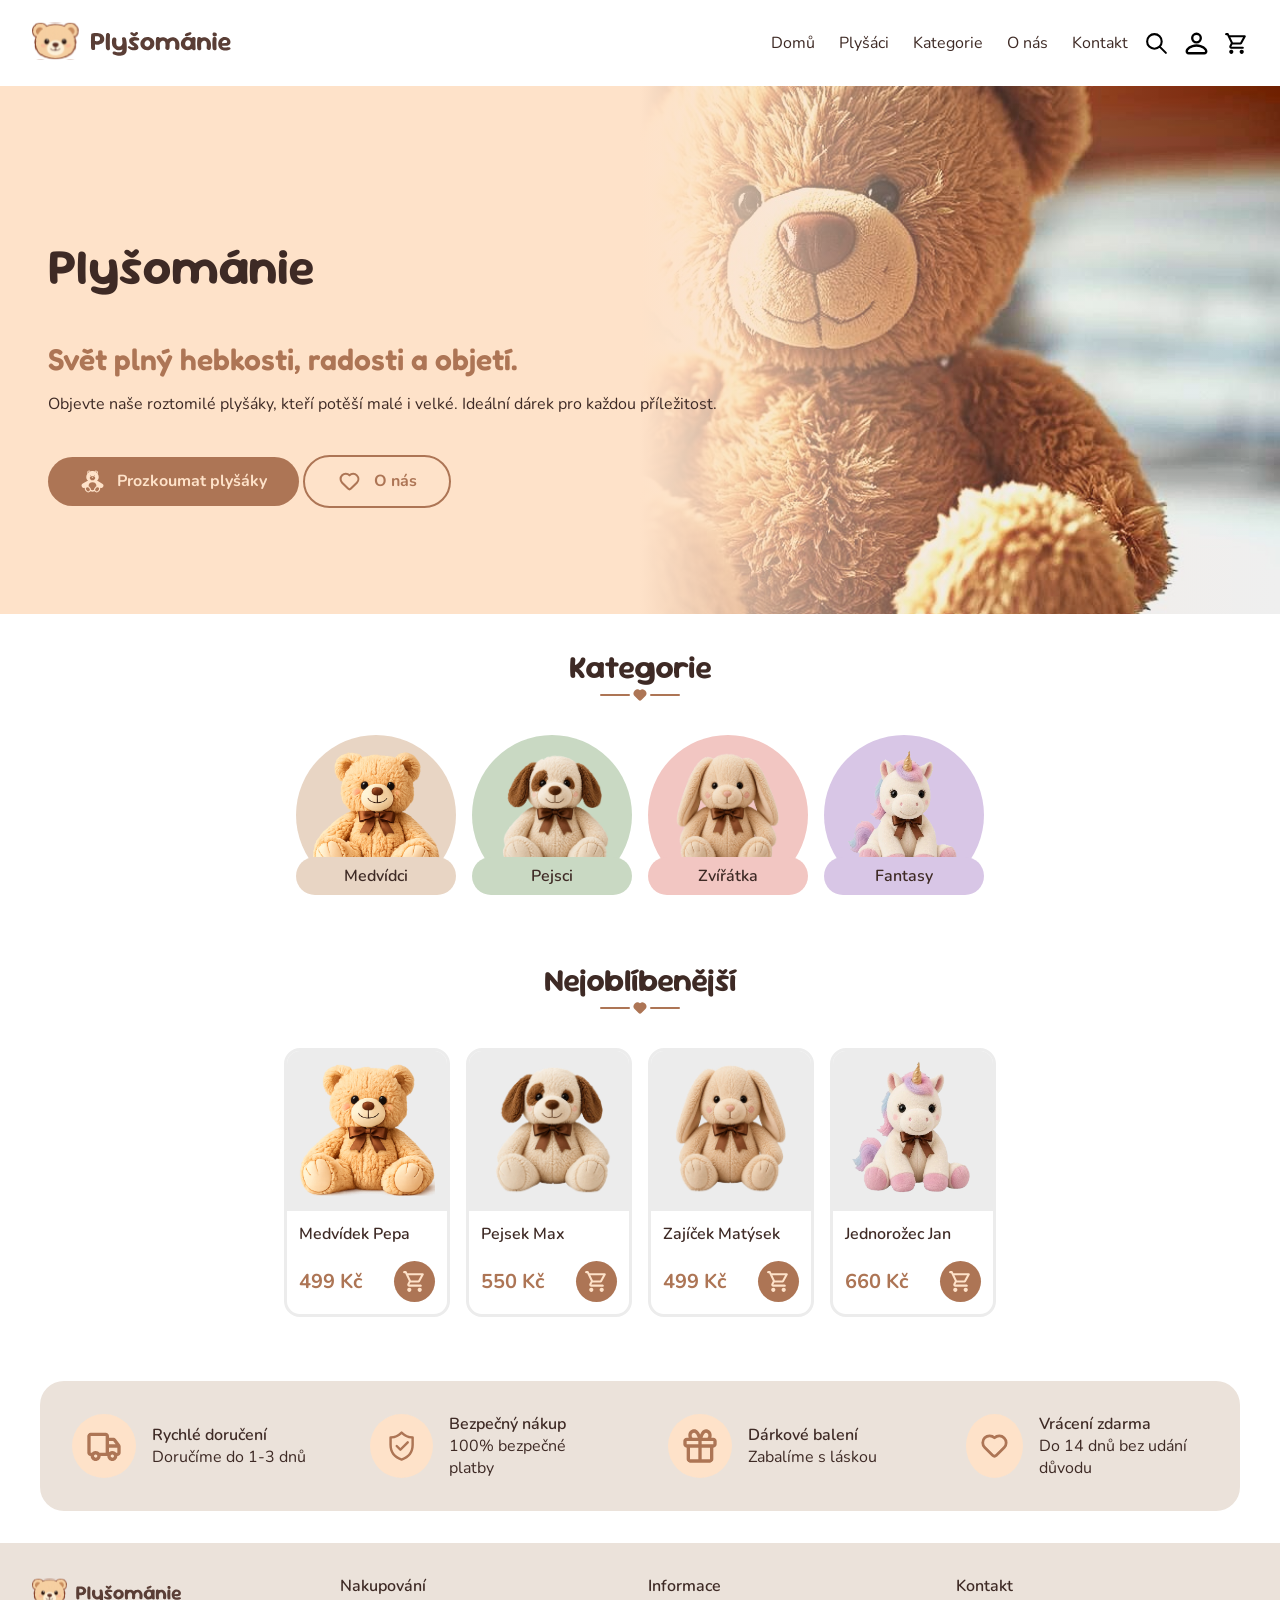
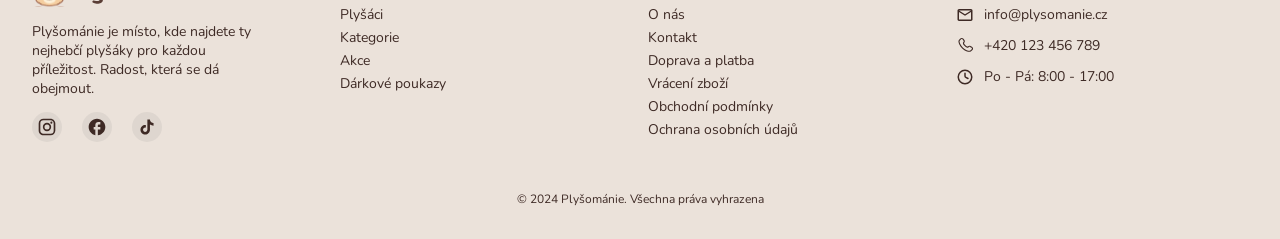
<file: index.html>
<!DOCTYPE html>
<html lang="cs">

<head>
    <meta charset="UTF-8">
    <meta name="viewport" content="width=device-width, initial-scale=1.0">
    <link rel="stylesheet" href="./CSS/main.css">
    <link rel="icon" type="image/png" href="./Pictures/Logo/favicon (1)/favicon-96x96.png" sizes="96x96" />
    <link rel="icon" type="image/svg+xml" href="./Pictures/Logo/favicon (1)/favicon.svg" />
    <link rel="shortcut icon" href="./Pictures/Logo/favicon (1)/favicon.ico" />
    <link rel="apple-touch-icon" sizes="180x180" href="./Pictures/Logo/favicon (1)/apple-touch-icon.png" />
    <link rel="manifest" href="./Pictures/Logo/favicon (1)/site.webmanifest" />
    <title>Plyšománie - domovská stránka</title>
</head>

<body>
    <!-- Header -->
    <header class="header">
        <div class="header__container">
            <a href="./index.html" class="logo">
                <img src="./Pictures/Logo/Logo_a_název.svg" class="logo__image" alt="Logo">
            </a>
            <div class="header__right">
                <div class="hamburger-zone">
                    <button class="hamburger-btn">
                        <div class="hamburger">
                            <span></span>
                            <span></span>
                            <span></span>
                        </div>
                    </button>

                    <nav class="nav">
                        <ul class="nav__list">
                            <li><a href="./index.html" class="nav__link">Domů</a></li>
                            <li><a href="./HTML/Plyšáci.html" class="nav__link">Plyšáci</a></li>
                            <li><a href="./HTML/Kategorie.html" class="nav__link">Kategorie</a></li>
                            <li><a href="./HTML/O nás.html" class="nav__link">O nás</a></li>
                            <li><a href="./HTML/Kontakt.html" class="nav__link">Kontakt</a></li>
                        </ul>
                        <div class="icons">
                            <a href="#hledat" class="search-icon">
                                <svg xmlns="http://www.w3.org/2000/svg" width="25" height="25" viewBox="0 0 24 24">
                                    <path d="M0 0h24v24H0z" fill="none" />
                                    <path fill="none" stroke="#000" stroke-linecap="round" stroke-linejoin="round"
                                        stroke-width="2" d="M3 10a7 7 0 1 0 14 0a7 7 0 1 0-14 0m18 11l-6-6" />
                                </svg>
                            </a>
                            <a href="#profil" class="profile-icon">
                                <svg xmlns="http://www.w3.org/2000/svg" width="25" height="25" viewBox="0 0 16 16">
                                    <path d="M0 0h16v16H0z" fill="none" />
                                    <path fill="#000"
                                        d="M8 8.5c3.85 0 7 2.5 7 4.5a2 2 0 0 1-2 2H3a2 2 0 0 1-2-2c0-2 3.15-4.5 7-4.5M8 10c-1.61 0-3.064.526-4.092 1.234C2.798 12.001 2.5 12.733 2.5 13a.5.5 0 0 0 .5.5h10a.5.5 0 0 0 .5-.5c0-.267-.297-1-1.408-1.766C11.064 10.526 9.609 10 8 10m0-9a3.5 3.5 0 1 1 0 7a3.5 3.5 0 0 1 0-7m0 1.5a2 2 0 1 0 0 4a2 2 0 0 0 0-4" />
                                </svg>
                            </a>
                            <a href="#košík" class="cart-icon">
                                <svg xmlns="http://www.w3.org/2000/svg" width="25" height="25" viewBox="0 0 24 24">
                                    <path d="M0 0h24v24H0z" fill="none" />
                                    <path fill="#000"
                                        d="M5.588 21.413Q5 20.825 5 20t.588-1.412T7 18t1.413.588T9 20t-.587 1.413T7 22t-1.412-.587m10 0Q15 20.825 15 20t.588-1.412T17 18t1.413.588T19 20t-.587 1.413T17 22t-1.412-.587M6.15 6l2.4 5h7l2.75-5zM5.2 4h14.75q.575 0 .875.513t.025 1.037l-3.55 6.4q-.275.5-.737.775T15.55 13H8.1L7 15h11q.425 0 .713.288T19 16t-.288.713T18 17H7q-1.125 0-1.7-.987t-.05-1.963L6.6 11.6L3 4H2q-.425 0-.712-.288T1 3t.288-.712T2 2h1.625q.275 0 .525.15t.375.425zm3.35 7h7z" />
                                </svg>
                            </a>
                        </div>
                    </nav>
                </div>
            </div>
    </header>
    <!--a-->
    <!-- Hero -->
    <section class="hero">
        <div>
            <h1 class="hero__title">Plyšománie</h1>
            <span class="hero__subtitle">Svět plný hebkosti, radosti a objetí.</span>
            <p class="hero__description">Objevte naše roztomilé plyšáky, kteří potěší malé i velké. Ideální dárek pro
                každou příležitost.</p>
        </div>
        <div>
            <a href="./HTML/Plyšáci.html" class="hero__button">

                <svg xmlns="http://www.w3.org/2000/svg" width="25" height="25" viewBox="0 0 32 32">
                    <path d="M0 0h32v32H0z" fill="none" />
                    <g fill="#fee2c9">
                        <path
                            d="M15.5 10a.5.5 0 0 0-.458.299c-.053.121.01.254.104.347l.5.5a.5.5 0 0 0 .708 0l.5-.5c.093-.093.157-.226.104-.347A.5.5 0 0 0 16.5 10z" />
                        <path
                            d="M9 4.57c0 .535.168 1.031.454 1.438C8.567 7.174 8 8.584 8 10.152c0 2.216.901 3.698 2.357 4.625l-6.759 3.902A3 3 0 0 0 6.4 23.98a3.5 3.5 0 0 0 .423 3.438l.895 1.203a3.5 3.5 0 0 0 5.62-.004A8 8 0 0 0 16 29.07c.937 0 1.836-.16 2.671-.457a3.5 3.5 0 0 0 5.622.008l.896-1.203a3.5 3.5 0 0 0 .42-3.445a3 3 0 0 0 2.906-5.244l-6.683-4.078C23.176 13.72 24 12.271 24 10.152c0-1.568-.567-2.978-1.454-4.144a2.5 2.5 0 0 0-4.032-2.956c-.846-.313-1.707-.482-2.514-.482s-1.668.169-2.514.482A2.5 2.5 0 0 0 9 4.57m2.5-1.5c.396 0 .756.154 1.024.404a9.2 9.2 0 0 0-2.38 1.738A1.5 1.5 0 0 1 11.5 3.07M21 22.112a3.5 3.5 0 0 0-1.426 1.126l-.896 1.203a3.5 3.5 0 0 0-.69 2.219c-.61.264-1.282.41-1.988.41c-.702 0-1.37-.144-1.976-.405a3.5 3.5 0 0 0-.69-2.224l-.896-1.203A3.5 3.5 0 0 0 11 22.107v-.037a5 5 0 0 1 10 0zM22 4.57c0 .23-.052.448-.144.642a9.2 9.2 0 0 0-2.38-1.738A1.5 1.5 0 0 1 22 4.57M13.5 9a.5.5 0 1 1 0-1a.5.5 0 0 1 0 1m2.5 5.5c-1.933 0-3.5-1.62-3.5-3S14.067 9 16 9s3.5 1.12 3.5 2.5s-1.567 3-3.5 3m3-6a.5.5 0 1 1-1 0a.5.5 0 0 1 1 0m-7.736 15.65l.896 1.204a2 2 0 1 1-3.209 2.389l-.896-1.204a2 2 0 1 1 3.209-2.388m9.484 0a2 2 0 0 1 3.208 2.39l-.895 1.203a2 2 0 1 1-3.209-2.389z" />
                    </g>
                </svg>


                <span class="hero__button--primary">
                    Prozkoumat plyšáky
                </span></a>
            <a href="./HTML/O nás.html" class="hero__button hero__button--secondary">
                <svg xmlns="http://www.w3.org/2000/svg" width="25" height="25" viewBox="0 0 24 24">
                    <path d="M0 0h24v24H0z" fill="none" />
                    <path fill="none" stroke="#ad7555" stroke-linecap="round" stroke-linejoin="round" stroke-width="2"
                        d="M19.071 13.142L13.414 18.8a2 2 0 0 1-2.828 0l-5.657-5.657A5 5 0 1 1 12 6.072a5 5 0 0 1 7.071 7.07" />
                </svg>

                <span class="button__text--secondary">
                    O nás
                </span>
            </a>
        </div>
    </section>

    <div class="section__container">
        <!-- Kategorie -->
        <section class="section">
            <div class="section__header">
                <h2 class="section__title">Kategorie</h2>
                <div class="underline-container">
                    <span class="underline"></span><svg xmlns="http://www.w3.org/2000/svg" width="16" height="16"
                        viewBox="0 0 24 24">
                        <path d="M0 0h24v24H0z" fill="none" />
                        <path fill="#ad7555" fill-rule="evenodd"
                            d="M4.222 5.364A6 6 0 0 1 12 4.758a6.002 6.002 0 0 1 7.778 9.091l-5.657 5.657a3 3 0 0 1-4.242 0L4.222 13.85a6 6 0 0 1 0-8.485"
                            clip-rule="evenodd" />
                    </svg>
                    <span class="underline"></span>
                </div>
            </div>
            <div class="categories">
                <div class="categories_item">
                    <a href="./HTML/Plyšáci.html#Medvídci" class="categories__item--bears">
                        <div class="categories__circle--bears"></div>
                        <img class="categories__image" src="./Pictures/Animals/Medved.webp" alt="Medvídci">
                        <span class="categories__title--bears">Medvídci</span>
                    </a>
                </div>
                <div class="categories_item">
                    <a href="./HTML/Plyšáci.html#Pejsci" class="categories__item--dogs">
                        <div class="categories__circle--dogs"></div>
                        <img class="categories__image" src="./Pictures/Animals/Pes.webp" alt="Pejsci">
                        <span class="categories__title--dogs">Pejsci</span>
                    </a>
                </div>
                <div class="categories_item">
                    <a href="./HTML/Plyšáci.html#Zvířátka" class="categories__item--animals">
                        <div class="categories__circle--animals"></div>
                        <img class="categories__image" src="./Pictures/Animals/Zajic.webp" alt="Zvířátka">
                        <span class="categories__title--animals">Zvířátka</span>
                    </a>
                </div>
                <div class="categories_item">
                    <a href="./HTML/Plyšáci.html#Fantasy" class="categories__item--fantasy">
                        <div class="categories__circle--fantasy"></div>
                        <img class="categories__image" src="./Pictures/Animals/Jednorozec.webp" alt="Fantasy">
                        <span class="categories__title--fantasy">Fantasy</span>
                    </a>
                </div>
            </div>
            <a href="./HTML/Kategorie.html" class="categories__button">
                <span class="button__text--tertiary">
                    Zobrazit další kategorie
                </span>
                <span>
                    <svg xmlns="http://www.w3.org/2000/svg" width="25" height="25" viewBox="0 0 24 24">
                        <path d="M0 0h24v24H0z" fill="none" />
                        <path fill="none" stroke="#ad7555" stroke-linecap="round" stroke-linejoin="round"
                            stroke-width="2" d="M5 12h14m-6 6l6-6m-6-6l6 6" />
                    </svg>
                </span>
            </a>
        </section>

        <!-- Nejoblíbenější -->
        <section class="section">
            <div class="section__header">
                <h2 class="section__title">Nejoblíbenější</h2>
                <div class="underline-container">
                    <span class="underline"></span><svg xmlns="http://www.w3.org/2000/svg" width="16" height="16"
                        viewBox="0 0 24 24">
                        <path d="M0 0h24v24H0z" fill="none" />
                        <path fill="#ad7555" fill-rule="evenodd"
                            d="M4.222 5.364A6 6 0 0 1 12 4.758a6.002 6.002 0 0 1 7.778 9.091l-5.657 5.657a3 3 0 0 1-4.242 0L4.222 13.85a6 6 0 0 1 0-8.485"
                            clip-rule="evenodd" />
                    </svg>
                    <span class="underline"></span>
                </div>
            </div>
            <div class="cards">
                <div class="cards__item">
                    <a class="cards__picture" href="./HTML/Produkt.html">
                        <img src="./Pictures/Animals/Medved.webp" alt="Medvídek" class="cards__image">
                    </a>
                    <div class="cards__info">
                        <a class="cards__name" href="./HTML/Produkt.html">Medvídek Pepa</a>
                        <div class="cards__footer">
                            <span class="cards__price">499 Kč</span>
                            <button role="button" href="#košík" class="cards__footer__button">
                                <svg xmlns="http://www.w3.org/2000/svg" width="25" height="25" viewBox="0 0 24 24">
                                    <path d="M0 0h24v24H0z" fill="none" />
                                    <path fill="#fee2c9"
                                        d="M5.588 21.413Q5 20.825 5 20t.588-1.412T7 18t1.413.588T9 20t-.587 1.413T7 22t-1.412-.587m10 0Q15 20.825 15 20t.588-1.412T17 18t1.413.588T19 20t-.587 1.413T17 22t-1.412-.587M6.15 6l2.4 5h7l2.75-5zM5.2 4h14.75q.575 0 .875.513t.025 1.037l-3.55 6.4q-.275.5-.737.775T15.55 13H8.1L7 15h11q.425 0 .713.288T19 16t-.288.713T18 17H7q-1.125 0-1.7-.987t-.05-1.963L6.6 11.6L3 4H2q-.425 0-.712-.288T1 3t.288-.712T2 2h1.625q.275 0 .525.15t.375.425zm3.35 7h7z" />
                                </svg>
                            </button>
                        </div>
                    </div>
                </div>
                <div class="cards__item">
                    <a class="cards__picture" href="./HTML/Produkt.html">
                        <img src="./Pictures/Animals/Pes.webp" alt="Pejsek" class="cards__image">
                    </a>
                    <div class="cards__info">
                        <a class="cards__name" href="./HTML/Produkt.html">Pejsek Max</a>
                        <div class="cards__footer">
                            <span class="cards__price">550 Kč</span>
                            <button role="button" href="#košík" class="cards__footer__button">
                                <svg xmlns="http://www.w3.org/2000/svg" width="25" height="25" viewBox="0 0 24 24">
                                    <path d="M0 0h24v24H0z" fill="none" />
                                    <path fill="#fee2c9"
                                        d="M5.588 21.413Q5 20.825 5 20t.588-1.412T7 18t1.413.588T9 20t-.587 1.413T7 22t-1.412-.587m10 0Q15 20.825 15 20t.588-1.412T17 18t1.413.588T19 20t-.587 1.413T17 22t-1.412-.587M6.15 6l2.4 5h7l2.75-5zM5.2 4h14.75q.575 0 .875.513t.025 1.037l-3.55 6.4q-.275.5-.737.775T15.55 13H8.1L7 15h11q.425 0 .713.288T19 16t-.288.713T18 17H7q-1.125 0-1.7-.987t-.05-1.963L6.6 11.6L3 4H2q-.425 0-.712-.288T1 3t.288-.712T2 2h1.625q.275 0 .525.15t.375.425zm3.35 7h7z" />
                                </svg>
                            </button>
                        </div>

                    </div>
                </div>
                <div class="cards__item">
                    <a class="cards__picture" href="./HTML/Produkt.html">
                        <img src="./Pictures/Animals/Zajic.webp" alt="Zajíček" class="cards__image">
                    </a>
                    <div class="cards__info">
                        <a class="cards__name" href="./HTML/Produkt.html">Zajíček Matýsek</a>
                        <div class="cards__footer">
                            <span class="cards__price">499 Kč</span>
                            <button role="button" href="#košík" class="cards__footer__button">
                                <svg xmlns="http://www.w3.org/2000/svg" width="25" height="25" viewBox="0 0 24 24">
                                    <path d="M0 0h24v24H0z" fill="none" />
                                    <path fill="#fee2c9"
                                        d="M5.588 21.413Q5 20.825 5 20t.588-1.412T7 18t1.413.588T9 20t-.587 1.413T7 22t-1.412-.587m10 0Q15 20.825 15 20t.588-1.412T17 18t1.413.588T19 20t-.587 1.413T17 22t-1.412-.587M6.15 6l2.4 5h7l2.75-5zM5.2 4h14.75q.575 0 .875.513t.025 1.037l-3.55 6.4q-.275.5-.737.775T15.55 13H8.1L7 15h11q.425 0 .713.288T19 16t-.288.713T18 17H7q-1.125 0-1.7-.987t-.05-1.963L6.6 11.6L3 4H2q-.425 0-.712-.288T1 3t.288-.712T2 2h1.625q.275 0 .525.15t.375.425zm3.35 7h7z" />
                                </svg>
                            </button>
                        </div>

                    </div>
                </div>
                <div class="cards__item">
                    <a class="cards__picture" href="./HTML/Produkt.html">
                        <img src="./Pictures/Animals/Jednorozec.webp" alt="Jednorozec" class="cards__image">
                    </a>
                    <div class="cards__info">
                        <a class="cards__name" href="./HTML/Produkt.html">Jednorožec Jan</a>
                        <div class="cards__footer">
                            <span class="cards__price">660 Kč</span>
                            <button role="button" href="#košík" class="cards__footer__button">
                                <svg xmlns="http://www.w3.org/2000/svg" width="25" height="25" viewBox="0 0 24 24">
                                    <path d="M0 0h24v24H0z" fill="none" />
                                    <path fill="#fee2c9"
                                        d="M5.588 21.413Q5 20.825 5 20t.588-1.412T7 18t1.413.588T9 20t-.587 1.413T7 22t-1.412-.587m10 0Q15 20.825 15 20t.588-1.412T17 18t1.413.588T19 20t-.587 1.413T17 22t-1.412-.587M6.15 6l2.4 5h7l2.75-5zM5.2 4h14.75q.575 0 .875.513t.025 1.037l-3.55 6.4q-.275.5-.737.775T15.55 13H8.1L7 15h11q.425 0 .713.288T19 16t-.288.713T18 17H7q-1.125 0-1.7-.987t-.05-1.963L6.6 11.6L3 4H2q-.425 0-.712-.288T1 3t.288-.712T2 2h1.625q.275 0 .525.15t.375.425zm3.35 7h7z" />
                                </svg>
                            </button>
                        </div>
                    </div>
                </div>
            </div>
            <a href="./HTML/Plyšáci.html" class="cards__button">
                <span class="button__text--tertiary">
                    Zobrazit všechny plyšáky
                </span>
                <span>
                    <svg xmlns="http://www.w3.org/2000/svg" width="25" height="25" viewBox="0 0 24 24">
                        <path d="M0 0h24v24H0z" fill="none" />
                        <path fill="none" stroke="#ad7555" stroke-linecap="round" stroke-linejoin="round"
                            stroke-width="2" d="M5 12h14m-6 6l6-6m-6-6l6 6" />
                    </svg>
                </span>
            </a>
        </section>


        <section class="benefits">
            <ul class="benefits__list">
                <li class="benefit">
                    <svg xmlns="http://www.w3.org/2000/svg" width="40" height="40" viewBox="0 0 24 24"
                        class="benefit__icon">
                        <path d="M0 0h24v24H0z" fill="none" />
                        <path fill="#ad7555"
                            d="M19.1 7.8c-.38-.5-.97-.8-1.6-.8H15V6c0-1.1-.9-2-2-2H4c-1.1 0-2 .9-2 2v10c0 1.1.9 2 2 2c0 1.65 1.35 3 3 3s3-1.35 3-3h4c0 1.65 1.35 3 3 3s3-1.35 3-3c1.1 0 2-.9 2-2v-3.67c0-.43-.14-.86-.4-1.2zM17.5 9l1.5 2h-4V9zM7 19a1.003 1.003 0 0 1-.87-1.5c.37-.63 1.36-.63 1.73 0c.09.15.13.32.13.49c0 .55-.45 1-1 1Zm2.23-3s-.05-.05-.08-.07c-.06-.06-.12-.11-.17-.16c-.12-.11-.25-.21-.38-.29a3 3 0 0 0-.67-.32c-.07-.02-.14-.05-.21-.07Q7.375 15 7 15c-.375 0-.49.04-.72.09c-.07.02-.14.05-.21.07c-.16.05-.31.11-.45.19c-.07.04-.15.08-.22.13c-.13.09-.26.18-.38.29c-.06.05-.12.1-.18.16c-.02.03-.05.04-.08.07h-.77V6h9v10H9.22ZM17 19a1.003 1.003 0 0 1-.87-1.5c.37-.63 1.36-.63 1.73 0c.09.15.13.32.13.49c0 .55-.45 1-1 1Zm3-3h-.77s-.05-.05-.08-.07c-.06-.06-.12-.11-.17-.16c-.12-.11-.25-.21-.38-.29a3 3 0 0 0-.67-.32c-.07-.02-.14-.05-.21-.07Q17.375 15 17 15c-.375 0-.47.04-.7.09c-.06.01-.12.03-.18.05c-.18.06-.36.13-.52.22l-.12.06c-.17.1-.33.21-.48.35v-2.76h5v3Z" />
                    </svg>
                    <div class="benefit__text">
                        <span class="benefit__title">Rychlé doručení</span>
                        <p class="benefit__description">Doručíme do 1-3 dnů</p>
                    </div>
                </li>
                <li class="benefit">
                    <svg xmlns="http://www.w3.org/2000/svg" width="40" height="40" viewBox="0 0 16 16"
                        class="benefit__icon">
                        <path d="M0 0h16v16H0z" fill="none" />
                        <path fill="#ad7555"
                            d="M10.854 6.854a.5.5 0 0 0-.708-.708L7.5 8.793L6.354 7.646a.5.5 0 1 0-.708.708l1.5 1.5a.5.5 0 0 0 .708 0zm-2.5-4.707a.5.5 0 0 0-.707 0C6.404 3.388 5.03 4 3.5 4a.5.5 0 0 0-.5.5v3.001c0 3.219 1.641 5.407 4.842 6.473a.5.5 0 0 0 .316 0C11.358 12.908 13 10.72 13 7.501V4.5a.5.5 0 0 0-.5-.5c-1.531 0-2.905-.61-4.145-1.853M4 4.98c1.48-.112 2.814-.726 4-1.792c1.185 1.066 2.52 1.68 4 1.792V7.5c0 1.434-.363 2.565-1.021 3.444c-.638.852-1.609 1.543-2.979 2.027c-1.37-.483-2.341-1.175-2.979-2.027C4.363 10.065 4 8.935 4 7.501z" />
                    </svg>
                    <div class="benefit__text">
                        <span class="benefit__title">Bezpečný nákup</span>
                        <p class="benefit__description">100% bezpečné platby</p>
                    </div>
                </li>
                <li class="benefit">
                    <svg xmlns="http://www.w3.org/2000/svg" width="40" height="40" viewBox="0 0 24 24"
                        class="benefit__icon">
                        <path d="M0 0h24v24H0z" fill="none" />
                        <path fill="#ad7555"
                            d="M20 7h-1.21c.13-.41.21-.9.21-1.5C19 3.57 17.43 2 15.5 2c-1.62 0-2.7 1.48-3.4 3.09C11.41 3.58 10.27 2 8.5 2C6.57 2 5 3.57 5 5.5c0 .6.08 1.09.21 1.5H4c-1.1 0-2 .9-2 2v2c0 1.1.9 2 2 2v7c0 1.1.9 2 2 2h12c1.1 0 2-.9 2-2v-7c1.1 0 2-.9 2-2V9c0-1.1-.9-2-2-2m-4.5-3c.83 0 1.5.67 1.5 1.5C17 7 16.37 7 16 7h-2.48c.51-1.58 1.25-3 1.98-3M7 5.5C7 4.67 7.67 4 8.5 4c.89 0 1.71 1.53 2.2 3H8c-.37 0-1 0-1-1.5M4 9h7v2H4zm2 11v-7h5v7zm12 0h-5v-7h5zm-5-9V9.08s.01-.06.02-.08H20v2z" />
                    </svg>
                    <div class="benefit__text">
                        <span class="benefit__title">Dárkové balení</span>
                        <p class="benefit__description">Zabalíme s láskou</p>
                    </div>
                </li>
                <li class="benefit">
                    <svg xmlns="http://www.w3.org/2000/svg" width="40" height="40" viewBox="0 0 24 24"
                        class="benefit__icon">
                        <path d="M0 0h24v24H0z" fill="none" />
                        <path fill="none" stroke="#ad7555" stroke-linecap="round" stroke-linejoin="round"
                            stroke-width="2"
                            d="M19.071 13.142L13.414 18.8a2 2 0 0 1-2.828 0l-5.657-5.657A5 5 0 1 1 12 6.072a5 5 0 0 1 7.071 7.07" />
                    </svg>
                    <div class="benefit__text">
                        <span class="benefit__title">Vrácení zdarma</span>
                        <p class="benefit__description">Do 14 dnů bez udání důvodu</p>
                    </div>
                </li>
            </ul>
        </section>

    </div>

    <!-- Footer -->
    <footer class="footer">
        <div class="footer__container">
            <div class="footer__brand">
                <a href="../index.html" class="footer__logo">
                    <img src="./Pictures/Logo/Logo_a_název.svg" class="footer__logo-img" alt="Logo">
                </a>
                <p class="footer__text">
                    Plyšománie je místo, kde najdete ty nejhebčí plyšáky pro každou příležitost. Radost, která se dá
                    obejmout.
                </p>
                <!-- Sociální média -->
                <div class="footer__social">
                    <a href="#instagram" class="footer__social-icon">
                        <svg xmlns="http://www.w3.org/2000/svg" width="20" height="20" viewBox="0 0 24 24">
                            <path d="M0 0h24v24H0z" fill="none" />
                            <path fill="#3e2a25"
                                d="M7.8 2h8.4C19.4 2 22 4.6 22 7.8v8.4a5.8 5.8 0 0 1-5.8 5.8H7.8C4.6 22 2 19.4 2 16.2V7.8A5.8 5.8 0 0 1 7.8 2m-.2 2A3.6 3.6 0 0 0 4 7.6v8.8C4 18.39 5.61 20 7.6 20h8.8a3.6 3.6 0 0 0 3.6-3.6V7.6C20 5.61 18.39 4 16.4 4zm9.65 1.5a1.25 1.25 0 0 1 1.25 1.25A1.25 1.25 0 0 1 17.25 8A1.25 1.25 0 0 1 16 6.75a1.25 1.25 0 0 1 1.25-1.25M12 7a5 5 0 0 1 5 5a5 5 0 0 1-5 5a5 5 0 0 1-5-5a5 5 0 0 1 5-5m0 2a3 3 0 0 0-3 3a3 3 0 0 0 3 3a3 3 0 0 0 3-3a3 3 0 0 0-3-3" />
                        </svg>

                    </a>
                    <a href="#facebook" class="footer__social-icon">
                        <svg xmlns="http://www.w3.org/2000/svg" width="20" height="20" viewBox="0 0 24 24">
                            <path d="M0 0h24v24H0z" fill="none" />
                            <path fill="#3e2a25"
                                d="M22 12c0-5.52-4.48-10-10-10S2 6.48 2 12c0 4.84 3.44 8.87 8 9.8V15H8v-3h2V9.5C10 7.57 11.57 6 13.5 6H16v3h-2c-.55 0-1 .45-1 1v2h3v3h-3v6.95c5.05-.5 9-4.76 9-9.95" />
                        </svg>
                    </a>
                    <a href="#tiktok" class="footer__social-icon">
                        <svg xmlns="http://www.w3.org/2000/svg" width="20" height="20" viewBox="0 0 24 24">
                            <path d="M0 0h24v24H0z" fill="none" />
                            <path fill="#3e2a25"
                                d="M16.6 5.82s.51.5 0 0A4.28 4.28 0 0 1 15.54 3h-3.09v12.4a2.59 2.59 0 0 1-2.59 2.5c-1.42 0-2.6-1.16-2.6-2.6c0-1.72 1.66-3.01 3.37-2.48V9.66c-3.45-.46-6.47 2.22-6.47 5.64c0 3.33 2.76 5.7 5.69 5.7c3.14 0 5.69-2.55 5.69-5.7V9.01a7.35 7.35 0 0 0 4.3 1.38V7.3s-1.88.09-3.24-1.48" />
                        </svg>
                    </a>
                </div>
            </div>

            <!-- Nakupování -->
            <div class="footer__column">
                <span class="footer__title">Nakupování</span>
                <ul class="footer__list">
                    <li><a href="./HTML/Plyšáci.html" class="footer__link">Plyšáci</a></li>
                    <li><a href="./HTML/Kategorie.html" class="footer__link">Kategorie</a></li>
                    <li><a href="#akce" class="footer__link">Akce</a></li>
                    <li><a href="#dárkové_poukazy" class="footer__link">Dárkové poukazy</a></li>
                </ul>
            </div>

            <!-- Informace -->
            <div class="footer__column">
                <span class="footer__title">Informace</span>
                <ul class="footer__list">
                    <li><a href="./HTML/O nás.html" class="footer__link">O nás</a></li>
                    <li><a href="./HTML/Kontakt.html" class="footer__link">Kontakt</a></li>
                    <li><a href="#doprava_a_platba" class="footer__link">Doprava a platba</a></li>
                    <li><a href="#vrácení_zboží" class="footer__link">Vrácení zboží</a></li>
                    <li><a href="#obchodní_podmínky" class="footer__link">Obchodní podmínky</a></li>
                    <li><a href="#ochrana_osobních_údajů" class="footer__link">Ochrana osobních údajů</a></li>
                </ul>
            </div>

            <!-- Kontakt -->
            <div class="footer__column">
                <span class="footer__title">Kontakt</span>
                <a href="mailto:info@plysomanie.cz" class="footer__link">
                    <svg xmlns="http://www.w3.org/2000/svg" width="18" height="18" viewBox="0 0 24 24">
                        <path d="M0 0h24v24H0z" fill="none" />
                        <path fill="#3e2a25"
                            d="M4 20q-.825 0-1.412-.587T2 18V6q0-.825.588-1.412T4 4h16q.825 0 1.413.588T22 6v12q0 .825-.587 1.413T20 20zm8-7L4 8v10h16V8zm0-2l8-5H4zM4 8V6v12z" />
                    </svg>

                    <span>info@plysomanie.cz</span>
                </a>
                <a href="tel:+420123456789" class="footer__link">
                    <svg xmlns="http://www.w3.org/2000/svg" width="18" height="18" viewBox="0 0 24 24">
                        <path d="M0 0h24v24H0z" fill="none" />
                        <path fill="#3e2a25"
                            d="m16.1 13.359l-.528-.532zm.456-.453l.529.532zm2.417-.317l-.358.66zm1.91 1.039l-.358.659zm.539 3.255l.529.532zm-1.42 1.412l-.53-.531zm-1.326.67l.07.747zm-9.86-4.238l.528-.532zM4.002 5.746l-.749.042zm6.474 1.451l.53.532zm.157-2.654l.6-.449zM9.374 2.86l-.601.45zM6.26 2.575l.53.532zm-1.57 1.56l-.528-.531zm7.372 7.362l.529-.532zm4.567 2.394l.455-.453l-1.058-1.064l-.455.453zm1.985-.643l1.91 1.039l.716-1.318l-1.91-1.038zm2.278 3.103l-1.42 1.413l1.057 1.063l1.42-1.412zm-2.286 1.867c-1.45.136-5.201.015-9.263-4.023l-1.057 1.063c4.432 4.407 8.65 4.623 10.459 4.454zm-9.263-4.023c-3.871-3.85-4.512-7.087-4.592-8.492l-1.498.085c.1 1.768.895 5.356 5.033 9.47zm1.376-6.18l.286-.286L9.95 6.666l-.287.285zm.515-3.921L9.974 2.41l-1.201.899l1.26 1.684zM5.733 2.043l-1.57 1.56l1.058 1.064l1.57-1.56zm4.458 5.44c-.53-.532-.53-.532-.53-.53h-.002l-.003.004a1 1 0 0 0-.127.157c-.054.08-.113.185-.163.318a2.1 2.1 0 0 0-.088 1.071c.134.865.73 2.008 2.256 3.526l1.058-1.064c-1.429-1.42-1.769-2.284-1.832-2.692c-.03-.194.001-.29.01-.312q.009-.02 0-.006a.3.3 0 0 1-.03.039l-.01.01l-.01.009zm1.343 4.546c1.527 1.518 2.676 2.11 3.542 2.242c.443.068.8.014 1.071-.087a1.5 1.5 0 0 0 .42-.236l.05-.045l.007-.006l.003-.003l.001-.002s.002-.001-.527-.533c-.53-.532-.528-.533-.528-.533l.002-.002l.002-.002l.006-.005l.01-.01l.038-.03q.014-.009-.007.002c-.025.009-.123.04-.32.01c-.414-.064-1.284-.404-2.712-1.824zm-1.56-9.62C8.954 1.049 6.95.834 5.733 2.044L6.79 3.107c.532-.529 1.476-.475 1.983.202zM4.752 5.704c-.02-.346.139-.708.469-1.036L4.163 3.604c-.537.534-.96 1.29-.909 2.184zm14.72 12.06c-.274.274-.57.428-.865.455l.139 1.494c.735-.069 1.336-.44 1.784-.885zM11.006 7.73c.985-.979 1.058-2.527.229-3.635l-1.201.899c.403.539.343 1.246-.085 1.673zm9.52 6.558c.817.444.944 1.49.367 2.064l1.058 1.064c1.34-1.333.927-3.557-.71-4.446zm-3.441-.849c.384-.382 1.002-.476 1.53-.19l.716-1.317c-1.084-.59-2.428-.427-3.304.443z" />
                    </svg>
                    <span>+420 123 456 789</span>
                </a>
                <div class="footer__address">
                    <svg xmlns="http://www.w3.org/2000/svg" width="18" height="18" viewBox="0 0 24 24">
                        <path d="M0 0h24v24H0z" fill="none" />
                        <g fill="none" stroke="#3e2a25" stroke-linecap="round" stroke-linejoin="round" stroke-width="2">
                            <circle cx="12" cy="12" r="9" />
                            <path d="M12 7v3.764a2 2 0 0 0 1.106 1.789L16 14" />
                        </g>
                    </svg>
                    <span>Po - Pá: 8:00 - 17:00</span>
                </div>
            </div>
        </div>
        <div class="footer__copyright">
            © 2024 Plyšománie. Všechna práva vyhrazena
        </div>
        <script src="./JS/hamburger.js"></script>
    </footer>
</body>

</html>
</file>
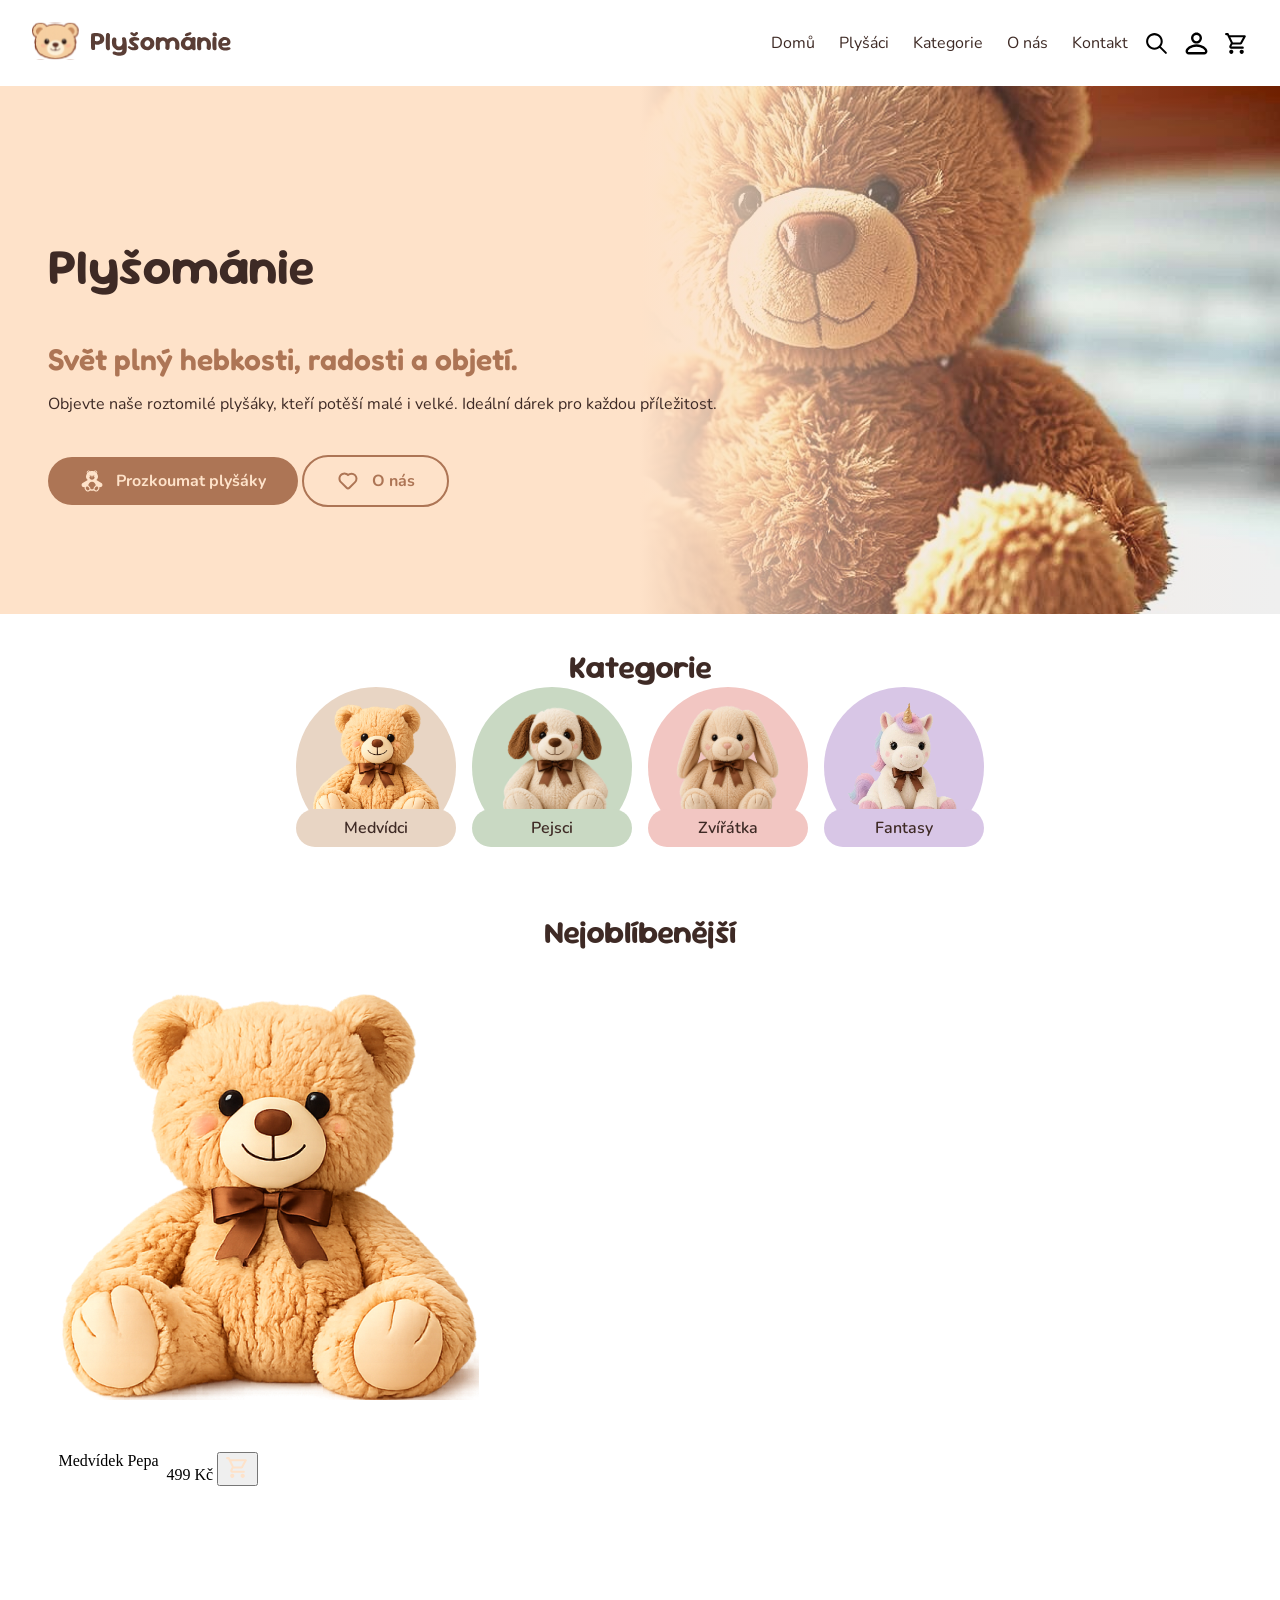
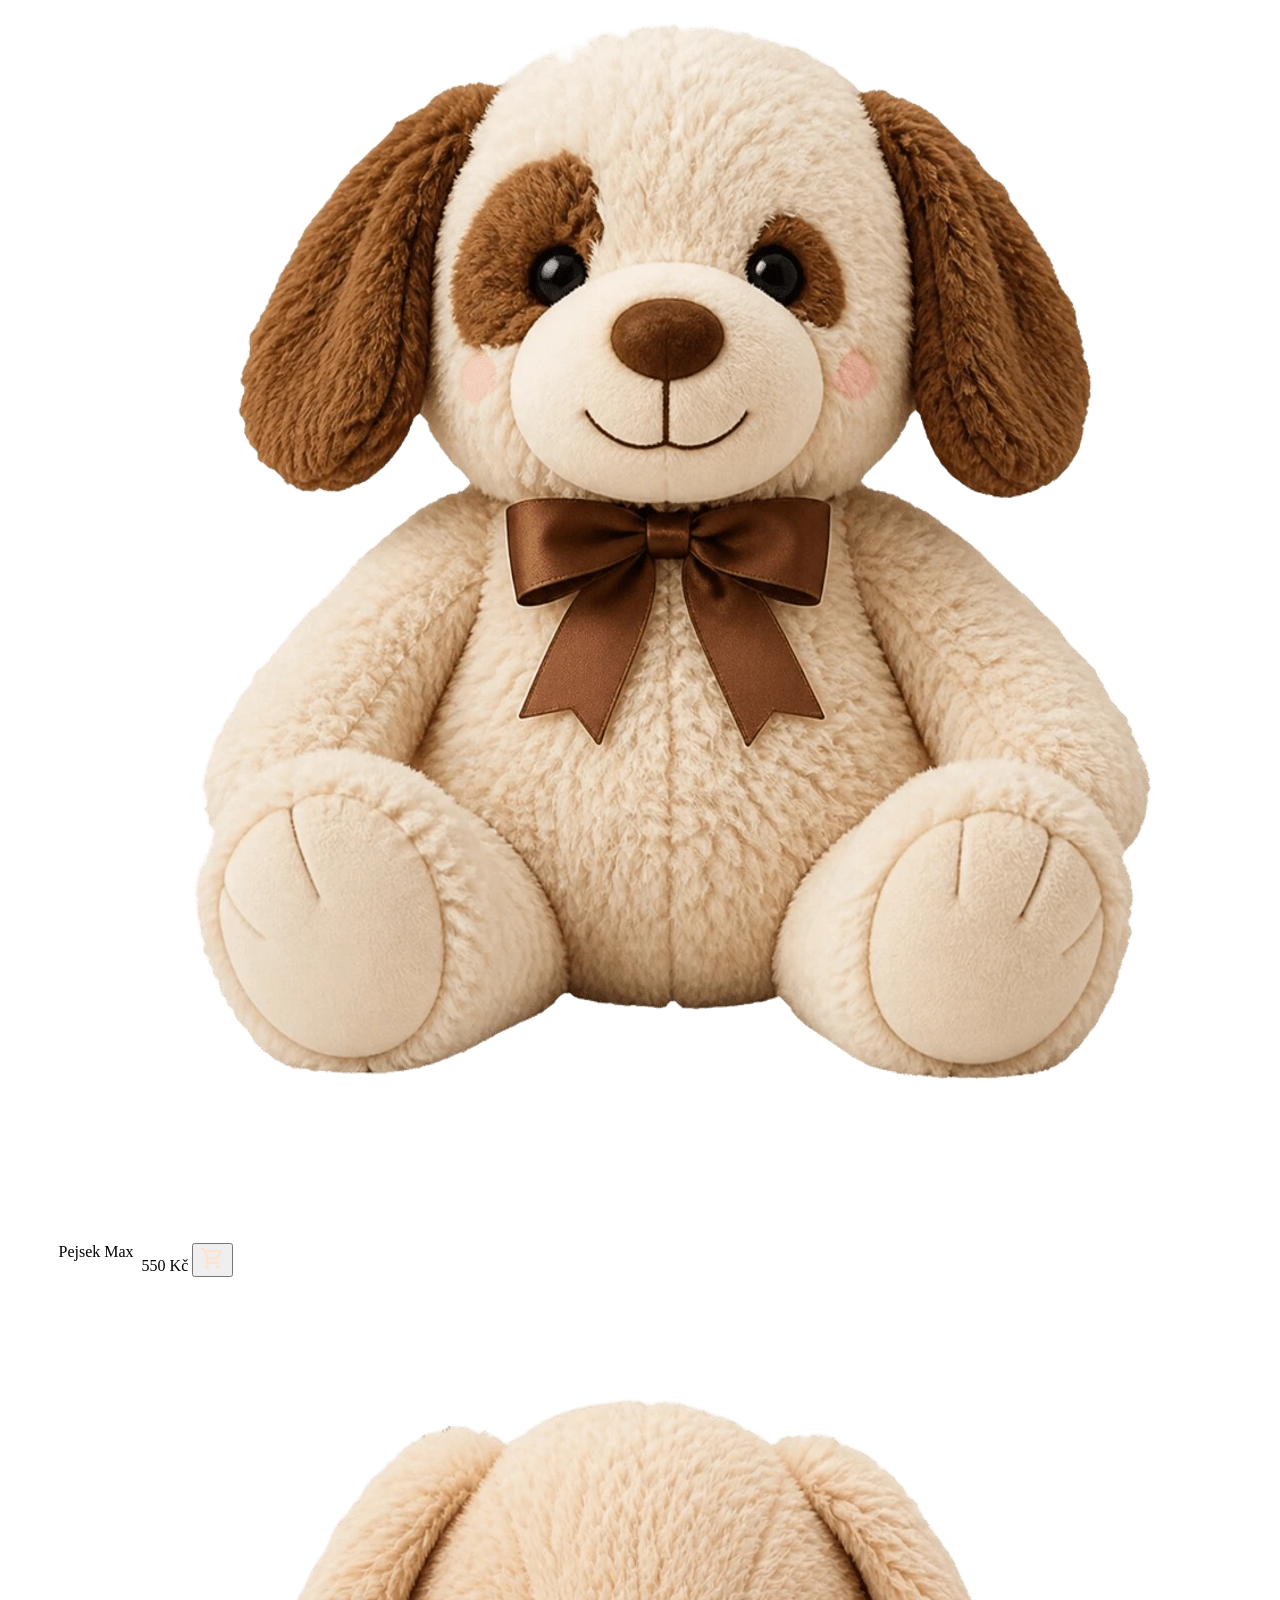
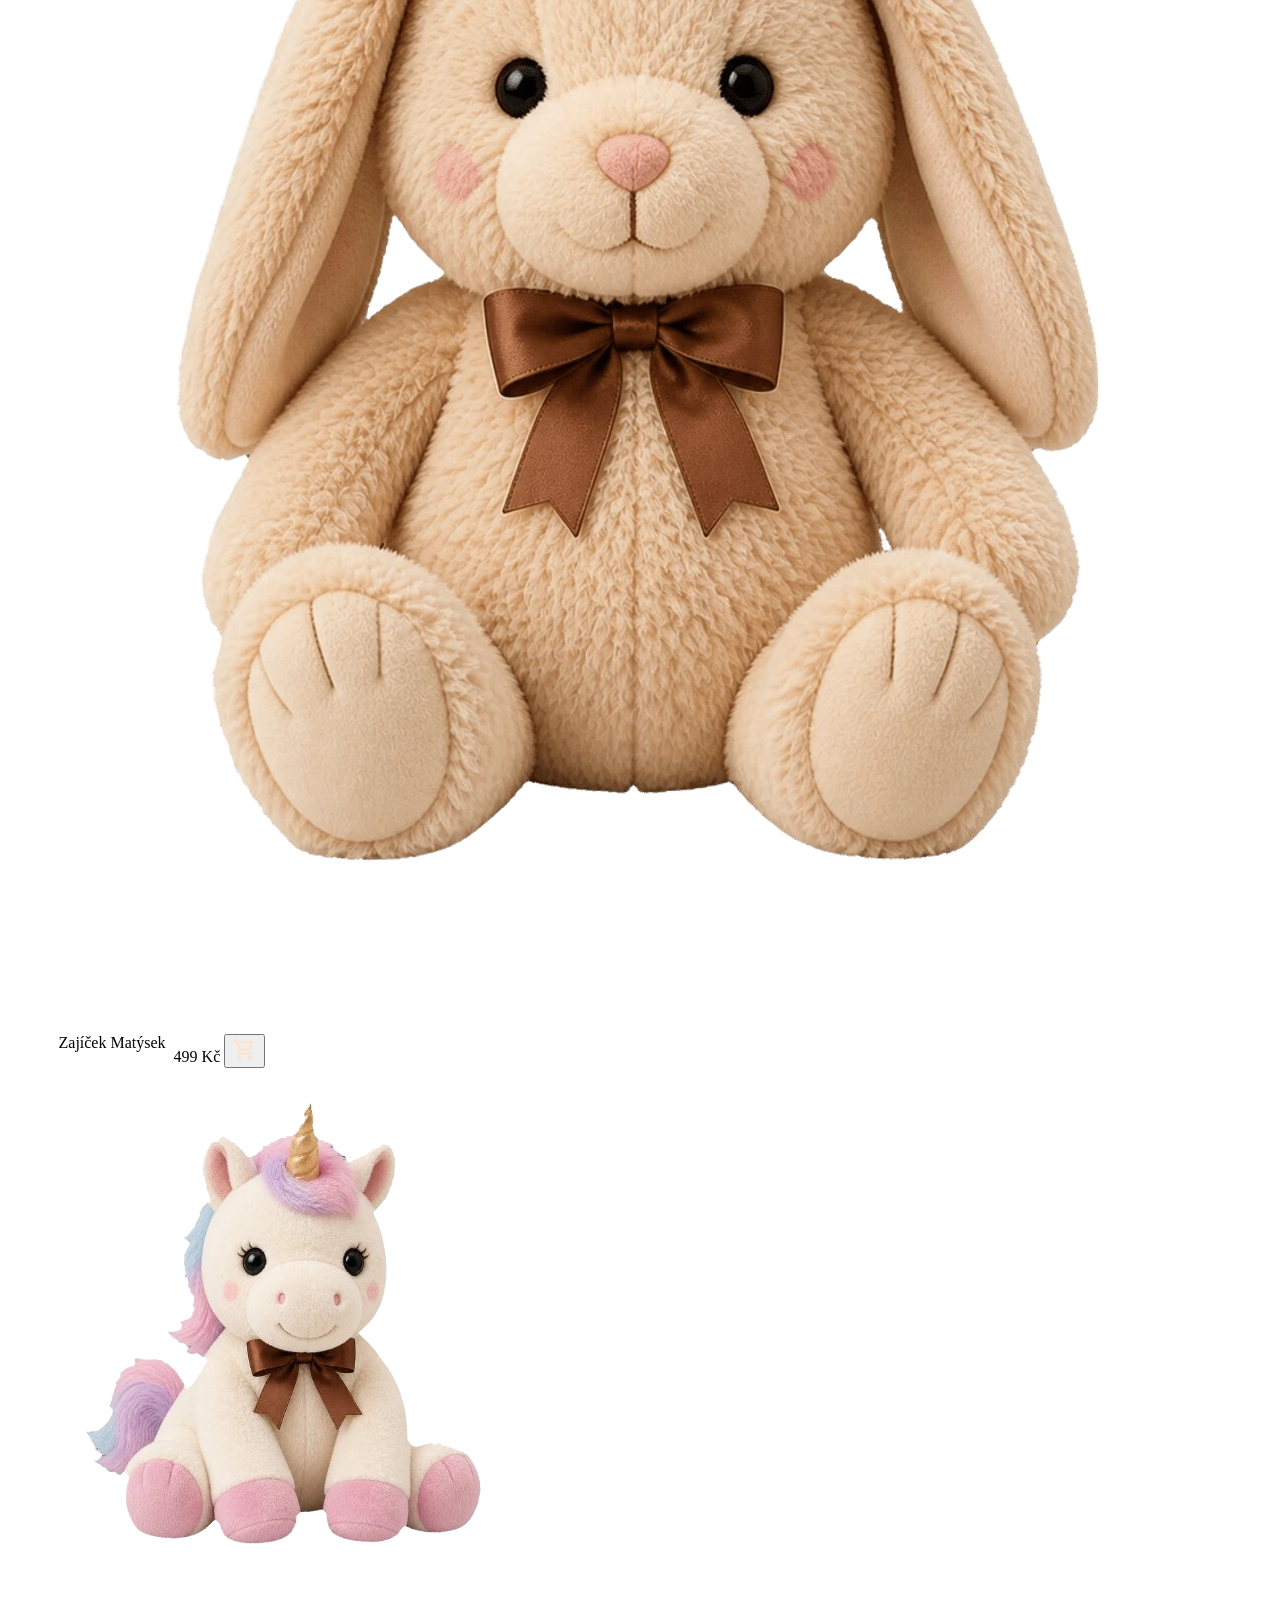
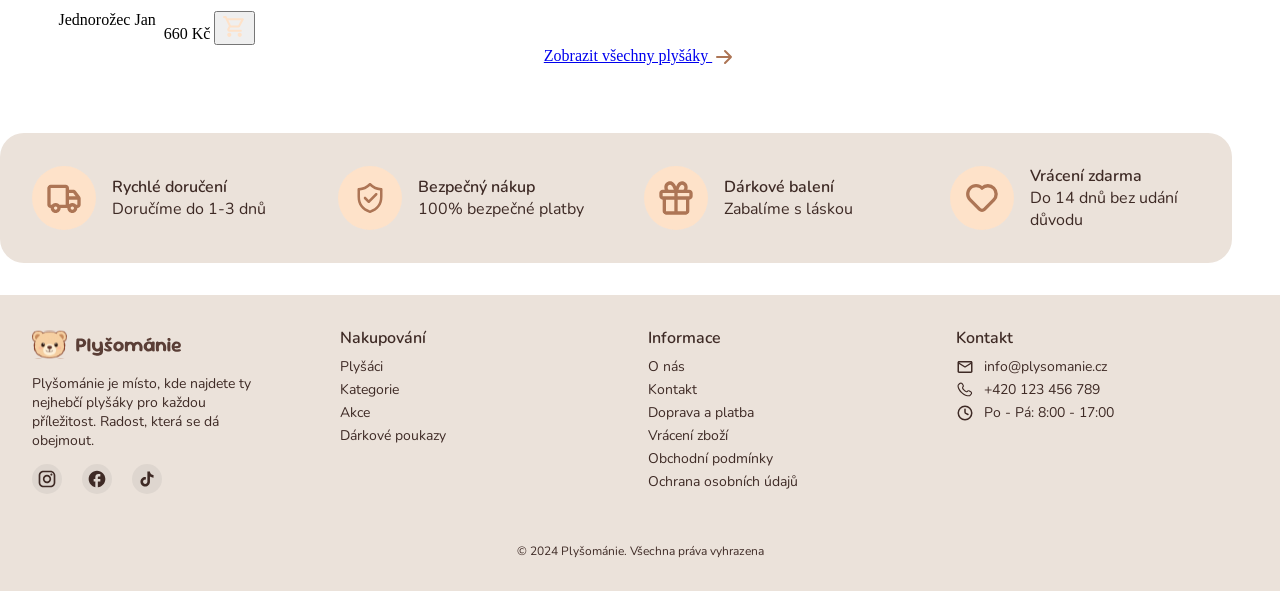
<file: Domů.html>
<!DOCTYPE html>
<html lang="cs">

<head>
    <meta charset="UTF-8">
    <meta name="viewport" content="width=device-width, initial-scale=1.0">
    <link rel="stylesheet" href="../CSS/main.css">
    <title>Plyšománie - domovská stránka</title>
</head>

<body>
    <!-- Header -->
    <header class="header">
        <div class="header__container">
            <a href="./Domů.html" class="logo">
                <img src="../Pictures/Logo/Logo_a_název.svg" class="logo__image" alt="Logo">
            </a>
            <div class="header__right">
                <div class="hamburger-zone">
                    <button class="hamburger-btn">
                        <div class="hamburger">
                            <span></span>
                            <span></span>
                            <span></span>
                        </div>
                    </button>

                    <nav class="nav">
                        <ul class="nav__list">
                            <li><a href="./Domů.html" class="nav__link">Domů</a></li>
                            <li><a href="./HTML/Plyšáci.html" class="nav__link">Plyšáci</a></li>
                            <li><a href="./HTML/Kategorie.html" class="nav__link">Kategorie</a></li>
                            <li><a href="./HTML/O nás.html" class="nav__link">O nás</a></li>
                            <li><a href="./HTML/Kontakt.html" class="nav__link">Kontakt</a></li>
                        </ul>
                        <div class="icons">
                            <a href="#hledat" class="search-icon">
                                <img src="../Pictures/Nav icons/tabler_zoom.svg" alt="Hledat">
                            </a>
                            <a href="#profil" class="profile-icon">
                                <img src="../Pictures/Nav icons/gravity-ui_person.svg" alt="Profil">
                            </a>
                            <a href="#košík" class="cart-icon">
                                <img src="../Pictures/Nav icons/mmaterial-symbols_shopping-cart-outline-rounded.svg"
                                    alt="Košík">
                            </a>
                        </div>
                    </nav>
                </div>
            </div>
    </header>

    <!-- Hero -->
    <section class="hero">
        <div>
            <h1 class="hero__title">Plyšománie</h1>
            <span class="hero__subtitle">Svět plný hebkosti, radosti a objetí.</span>
            <p class="hero__description">Objevte naše roztomilé plyšáky, kteří potěší malé i velké. Ideální dárek pro
                každou příležitost.</p>
        </div>
        <div>
            <a href="./HTML/Plyšáci.html" class="hero__button">
            <span class="hero__button--icon">
                <img src="../Pictures/Button icons/fluent-emoji-high-contrast_teddy-bear.svg" class="button-icon" alt="Plyšáci">
            </span>
            <span class="hero__button--primary">
                Prozkoumat plyšáky
            </span></a>
            <a href="./HTML/O nás.html" class="hero__button hero__button--secondary">
                <span>
                    <img src="../Pictures/Button icons/hiconamoon_heart.svg" class="button-icon" alt="O nás">
                </span>
                <span class="button__text--secondary">
                    O nás
                </span>
            </a>
        </div>
    </section>

    <!-- Kategorie -->
    <section class="section">
        <h2 class="section__title">Kategorie</h2>
        <div class="categories">
            <div class="categories_item">
                <a href="#medvídci" class="categories__item--bears">
                    <div class="categories__circle--bears"></div>
                    <img class="categories__image" src="../Pictures/Animals/Medved.webp" alt="Medvídci">
                    <span class="categories__title--bears">Medvídci</span>
                </a>
            </div>
            <div class="categories_item">
                <a href="#pejsci" class="categories__item--dogs">
                    <div class="categories__circle--dogs"></div>
                    <img class="categories__image" src="../Pictures/Animals/Pes.webp" alt="Pejsci">
                    <span class="categories__title--dogs">Pejsci</span>
                </a>
            </div>
            <div class="categories_item">
                <a href="#zvířátka" class="categories__item--animals">
                    <div class="categories__circle--animals"></div>
                    <img class="categories__image" src="../Pictures/Animals/Zajic.webp" alt="Zvířátka">
                    <span class="categories__title--animals">Zvířátka</span>
                </a>
            </div>
            <div class="categories_item">
                <a href="#fantasy" class="categories__item--fantasy">
                    <div class="categories__circle--fantasy"></div>
                    <img class="categories__image" src="../Pictures/Animals/Jednorozec.webp" alt="Fantasy">
                    <span class="categories__title--fantasy">Fantasy</span>
                </a>
            </div>
        </div>
        <a href="./HTML/Kategorie.html" class="categories__button">
            
            <span>
                Zobrazit další kategorie
            </span>
            <span>
                <img src="../Pictures/Button icons/tabler_arrow-right.svg" class="button-icon" alt="O nás">
            </span>
        </a>
    </section>

    <!-- Nejoblíbenější -->
    <section class="section">
        <h2 class="section__title">Nejoblíbenější</h2>
        <div class="products">
            <div class="products__item">
                <div class="product__picture">
                    <img src="../Pictures/Animals/Medved.webp" alt="Medvídek" class="product__image">
                </div>
                <div class="product__info">
                    <span class="product__name">Medvídek Pepa</span>
                    <div class="product__footer">
                        <span class="product__price">499 Kč</span>
                        <button role="button" href="#košík" class="product__button">
                            <img src="../Pictures/Card/pmaterial-symbols_shopping-cart-outline-rounded.svg"
                                class="product__shop-icon" alt="Do košíku">
                        </button>
                    </div>

                </div>
            </div>
            <div class="products__item">
                <div class="product__picture">
                    <img src="../Pictures/Animals/Pes.webp" alt="Pejsek" class="product__image">
                </div>
                <div class="product__info">
                    <span class="product__name">Pejsek Max</span>
                    <div class="product__footer">
                        <span class="product__price">550 Kč</span>
                        <button role="button" href="#košík" class="product__button">
                            <img src="../Pictures/Card/pmaterial-symbols_shopping-cart-outline-rounded.svg"
                                class="product__shop-icon" alt="Do košíku">
                        </button>
                    </div>

                </div>
            </div>
            <div class="products__item">
                <div class="product__picture">
                    <img src="../Pictures/Animals/Zajic.webp" alt="Zajíček" class="product__image">
                </div>
                <div class="product__info">
                    <span class="product__name">Zajíček Matýsek</span>
                    <div class="product__footer">
                        <span class="product__price">499 Kč</span>
                        <button role="button" href="#košík" class="product__button">
                            <img src="../Pictures/Card/pmaterial-symbols_shopping-cart-outline-rounded.svg"
                                class="product__shop-icon" alt="Do košíku">
                        </button>
                    </div>

                </div>
            </div>
            <div class="products__item">
                <div class="product__picture">
                    <img src="../Pictures/Animals/Jednorozec.webp" alt="Jednorozec" class="product__image">
                </div>
                <div class="product__info">
                    <span class="product__name">Jednorožec Jan</span>
                    <div class="product__footer">
                        <span class="product__price">660 Kč</span>
                        <button role="button" href="#košík" class="product__button">
                            <img src="../Pictures/Card/pmaterial-symbols_shopping-cart-outline-rounded.svg"
                                class="product__shop-icon" alt="Do košíku">
                        </button>
                    </div>

                </div>
            </div>
        </div>
        <a href="./HTML/Plyšáci.html" class="products__button">
            
            <span>
               Zobrazit všechny plyšáky 
            </span>
            <span>
                <img src="../Pictures/Button icons/tabler_arrow-right.svg" class="button-icon" alt="O nás">
            </span>
        </a>
    </section>


    <section class="benefits">
        <ul class="benefits__list">
            <li class="benefit">
                <img src="../Pictures/Benefit icons/boxicons_truck.svg" alt="Rychlé doručení" class="benefit__icon">
                <div class="benefit__text">
                    <span class="benefit__title">Rychlé doručení</span>
                    <p class="benefit__description">Doručíme do 1-3 dnů</p>
                </div>
            </li>
            <li class="benefit">
                <img src="../Pictures/Benefit icons/fluent_shield-task-16-regular.svg" alt="Bezpečný nákup"
                    class="benefit__icon">
                <div class="benefit__text">
                    <span class="benefit__title">Bezpečný nákup</span>
                    <p class="benefit__description">100% bezpečné platby</p>
                </div>
            </li>
            <li class="benefit">
                <img src="../Pictures/Benefit icons/boxicons_gift.svg" alt="Dárkové balení" class="benefit__icon">
                <div class="benefit__text">
                    <span class="benefit__title">Dárkové balení</span>
                    <p class="benefit__description">Zabalíme s láskou</p>
                </div>
            </li>
            <li class="benefit">
                <img src="../Pictures/Benefit icons/iiconamoon_heart.svg" alt="Vrácení zdarma" class="benefit__icon">
                <div class="benefit__text">
                    <span class="benefit__title">Vrácení zdarma</span>
                    <p class="benefit__description">Do 14 dnů bez udání důvodu</p>
                </div>
            </li>
        </ul>
    </section>

    <!-- Footer -->
    <footer class="footer">
        <div class="footer__container">
            <div class="footer__brand">
                <a href="./Domů.html" class="footer__logo">
                    <img src="../Pictures/Logo/Logo_a_název.svg" class="footer__logo-img" alt="Logo">
                </a>
                <p class="footer__text">
                    Plyšománie je místo, kde najdete ty nejhebčí plyšáky pro každou příležitost. Radost, která se dá
                    obejmout.
                </p>
                <!-- Sociální média -->
                <div class="footer__social">
                    <a href="#instagram" class="footer__social-icon">
                        <img src="../Pictures/Footer icons/Social media icons/mdi_instagram.svg" alt="Instagram">
                    </a>
                    <a href="#facebook" class="footer__social-icon">
                        <img src="../Pictures/Footer icons/Social media icons/ic_baseline-facebook.svg" alt="Facebook">
                    </a>
                    <a href="#tiktok" class="footer__social-icon">
                        <img src="../Pictures/Footer icons/Social media icons/ic_baseline-tiktok.svg" alt="Tiktok">
                    </a>
                </div>
            </div>

            <!-- Nakupování -->
            <div class="footer__column">
                <span class="footer__title">Nakupování</span>
                <ul class="footer__list">
                    <li><a href="./HTML/Plyšáci.html" class="footer__link">Plyšáci</a></li>
                    <li><a href="./HTML/Kategorie.html" class="footer__link">Kategorie</a></li>
                    <li><a href="#akce" class="footer__link">Akce</a></li>
                    <li><a href="#dárkové_poukazy" class="footer__link">Dárkové poukazy</a></li>
                </ul>
            </div>

            <!-- Informace -->
            <div class="footer__column">
                <span class="footer__title">Informace</span>
                <ul class="footer__list">
                    <li><a href="./HTML/O nás.html" class="footer__link">O nás</a></li>
                    <li><a href="./HTML/Kontakt.html" class="footer__link">Kontakt</a></li>
                    <li><a href="#doprava_a_platba" class="footer__link">Doprava a platba</a></li>
                    <li><a href="#vrácení_zboží" class="footer__link">Vrácení zboží</a></li>
                    <li><a href="#obchodní_podmínky" class="footer__link">Obchodní podmínky</a></li>
                    <li><a href="#ochrana_osobních_údajů" class="footer__link">Ochrana osobních údajů</a></li>
                </ul>
            </div>

            <!-- Kontakt -->
            <div class="footer__column">
                <span class="footer__title">Kontakt</span>
                <div class="footer__contacts">
                    <a href="mailto:info@plysomanie.cz" class="footer__link">
                        <img src="../Pictures/Footer icons/Contact icons/material-symbols_mail-outline-rounded.svg"
                            alt="Email">
                        <span>info@plysomanie.cz</span>
                    </a>
                    <a href="tel:+420123456789" class="footer__link">
                        <img src="../Pictures/Footer icons/Contact icons/solar_phone-linear.svg" alt="Telefon">
                        <span>+420 123 456 789</span>
                    </a>
                    <div class="footer__address">
                        <img src="../Pictures/Footer icons/Contact icons/majesticons_clock-line.svg"
                            alt="Otevírací doba">
                        <span>Po - Pá: 8:00 - 17:00</span>
                    </div>
                </div>

            </div>
        </div>
        <div class="footer__copyright">
            © 2024 Plyšománie. Všechna práva vyhrazena
        </div>
        <script src="../JS/hamburger.js"></script>
    </footer>
</body>

</html>
</file>
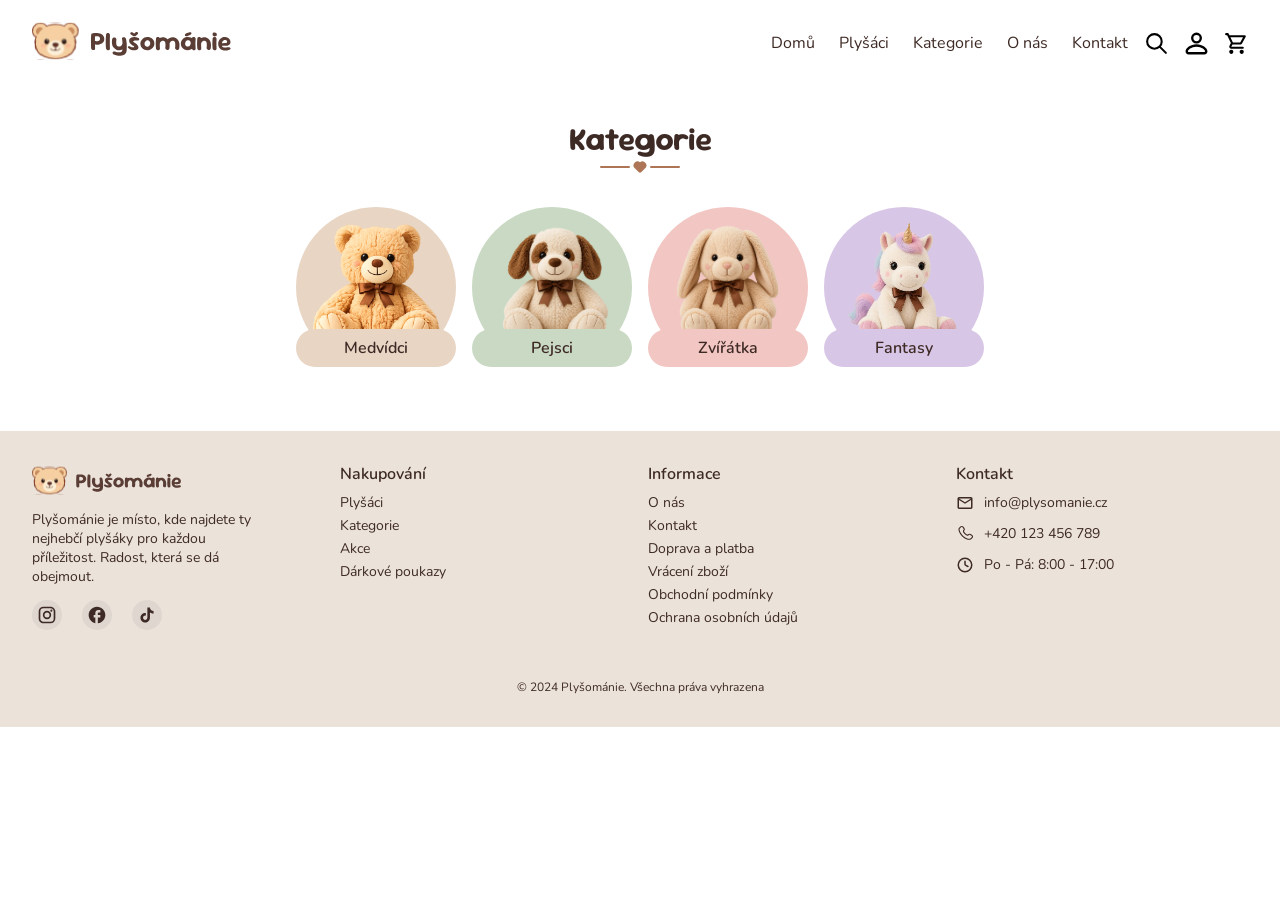
<file: HTML/Kategorie.html>
<!DOCTYPE html>
<html lang="cs">

<head>
    <meta charset="UTF-8">
    <meta name="viewport" content="width=device-width, initial-scale=1.0">
    <link rel="stylesheet" href="../CSS/main.css">
    <link rel="icon" type="image/png" href="../Pictures/Logo/favicon (1)/favicon-96x96.png" sizes="96x96" />
    <link rel="icon" type="image/svg+xml" href="../Pictures/Logo/favicon (1)/favicon.svg" />
    <link rel="shortcut icon" href="../Pictures/Logo/favicon (1)/favicon.ico" />
    <link rel="apple-touch-icon" sizes="180x180" href="../Pictures/Logo/favicon (1)/apple-touch-icon.png" />
    <link rel="manifest" href="../Pictures/Logo/favicon (1)/site.webmanifest" />
    <title>Plyšománie - kategorie</title>
</head>

<body>
    <!-- Header -->
    <header class="header">
        <div class="header__container">
            <a href="../index.html" class="logo">
                <img src="../Pictures/Logo/Logo_a_název.svg" class="logo__image" alt="Logo">
            </a>
            <div class="header__right">
                <div class="hamburger-zone">
                    <button class="hamburger-btn">
                        <div class="hamburger">
                            <span></span>
                            <span></span>
                            <span></span>
                        </div>
                    </button>

                    <nav class="nav">
                        <ul class="nav__list">
                            <li><a href="../index.html" class="nav__link">Domů</a></li>
                            <li><a href="./Plyšáci.html" class="nav__link">Plyšáci</a></li>
                            <li><a href="./Kategorie.html" class="nav__link">Kategorie</a></li>
                            <li><a href="./O nás.html" class="nav__link">O nás</a></li>
                            <li><a href="./Kontakt.html" class="nav__link">Kontakt</a></li>
                        </ul>
                        <div class="icons">
                            <a href="#hledat" class="search-icon">
                                <svg xmlns="http://www.w3.org/2000/svg" width="25" height="25" viewBox="0 0 24 24">
                                    <path d="M0 0h24v24H0z" fill="none" />
                                    <path fill="none" stroke="#000" stroke-linecap="round" stroke-linejoin="round"
                                        stroke-width="2" d="M3 10a7 7 0 1 0 14 0a7 7 0 1 0-14 0m18 11l-6-6" />
                                </svg>
                            </a>
                            <a href="#profil" class="profile-icon">
                                <svg xmlns="http://www.w3.org/2000/svg" width="25" height="25" viewBox="0 0 16 16">
                                    <path d="M0 0h16v16H0z" fill="none" />
                                    <path fill="#000"
                                        d="M8 8.5c3.85 0 7 2.5 7 4.5a2 2 0 0 1-2 2H3a2 2 0 0 1-2-2c0-2 3.15-4.5 7-4.5M8 10c-1.61 0-3.064.526-4.092 1.234C2.798 12.001 2.5 12.733 2.5 13a.5.5 0 0 0 .5.5h10a.5.5 0 0 0 .5-.5c0-.267-.297-1-1.408-1.766C11.064 10.526 9.609 10 8 10m0-9a3.5 3.5 0 1 1 0 7a3.5 3.5 0 0 1 0-7m0 1.5a2 2 0 1 0 0 4a2 2 0 0 0 0-4" />
                                </svg>
                            </a>
                            <a href="#košík" class="cart-icon">
                                <svg xmlns="http://www.w3.org/2000/svg" width="25" height="25" viewBox="0 0 24 24">
                                    <path d="M0 0h24v24H0z" fill="none" />
                                    <path fill="#000"
                                        d="M5.588 21.413Q5 20.825 5 20t.588-1.412T7 18t1.413.588T9 20t-.587 1.413T7 22t-1.412-.587m10 0Q15 20.825 15 20t.588-1.412T17 18t1.413.588T19 20t-.587 1.413T17 22t-1.412-.587M6.15 6l2.4 5h7l2.75-5zM5.2 4h14.75q.575 0 .875.513t.025 1.037l-3.55 6.4q-.275.5-.737.775T15.55 13H8.1L7 15h11q.425 0 .713.288T19 16t-.288.713T18 17H7q-1.125 0-1.7-.987t-.05-1.963L6.6 11.6L3 4H2q-.425 0-.712-.288T1 3t.288-.712T2 2h1.625q.275 0 .525.15t.375.425zm3.35 7h7z" />
                                </svg>
                            </a>
                        </div>
                    </nav>
                </div>
            </div>
    </header>

    <section class="section">
        <div class="section__header">
            <h2 class="section__title">Kategorie</h2>
            <div class="underline-container">
                <span class="underline"></span><svg xmlns="http://www.w3.org/2000/svg" width="16" height="16"
                    viewBox="0 0 24 24">
                    <path d="M0 0h24v24H0z" fill="none" />
                    <path fill="#ad7555" fill-rule="evenodd"
                        d="M4.222 5.364A6 6 0 0 1 12 4.758a6.002 6.002 0 0 1 7.778 9.091l-5.657 5.657a3 3 0 0 1-4.242 0L4.222 13.85a6 6 0 0 1 0-8.485"
                        clip-rule="evenodd" />
                </svg>
                <span class="underline"></span>
            </div>
        </div>
        <div class="categories">
            <div class="categories_item-secondary">
                <a href="../HTML/Plyšáci.html#Medvídci" class="categories__item--bears">
                    <div class="categories__circle--bears"></div>
                    <img class="categories__image" src="../Pictures/Animals/Medved.webp" alt="Medvídci">
                    <span class="categories__title--bears">Medvídci</span>
                </a>
            </div>
            <div class="categories_item-secondary">
                <a href="../HTML/Plyšáci.html#Pejsci" class="categories__item--dogs">
                    <div class="categories__circle--dogs"></div>
                    <img class="categories__image" src="../Pictures/Animals/Pes.webp" alt="Pejsci">
                    <span class="categories__title--dogs">Pejsci</span>
                </a>
            </div>
            <div class="categories_item-secondary">
                <a href="../HTML/Plyšáci.html#Zvířátka" class="categories__item--animals">
                    <div class="categories__circle--animals"></div>
                    <img class="categories__image" src="../Pictures/Animals/Zajic.webp" alt="Zvířátka">
                    <span class="categories__title--animals">Zvířátka</span>
                </a>
            </div>
            <div class="categories_item-secondary">
                <a href="../HTML/Plyšáci.html#Fantasy" class="categories__item--fantasy">
                    <div class="categories__circle--fantasy"></div>
                    <img class="categories__image" src="../Pictures/Animals/Jednorozec.webp" alt="Fantasy">
                    <span class="categories__title--fantasy">Fantasy</span>
                </a>
            </div>
        </div>
    </section>

    <!-- Footer -->
    <footer class="footer">
        <div class="footer__container">
            <div class="footer__brand">
                <a href="../index.html" class="footer__logo">
                    <img src="../Pictures/Logo/Logo_a_název.svg" class="footer__logo-img" alt="Logo">
                </a>
                <p class="footer__text">
                    Plyšománie je místo, kde najdete ty nejhebčí plyšáky pro každou příležitost. Radost, která se dá
                    obejmout.
                </p>
                <!-- Sociální média -->
                <div class="footer__social">
                    <a href="#instagram" class="footer__social-icon">
                        <svg xmlns="http://www.w3.org/2000/svg" width="20" height="20" viewBox="0 0 24 24">
                            <path d="M0 0h24v24H0z" fill="none" />
                            <path fill="#3e2a25"
                                d="M7.8 2h8.4C19.4 2 22 4.6 22 7.8v8.4a5.8 5.8 0 0 1-5.8 5.8H7.8C4.6 22 2 19.4 2 16.2V7.8A5.8 5.8 0 0 1 7.8 2m-.2 2A3.6 3.6 0 0 0 4 7.6v8.8C4 18.39 5.61 20 7.6 20h8.8a3.6 3.6 0 0 0 3.6-3.6V7.6C20 5.61 18.39 4 16.4 4zm9.65 1.5a1.25 1.25 0 0 1 1.25 1.25A1.25 1.25 0 0 1 17.25 8A1.25 1.25 0 0 1 16 6.75a1.25 1.25 0 0 1 1.25-1.25M12 7a5 5 0 0 1 5 5a5 5 0 0 1-5 5a5 5 0 0 1-5-5a5 5 0 0 1 5-5m0 2a3 3 0 0 0-3 3a3 3 0 0 0 3 3a3 3 0 0 0 3-3a3 3 0 0 0-3-3" />
                        </svg>

                    </a>
                    <a href="#facebook" class="footer__social-icon">
                        <svg xmlns="http://www.w3.org/2000/svg" width="20" height="20" viewBox="0 0 24 24">
                            <path d="M0 0h24v24H0z" fill="none" />
                            <path fill="#3e2a25"
                                d="M22 12c0-5.52-4.48-10-10-10S2 6.48 2 12c0 4.84 3.44 8.87 8 9.8V15H8v-3h2V9.5C10 7.57 11.57 6 13.5 6H16v3h-2c-.55 0-1 .45-1 1v2h3v3h-3v6.95c5.05-.5 9-4.76 9-9.95" />
                        </svg>
                    </a>
                    <a href="#tiktok" class="footer__social-icon">
                        <svg xmlns="http://www.w3.org/2000/svg" width="20" height="20" viewBox="0 0 24 24">
                            <path d="M0 0h24v24H0z" fill="none" />
                            <path fill="#3e2a25"
                                d="M16.6 5.82s.51.5 0 0A4.28 4.28 0 0 1 15.54 3h-3.09v12.4a2.59 2.59 0 0 1-2.59 2.5c-1.42 0-2.6-1.16-2.6-2.6c0-1.72 1.66-3.01 3.37-2.48V9.66c-3.45-.46-6.47 2.22-6.47 5.64c0 3.33 2.76 5.7 5.69 5.7c3.14 0 5.69-2.55 5.69-5.7V9.01a7.35 7.35 0 0 0 4.3 1.38V7.3s-1.88.09-3.24-1.48" />
                        </svg>
                    </a>
                </div>
            </div>

            <!-- Nakupování -->
            <div class="footer__column">
                <span class="footer__title">Nakupování</span>
                <ul class="footer__list">
                    <li><a href="./Plyšáci.html" class="footer__link">Plyšáci</a></li>
                    <li><a href="./Kategorie.html" class="footer__link">Kategorie</a></li>
                    <li><a href="#akce" class="footer__link">Akce</a></li>
                    <li><a href="#dárkové_poukazy" class="footer__link">Dárkové poukazy</a></li>
                </ul>
            </div>

            <!-- Informace -->
            <div class="footer__column">
                <span class="footer__title">Informace</span>
                <ul class="footer__list">
                    <li><a href="./O nás.html" class="footer__link">O nás</a></li>
                    <li><a href="./Kontakt.html" class="footer__link">Kontakt</a></li>
                    <li><a href="#doprava_a_platba" class="footer__link">Doprava a platba</a></li>
                    <li><a href="#vrácení_zboží" class="footer__link">Vrácení zboží</a></li>
                    <li><a href="#obchodní_podmínky" class="footer__link">Obchodní podmínky</a></li>
                    <li><a href="#ochrana_osobních_údajů" class="footer__link">Ochrana osobních údajů</a></li>
                </ul>
            </div>

            <!-- Kontakt -->
            <div class="footer__column">
                <span class="footer__title">Kontakt</span>
                <a href="mailto:info@plysomanie.cz" class="footer__link">
                    <svg xmlns="http://www.w3.org/2000/svg" width="18" height="18" viewBox="0 0 24 24">
                        <path d="M0 0h24v24H0z" fill="none" />
                        <path fill="#3e2a25"
                            d="M4 20q-.825 0-1.412-.587T2 18V6q0-.825.588-1.412T4 4h16q.825 0 1.413.588T22 6v12q0 .825-.587 1.413T20 20zm8-7L4 8v10h16V8zm0-2l8-5H4zM4 8V6v12z" />
                    </svg>

                    <span>info@plysomanie.cz</span>
                </a>
                <a href="tel:+420123456789" class="footer__link">
                    <svg xmlns="http://www.w3.org/2000/svg" width="18" height="18" viewBox="0 0 24 24">
                        <path d="M0 0h24v24H0z" fill="none" />
                        <path fill="#3e2a25"
                            d="m16.1 13.359l-.528-.532zm.456-.453l.529.532zm2.417-.317l-.358.66zm1.91 1.039l-.358.659zm.539 3.255l.529.532zm-1.42 1.412l-.53-.531zm-1.326.67l.07.747zm-9.86-4.238l.528-.532zM4.002 5.746l-.749.042zm6.474 1.451l.53.532zm.157-2.654l.6-.449zM9.374 2.86l-.601.45zM6.26 2.575l.53.532zm-1.57 1.56l-.528-.531zm7.372 7.362l.529-.532zm4.567 2.394l.455-.453l-1.058-1.064l-.455.453zm1.985-.643l1.91 1.039l.716-1.318l-1.91-1.038zm2.278 3.103l-1.42 1.413l1.057 1.063l1.42-1.412zm-2.286 1.867c-1.45.136-5.201.015-9.263-4.023l-1.057 1.063c4.432 4.407 8.65 4.623 10.459 4.454zm-9.263-4.023c-3.871-3.85-4.512-7.087-4.592-8.492l-1.498.085c.1 1.768.895 5.356 5.033 9.47zm1.376-6.18l.286-.286L9.95 6.666l-.287.285zm.515-3.921L9.974 2.41l-1.201.899l1.26 1.684zM5.733 2.043l-1.57 1.56l1.058 1.064l1.57-1.56zm4.458 5.44c-.53-.532-.53-.532-.53-.53h-.002l-.003.004a1 1 0 0 0-.127.157c-.054.08-.113.185-.163.318a2.1 2.1 0 0 0-.088 1.071c.134.865.73 2.008 2.256 3.526l1.058-1.064c-1.429-1.42-1.769-2.284-1.832-2.692c-.03-.194.001-.29.01-.312q.009-.02 0-.006a.3.3 0 0 1-.03.039l-.01.01l-.01.009zm1.343 4.546c1.527 1.518 2.676 2.11 3.542 2.242c.443.068.8.014 1.071-.087a1.5 1.5 0 0 0 .42-.236l.05-.045l.007-.006l.003-.003l.001-.002s.002-.001-.527-.533c-.53-.532-.528-.533-.528-.533l.002-.002l.002-.002l.006-.005l.01-.01l.038-.03q.014-.009-.007.002c-.025.009-.123.04-.32.01c-.414-.064-1.284-.404-2.712-1.824zm-1.56-9.62C8.954 1.049 6.95.834 5.733 2.044L6.79 3.107c.532-.529 1.476-.475 1.983.202zM4.752 5.704c-.02-.346.139-.708.469-1.036L4.163 3.604c-.537.534-.96 1.29-.909 2.184zm14.72 12.06c-.274.274-.57.428-.865.455l.139 1.494c.735-.069 1.336-.44 1.784-.885zM11.006 7.73c.985-.979 1.058-2.527.229-3.635l-1.201.899c.403.539.343 1.246-.085 1.673zm9.52 6.558c.817.444.944 1.49.367 2.064l1.058 1.064c1.34-1.333.927-3.557-.71-4.446zm-3.441-.849c.384-.382 1.002-.476 1.53-.19l.716-1.317c-1.084-.59-2.428-.427-3.304.443z" />
                    </svg>
                    <span>+420 123 456 789</span>
                </a>
                <div class="footer__address">
                    <svg xmlns="http://www.w3.org/2000/svg" width="18" height="18" viewBox="0 0 24 24">
                        <path d="M0 0h24v24H0z" fill="none" />
                        <g fill="none" stroke="#3e2a25" stroke-linecap="round" stroke-linejoin="round" stroke-width="2">
                            <circle cx="12" cy="12" r="9" />
                            <path d="M12 7v3.764a2 2 0 0 0 1.106 1.789L16 14" />
                        </g>
                    </svg>
                    <span>Po - Pá: 8:00 - 17:00</span>
                </div>
            </div>
        </div>
        <div class="footer__copyright">
            © 2024 Plyšománie. Všechna práva vyhrazena
        </div>
        <script src="../JS/hamburger.js"></script>
    </footer>
</body>

</html>
</file>
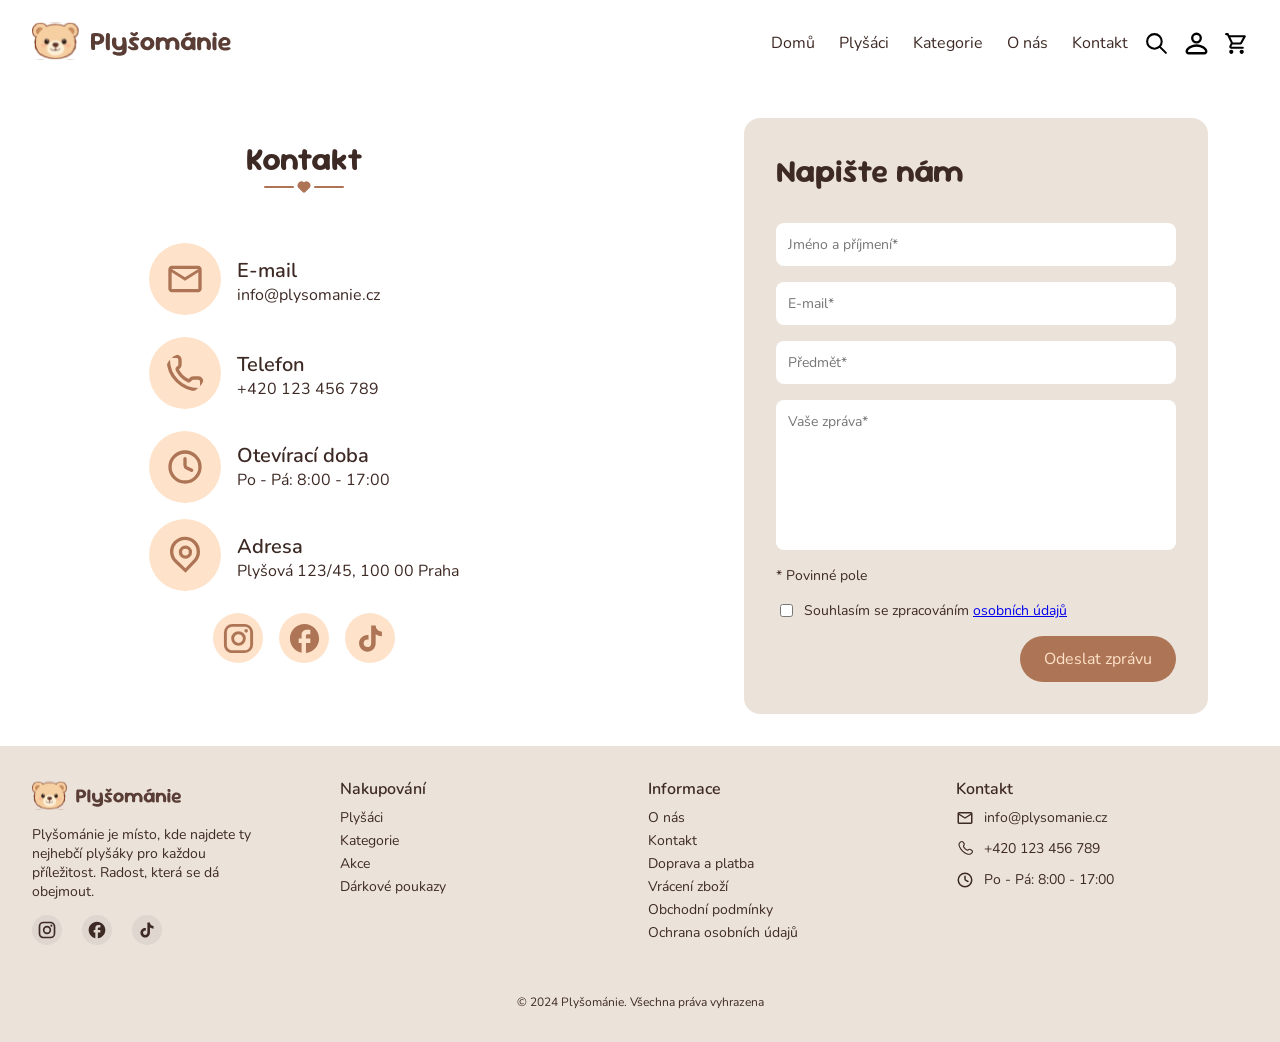
<file: HTML/Kontakt.html>
<!DOCTYPE html>
<html lang="cs">

<head>
    <meta charset="UTF-8">
    <meta name="viewport" content="width=device-width, initial-scale=1.0">
    <link rel="stylesheet" href="../CSS/main.css">
    <link rel="icon" type="image/png" href="../Pictures/Logo/favicon (1)/favicon-96x96.png" sizes="96x96" />
    <link rel="icon" type="image/svg+xml" href="../Pictures/Logo/favicon (1)/favicon.svg" />
    <link rel="shortcut icon" href="../Pictures/Logo/favicon (1)/favicon.ico" />
    <link rel="apple-touch-icon" sizes="180x180" href="../Pictures/Logo/favicon (1)/apple-touch-icon.png" />
    <link rel="manifest" href="../Pictures/Logo/favicon (1)/site.webmanifest" />
    <title>Plyšománie - kontakt</title>
</head>

<body>
    <!-- Header -->
    <header class="header">
        <div class="header__container">
            <a href="../index.html" class="logo">
                <img src="../Pictures/Logo/Logo_a_název.svg" class="logo__image" alt="Logo">
            </a>
            <div class="header__right">
                <div class="hamburger-zone">
                    <button class="hamburger-btn">
                        <div class="hamburger">
                            <span></span>
                            <span></span>
                            <span></span>
                        </div>
                    </button>

                    <nav class="nav">
                        <ul class="nav__list">
                            <li><a href="../index.html" class="nav__link">Domů</a></li>
                            <li><a href="./Plyšáci.html" class="nav__link">Plyšáci</a></li>
                            <li><a href="./Kategorie.html" class="nav__link">Kategorie</a></li>
                            <li><a href="./O nás.html" class="nav__link">O nás</a></li>
                            <li><a href="./Kontakt.html" class="nav__link">Kontakt</a></li>
                        </ul>
                        <div class="icons">
                            <a href="#hledat" class="search-icon">
                                <svg xmlns="http://www.w3.org/2000/svg" width="25" height="25" viewBox="0 0 24 24">
                                    <path d="M0 0h24v24H0z" fill="none" />
                                    <path fill="none" stroke="#000" stroke-linecap="round" stroke-linejoin="round"
                                        stroke-width="2" d="M3 10a7 7 0 1 0 14 0a7 7 0 1 0-14 0m18 11l-6-6" />
                                </svg>
                            </a>
                            <a href="#profil" class="profile-icon">
                                <svg xmlns="http://www.w3.org/2000/svg" width="25" height="25" viewBox="0 0 16 16">
                                    <path d="M0 0h16v16H0z" fill="none" />
                                    <path fill="#000"
                                        d="M8 8.5c3.85 0 7 2.5 7 4.5a2 2 0 0 1-2 2H3a2 2 0 0 1-2-2c0-2 3.15-4.5 7-4.5M8 10c-1.61 0-3.064.526-4.092 1.234C2.798 12.001 2.5 12.733 2.5 13a.5.5 0 0 0 .5.5h10a.5.5 0 0 0 .5-.5c0-.267-.297-1-1.408-1.766C11.064 10.526 9.609 10 8 10m0-9a3.5 3.5 0 1 1 0 7a3.5 3.5 0 0 1 0-7m0 1.5a2 2 0 1 0 0 4a2 2 0 0 0 0-4" />
                                </svg>
                            </a>
                            <a href="#košík" class="cart-icon">
                                <svg xmlns="http://www.w3.org/2000/svg" width="25" height="25" viewBox="0 0 24 24">
                                    <path d="M0 0h24v24H0z" fill="none" />
                                    <path fill="#000"
                                        d="M5.588 21.413Q5 20.825 5 20t.588-1.412T7 18t1.413.588T9 20t-.587 1.413T7 22t-1.412-.587m10 0Q15 20.825 15 20t.588-1.412T17 18t1.413.588T19 20t-.587 1.413T17 22t-1.412-.587M6.15 6l2.4 5h7l2.75-5zM5.2 4h14.75q.575 0 .875.513t.025 1.037l-3.55 6.4q-.275.5-.737.775T15.55 13H8.1L7 15h11q.425 0 .713.288T19 16t-.288.713T18 17H7q-1.125 0-1.7-.987t-.05-1.963L6.6 11.6L3 4H2q-.425 0-.712-.288T1 3t.288-.712T2 2h1.625q.275 0 .525.15t.375.425zm3.35 7h7z" />
                                </svg>
                            </a>
                        </div>
                    </nav>
                </div>
            </div>
    </header>
    <div class="body">
        <section class="section">
            <div class="section__header">
                <h2 class="section__title">Kontakt</h2>
                <div class="underline-container">
                    <span class="underline"></span><svg xmlns="http://www.w3.org/2000/svg" width="16" height="16"
                        viewBox="0 0 24 24">
                        <path d="M0 0h24v24H0z" fill="none" />
                        <path fill="#ad7555" fill-rule="evenodd"
                            d="M4.222 5.364A6 6 0 0 1 12 4.758a6.002 6.002 0 0 1 7.778 9.091l-5.657 5.657a3 3 0 0 1-4.242 0L4.222 13.85a6 6 0 0 1 0-8.485"
                            clip-rule="evenodd" />
                    </svg>
                    <span class="underline"></span>
                </div>
            </div>
            <ul class="contact__list">
                <li class="contact__item">
                    <a href="mailto:info@plysomanie.cz" class="contact__text-description">
                        <svg xmlns="http://www.w3.org/2000/svg" width="40" height="40" viewBox="0 0 24 24"
                            class="contact__icon">
                            <path d="M0 0h24v24H0z" fill="none" />
                            <path fill="#ad7555"
                                d="M4 20q-.825 0-1.412-.587T2 18V6q0-.825.588-1.412T4 4h16q.825 0 1.413.588T22 6v12q0 .825-.587 1.413T20 20zm8-7L4 8v10h16V8zm0-2l8-5H4zM4 8V6v12z" />
                        </svg>
                    </a>
                    <span class="contact__text">
                        <span class="contact__text-title">E-mail</span>
                        <a href="mailto:info@plysomanie.cz" class="contact__text-description">info@plysomanie.cz</a>
                    </span>
                </li>
                <li class="contact__item">
                    <a href="tel:+420123456789" class="contact__text-description">
                        <svg xmlns="http://www.w3.org/2000/svg" width="40" height="40" viewBox="0 0 24 24"
                            class="contact__icon">
                            <path d="M0 0h24v24H0z" fill="none" />
                            <path fill="none" stroke="#ad7555" stroke-linecap="round" stroke-linejoin="round"
                                stroke-width="2"
                                d="M13.832 16.568a1 1 0 0 0 1.213-.303l.355-.465A2 2 0 0 1 17 15h3a2 2 0 0 1 2 2v3a2 2 0 0 1-2 2A18 18 0 0 1 2 4a2 2 0 0 1 2-2h3a2 2 0 0 1 2 2v3a2 2 0 0 1-.8 1.6l-.468.351a1 1 0 0 0-.292 1.233a14 14 0 0 0 6.392 6.384" />
                        </svg>
                    </a>
                    <span class="contact__text">
                        <span class="contact__text-title">Telefon</span>
                        <a href="tel:+420123456789" class="contact__text-description">+420 123 456 789</a>
                    </span>
                </li>
                <li class="contact__item">
                    <svg xmlns="http://www.w3.org/2000/svg" width="40" height="40" viewBox="0 0 24 24"
                        class="contact__icon">
                        <path d="M0 0h24v24H0z" fill="none" />
                        <g fill="none" stroke="#ad7555" stroke-linecap="round" stroke-linejoin="round" stroke-width="2">
                            <circle cx="12" cy="12" r="9" />
                            <path d="M12 7v3.764a2 2 0 0 0 1.106 1.789L16 14" />
                        </g>
                    </svg>
                    <span class="contact__text">
                        <span class="contact__text-title">Otevírací doba</span>
                        <p class="contact__text-description">Po - Pá: 8:00 - 17:00</p>
                    </span>
                </li>
                <li class="contact__item">
                    <a href="https://mapy.com/en/turisticka?q=0.000000%2C%200.000000&source=coor&id=0%2C0&ds=2&x=0.0000000&y=0.0000000&z=17"
                        class="contact__text-description">
                        <svg xmlns="http://www.w3.org/2000/svg" width="40" height="40" viewBox="0 0 24 24"
                            class="contact__icon">
                            <path d="M0 0h24v24H0z" fill="none" />
                            <g fill="#ad7555" fill-rule="evenodd" clip-rule="evenodd">
                                <path d="M16.272 10.272a4 4 0 1 1-8 0a4 4 0 0 1 8 0m-2 0a2 2 0 1 1-4 0a2 2 0 0 1 4 0" />
                                <path
                                    d="M5.794 16.518a9 9 0 1 1 12.724-.312l-6.206 6.518zm11.276-1.691l-4.827 5.07l-5.07-4.827a7 7 0 1 1 9.897-.243" />
                            </g>
                        </svg>
                    </a>
                    <div class="contact__text">
                        <span class="contact__text-title">Adresa</span>
                        <a href="https://mapy.com/en/turisticka?q=0.000000%2C%200.000000&source=coor&id=0%2C0&ds=2&x=0.0000000&y=0.0000000&z=17"
                            class="contact__text-description">Plyšová 123/45, 100 00
                            Praha</a>
                    </div>
                </li>
            </ul>
            <div class="contact__social">
                <a href="#instagram" class="contact__social-icon">
                    <svg xmlns="http://www.w3.org/2000/svg" width="35" height="35" viewBox="0 0 24 24">
                        <path d="M0 0h24v24H0z" fill="none" />
                        <path fill="#ad7555"
                            d="M7.8 2h8.4C19.4 2 22 4.6 22 7.8v8.4a5.8 5.8 0 0 1-5.8 5.8H7.8C4.6 22 2 19.4 2 16.2V7.8A5.8 5.8 0 0 1 7.8 2m-.2 2A3.6 3.6 0 0 0 4 7.6v8.8C4 18.39 5.61 20 7.6 20h8.8a3.6 3.6 0 0 0 3.6-3.6V7.6C20 5.61 18.39 4 16.4 4zm9.65 1.5a1.25 1.25 0 0 1 1.25 1.25A1.25 1.25 0 0 1 17.25 8A1.25 1.25 0 0 1 16 6.75a1.25 1.25 0 0 1 1.25-1.25M12 7a5 5 0 0 1 5 5a5 5 0 0 1-5 5a5 5 0 0 1-5-5a5 5 0 0 1 5-5m0 2a3 3 0 0 0-3 3a3 3 0 0 0 3 3a3 3 0 0 0 3-3a3 3 0 0 0-3-3" />
                    </svg>
                </a>
                <a href="#facebook" class="contact__social-icon">
                    <svg xmlns="http://www.w3.org/2000/svg" width="35" height="35" viewBox="0 0 24 24">
                        <path d="M0 0h24v24H0z" fill="none" />
                        <path fill="#ad7555"
                            d="M22 12c0-5.52-4.48-10-10-10S2 6.48 2 12c0 4.84 3.44 8.87 8 9.8V15H8v-3h2V9.5C10 7.57 11.57 6 13.5 6H16v3h-2c-.55 0-1 .45-1 1v2h3v3h-3v6.95c5.05-.5 9-4.76 9-9.95" />
                    </svg>
                </a>
                <a href="#tiktok" class="contact__social-icon">
                    <svg xmlns="http://www.w3.org/2000/svg" width="35" height="35" viewBox="0 0 24 24">
                        <path d="M0 0h24v24H0z" fill="none" />
                        <path fill="#ad7555"
                            d="M16.6 5.82s.51.5 0 0A4.28 4.28 0 0 1 15.54 3h-3.09v12.4a2.59 2.59 0 0 1-2.59 2.5c-1.42 0-2.6-1.16-2.6-2.6c0-1.72 1.66-3.01 3.37-2.48V9.66c-3.45-.46-6.47 2.22-6.47 5.64c0 3.33 2.76 5.7 5.69 5.7c3.14 0 5.69-2.55 5.69-5.7V9.01a7.35 7.35 0 0 0 4.3 1.38V7.3s-1.88.09-3.24-1.48" />
                    </svg>
                </a>
            </div>
        </section>

        <section class="section__darker">
            <div class="section__header">
                <h2 class="section__title--sub">Napište nám</h2>
            </div>
            <form action="#" method="post" class="contact-form">
                <input type="text" name="name" placeholder="Jméno a příjmení*" class="contact-form__input" required>
                <input type="email" name="email" placeholder="E-mail*" class="contact-form__input" required>
                <input type="subject" name="subject" placeholder="Předmět*" class="contact-form__input" required>
                <textarea type="text" name="message" placeholder="Vaše zpráva*" class="contact-form__textarea" rows="10"
                    cols="25" required></textarea>
                <label for="text" name="text" class="contact-form__label">* Povinné pole</label>
                <span class="contact-form__consent">
                    <input type="checkbox" name="consent" id="consent" class="contact-form__checkbox" required>
                    <label for="consent" class="contact-form__checkbox-label">Souhlasím se zpracováním<a
                            href="#ochrana-osobnich-udaju" target="_blank">osobních údajů</a></label>
                </span>
                <button type="submit" class="contact-form__button">Odeslat zprávu</button>
            </form>
        </section>
    </div>


    <!-- Footer -->
    <footer class="footer">
        <div class="footer__container">
            <div class="footer__brand">
                <a href="../index.html" class="footer__logo">
                    <img src="../Pictures/Logo/Logo_a_název.svg" class="footer__logo-img" alt="Logo">
                </a>
                <p class="footer__text">
                    Plyšománie je místo, kde najdete ty nejhebčí plyšáky pro každou příležitost. Radost, která se dá
                    obejmout.
                </p>
                <!-- Sociální média -->
                <div class="footer__social">
                    <a href="#instagram" class="footer__social-icon">
                        <svg xmlns="http://www.w3.org/2000/svg" width="20" height="20" viewBox="0 0 24 24">
                            <path d="M0 0h24v24H0z" fill="none" />
                            <path fill="#3e2a25"
                                d="M7.8 2h8.4C19.4 2 22 4.6 22 7.8v8.4a5.8 5.8 0 0 1-5.8 5.8H7.8C4.6 22 2 19.4 2 16.2V7.8A5.8 5.8 0 0 1 7.8 2m-.2 2A3.6 3.6 0 0 0 4 7.6v8.8C4 18.39 5.61 20 7.6 20h8.8a3.6 3.6 0 0 0 3.6-3.6V7.6C20 5.61 18.39 4 16.4 4zm9.65 1.5a1.25 1.25 0 0 1 1.25 1.25A1.25 1.25 0 0 1 17.25 8A1.25 1.25 0 0 1 16 6.75a1.25 1.25 0 0 1 1.25-1.25M12 7a5 5 0 0 1 5 5a5 5 0 0 1-5 5a5 5 0 0 1-5-5a5 5 0 0 1 5-5m0 2a3 3 0 0 0-3 3a3 3 0 0 0 3 3a3 3 0 0 0 3-3a3 3 0 0 0-3-3" />
                        </svg>

                    </a>
                    <a href="#facebook" class="footer__social-icon">
                        <svg xmlns="http://www.w3.org/2000/svg" width="20" height="20" viewBox="0 0 24 24">
                            <path d="M0 0h24v24H0z" fill="none" />
                            <path fill="#3e2a25"
                                d="M22 12c0-5.52-4.48-10-10-10S2 6.48 2 12c0 4.84 3.44 8.87 8 9.8V15H8v-3h2V9.5C10 7.57 11.57 6 13.5 6H16v3h-2c-.55 0-1 .45-1 1v2h3v3h-3v6.95c5.05-.5 9-4.76 9-9.95" />
                        </svg>
                    </a>
                    <a href="#tiktok" class="footer__social-icon">
                        <svg xmlns="http://www.w3.org/2000/svg" width="20" height="20" viewBox="0 0 24 24">
                            <path d="M0 0h24v24H0z" fill="none" />
                            <path fill="#3e2a25"
                                d="M16.6 5.82s.51.5 0 0A4.28 4.28 0 0 1 15.54 3h-3.09v12.4a2.59 2.59 0 0 1-2.59 2.5c-1.42 0-2.6-1.16-2.6-2.6c0-1.72 1.66-3.01 3.37-2.48V9.66c-3.45-.46-6.47 2.22-6.47 5.64c0 3.33 2.76 5.7 5.69 5.7c3.14 0 5.69-2.55 5.69-5.7V9.01a7.35 7.35 0 0 0 4.3 1.38V7.3s-1.88.09-3.24-1.48" />
                        </svg>
                    </a>
                </div>
            </div>

            <!-- Nakupování -->
            <div class="footer__column">
                <span class="footer__title">Nakupování</span>
                <ul class="footer__list">
                    <li><a href="./Plyšáci.html" class="footer__link">Plyšáci</a></li>
                    <li><a href="./Kategorie.html" class="footer__link">Kategorie</a></li>
                    <li><a href="#akce" class="footer__link">Akce</a></li>
                    <li><a href="#dárkové_poukazy" class="footer__link">Dárkové poukazy</a></li>
                </ul>
            </div>

            <!-- Informace -->
            <div class="footer__column">
                <span class="footer__title">Informace</span>
                <ul class="footer__list">
                    <li><a href="./O nás.html" class="footer__link">O nás</a></li>
                    <li><a href="./Kontakt.html" class="footer__link">Kontakt</a></li>
                    <li><a href="#doprava_a_platba" class="footer__link">Doprava a platba</a></li>
                    <li><a href="#vrácení_zboží" class="footer__link">Vrácení zboží</a></li>
                    <li><a href="#obchodní_podmínky" class="footer__link">Obchodní podmínky</a></li>
                    <li><a href="#ochrana_osobních_údajů" class="footer__link">Ochrana osobních údajů</a></li>
                </ul>
            </div>

            <!-- Kontakt -->
            <div class="footer__column">
                <span class="footer__title">Kontakt</span>
                <a href="mailto:info@plysomanie.cz" class="footer__link">
                    <svg xmlns="http://www.w3.org/2000/svg" width="18" height="18" viewBox="0 0 24 24">
                        <path d="M0 0h24v24H0z" fill="none" />
                        <path fill="#3e2a25"
                            d="M4 20q-.825 0-1.412-.587T2 18V6q0-.825.588-1.412T4 4h16q.825 0 1.413.588T22 6v12q0 .825-.587 1.413T20 20zm8-7L4 8v10h16V8zm0-2l8-5H4zM4 8V6v12z" />
                    </svg>

                    <span>info@plysomanie.cz</span>
                </a>
                <a href="tel:+420123456789" class="footer__link">
                    <svg xmlns="http://www.w3.org/2000/svg" width="18" height="18" viewBox="0 0 24 24">
                        <path d="M0 0h24v24H0z" fill="none" />
                        <path fill="#3e2a25"
                            d="m16.1 13.359l-.528-.532zm.456-.453l.529.532zm2.417-.317l-.358.66zm1.91 1.039l-.358.659zm.539 3.255l.529.532zm-1.42 1.412l-.53-.531zm-1.326.67l.07.747zm-9.86-4.238l.528-.532zM4.002 5.746l-.749.042zm6.474 1.451l.53.532zm.157-2.654l.6-.449zM9.374 2.86l-.601.45zM6.26 2.575l.53.532zm-1.57 1.56l-.528-.531zm7.372 7.362l.529-.532zm4.567 2.394l.455-.453l-1.058-1.064l-.455.453zm1.985-.643l1.91 1.039l.716-1.318l-1.91-1.038zm2.278 3.103l-1.42 1.413l1.057 1.063l1.42-1.412zm-2.286 1.867c-1.45.136-5.201.015-9.263-4.023l-1.057 1.063c4.432 4.407 8.65 4.623 10.459 4.454zm-9.263-4.023c-3.871-3.85-4.512-7.087-4.592-8.492l-1.498.085c.1 1.768.895 5.356 5.033 9.47zm1.376-6.18l.286-.286L9.95 6.666l-.287.285zm.515-3.921L9.974 2.41l-1.201.899l1.26 1.684zM5.733 2.043l-1.57 1.56l1.058 1.064l1.57-1.56zm4.458 5.44c-.53-.532-.53-.532-.53-.53h-.002l-.003.004a1 1 0 0 0-.127.157c-.054.08-.113.185-.163.318a2.1 2.1 0 0 0-.088 1.071c.134.865.73 2.008 2.256 3.526l1.058-1.064c-1.429-1.42-1.769-2.284-1.832-2.692c-.03-.194.001-.29.01-.312q.009-.02 0-.006a.3.3 0 0 1-.03.039l-.01.01l-.01.009zm1.343 4.546c1.527 1.518 2.676 2.11 3.542 2.242c.443.068.8.014 1.071-.087a1.5 1.5 0 0 0 .42-.236l.05-.045l.007-.006l.003-.003l.001-.002s.002-.001-.527-.533c-.53-.532-.528-.533-.528-.533l.002-.002l.002-.002l.006-.005l.01-.01l.038-.03q.014-.009-.007.002c-.025.009-.123.04-.32.01c-.414-.064-1.284-.404-2.712-1.824zm-1.56-9.62C8.954 1.049 6.95.834 5.733 2.044L6.79 3.107c.532-.529 1.476-.475 1.983.202zM4.752 5.704c-.02-.346.139-.708.469-1.036L4.163 3.604c-.537.534-.96 1.29-.909 2.184zm14.72 12.06c-.274.274-.57.428-.865.455l.139 1.494c.735-.069 1.336-.44 1.784-.885zM11.006 7.73c.985-.979 1.058-2.527.229-3.635l-1.201.899c.403.539.343 1.246-.085 1.673zm9.52 6.558c.817.444.944 1.49.367 2.064l1.058 1.064c1.34-1.333.927-3.557-.71-4.446zm-3.441-.849c.384-.382 1.002-.476 1.53-.19l.716-1.317c-1.084-.59-2.428-.427-3.304.443z" />
                    </svg>
                    <span>+420 123 456 789</span>
                </a>
                <div class="footer__address">
                    <svg xmlns="http://www.w3.org/2000/svg" width="18" height="18" viewBox="0 0 24 24">
                        <path d="M0 0h24v24H0z" fill="none" />
                        <g fill="none" stroke="#3e2a25" stroke-linecap="round" stroke-linejoin="round" stroke-width="2">
                            <circle cx="12" cy="12" r="9" />
                            <path d="M12 7v3.764a2 2 0 0 0 1.106 1.789L16 14" />
                        </g>
                    </svg>
                    <span>Po - Pá: 8:00 - 17:00</span>
                </div>
            </div>
        </div>
        <div class="footer__copyright">
            © 2024 Plyšománie. Všechna práva vyhrazena
        </div>
        <script src="../JS/hamburger.js"></script>
    </footer>
</body>

</html>
</file>
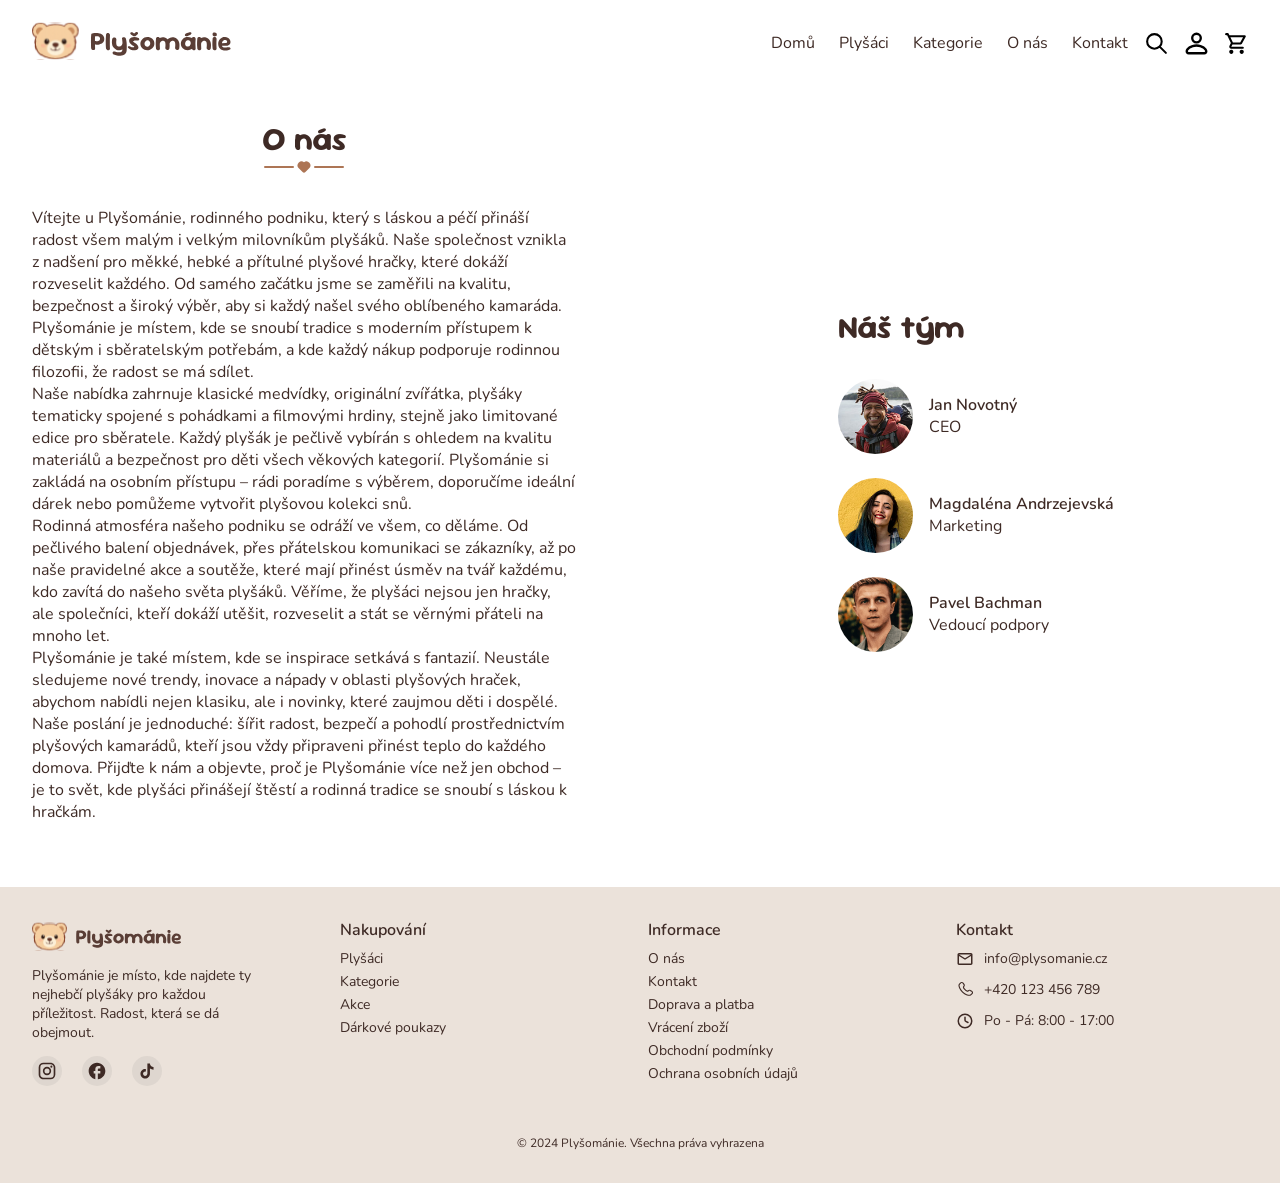
<file: HTML/O nás.html>
<!DOCTYPE html>
<html lang="cs">

<head>
    <meta charset="UTF-8">
    <meta name="viewport" content="width=device-width, initial-scale=1.0">
    <link rel="stylesheet" href="../CSS/main.css">
    <link rel="icon" type="image/png" href="../Pictures/Logo/favicon (1)/favicon-96x96.png" sizes="96x96" />
    <link rel="icon" type="image/svg+xml" href="../Pictures/Logo/favicon (1)/favicon.svg" />
    <link rel="shortcut icon" href="../Pictures/Logo/favicon (1)/favicon.ico" />
    <link rel="apple-touch-icon" sizes="180x180" href="../Pictures/Logo/favicon (1)/apple-touch-icon.png" />
    <link rel="manifest" href="../Pictures/Logo/favicon (1)/site.webmanifest" />
    <title>Plyšománie - o nás</title>
</head>

<body>
    <!-- Header -->
    <header class="header">
        <div class="header__container">
            <a href="../index.html" class="logo">
                <img src="../Pictures/Logo/Logo_a_název.svg" class="logo__image" alt="Logo">
            </a>
            <div class="header__right">
                <div class="hamburger-zone">
                    <button class="hamburger-btn">
                        <div class="hamburger">
                            <span></span>
                            <span></span>
                            <span></span>
                        </div>
                    </button>

                    <nav class="nav">
                        <ul class="nav__list">
                            <li><a href="../index.html" class="nav__link">Domů</a></li>
                            <li><a href="./Plyšáci.html" class="nav__link">Plyšáci</a></li>
                            <li><a href="./Kategorie.html" class="nav__link">Kategorie</a></li>
                            <li><a href="./O nás.html" class="nav__link">O nás</a></li>
                            <li><a href="./Kontakt.html" class="nav__link">Kontakt</a></li>
                        </ul>
                        <div class="icons">
                            <a href="#hledat" class="search-icon">
                                <svg xmlns="http://www.w3.org/2000/svg" width="25" height="25" viewBox="0 0 24 24">
                                    <path d="M0 0h24v24H0z" fill="none" />
                                    <path fill="none" stroke="#000" stroke-linecap="round" stroke-linejoin="round"
                                        stroke-width="2" d="M3 10a7 7 0 1 0 14 0a7 7 0 1 0-14 0m18 11l-6-6" />
                                </svg>
                            </a>
                            <a href="#profil" class="profile-icon">
                                <svg xmlns="http://www.w3.org/2000/svg" width="25" height="25" viewBox="0 0 16 16">
                                    <path d="M0 0h16v16H0z" fill="none" />
                                    <path fill="#000"
                                        d="M8 8.5c3.85 0 7 2.5 7 4.5a2 2 0 0 1-2 2H3a2 2 0 0 1-2-2c0-2 3.15-4.5 7-4.5M8 10c-1.61 0-3.064.526-4.092 1.234C2.798 12.001 2.5 12.733 2.5 13a.5.5 0 0 0 .5.5h10a.5.5 0 0 0 .5-.5c0-.267-.297-1-1.408-1.766C11.064 10.526 9.609 10 8 10m0-9a3.5 3.5 0 1 1 0 7a3.5 3.5 0 0 1 0-7m0 1.5a2 2 0 1 0 0 4a2 2 0 0 0 0-4" />
                                </svg>
                            </a>
                            <a href="#košík" class="cart-icon">
                                <svg xmlns="http://www.w3.org/2000/svg" width="25" height="25" viewBox="0 0 24 24">
                                    <path d="M0 0h24v24H0z" fill="none" />
                                    <path fill="#000"
                                        d="M5.588 21.413Q5 20.825 5 20t.588-1.412T7 18t1.413.588T9 20t-.587 1.413T7 22t-1.412-.587m10 0Q15 20.825 15 20t.588-1.412T17 18t1.413.588T19 20t-.587 1.413T17 22t-1.412-.587M6.15 6l2.4 5h7l2.75-5zM5.2 4h14.75q.575 0 .875.513t.025 1.037l-3.55 6.4q-.275.5-.737.775T15.55 13H8.1L7 15h11q.425 0 .713.288T19 16t-.288.713T18 17H7q-1.125 0-1.7-.987t-.05-1.963L6.6 11.6L3 4H2q-.425 0-.712-.288T1 3t.288-.712T2 2h1.625q.275 0 .525.15t.375.425zm3.35 7h7z" />
                                </svg>
                            </a>
                        </div>
                    </nav>
                </div>
            </div>
    </header>
    <div class="body">
        <!-- O nás -->
        <section class="section">
            <div class="section__header">
                <h2 class="section__title">O nás</h2>
                <div class="underline-container">
                    <span class="underline"></span><svg xmlns="http://www.w3.org/2000/svg" width="16" height="16"
                        viewBox="0 0 24 24">
                        <path d="M0 0h24v24H0z" fill="none" />
                        <path fill="#ad7555" fill-rule="evenodd"
                            d="M4.222 5.364A6 6 0 0 1 12 4.758a6.002 6.002 0 0 1 7.778 9.091l-5.657 5.657a3 3 0 0 1-4.242 0L4.222 13.85a6 6 0 0 1 0-8.485"
                            clip-rule="evenodd" />
                    </svg>
                    <span class="underline"></span>
                </div>
            </div>
            <p class="section__description">
                Vítejte u Plyšománie, rodinného podniku, který s láskou a péčí přináší radost všem malým i velkým
                milovníkům
                plyšáků. Naše společnost vznikla z nadšení pro měkké, hebké a přítulné plyšové hračky, které dokáží
                rozveselit každého. Od samého začátku jsme se zaměřili na kvalitu, bezpečnost a široký výběr, aby si
                každý
                našel svého oblíbeného kamaráda. Plyšománie je místem, kde se snoubí tradice s moderním přístupem k
                dětským
                i sběratelským potřebám, a kde každý nákup podporuje rodinnou filozofii, že radost se má sdílet.
            </p>
            <p class="section__description">
                Naše nabídka zahrnuje klasické medvídky, originální zvířátka, plyšáky tematicky spojené s pohádkami a
                filmovými hrdiny, stejně jako limitované edice pro sběratele. Každý plyšák je pečlivě vybírán s ohledem
                na
                kvalitu materiálů a bezpečnost pro děti všech věkových kategorií. Plyšománie si zakládá na osobním
                přístupu
                – rádi poradíme s výběrem, doporučíme ideální dárek nebo pomůžeme vytvořit plyšovou kolekci snů.</p>
            <p class="section__description">
                Rodinná atmosféra našeho podniku se odráží ve všem, co děláme. Od pečlivého balení objednávek, přes
                přátelskou komunikaci se zákazníky, až po naše pravidelné akce a soutěže, které mají přinést úsměv na
                tvář
                každému, kdo zavítá do našeho světa plyšáků. Věříme, že plyšáci nejsou jen hračky, ale společníci, kteří
                dokáží utěšit, rozveselit a stát se věrnými přáteli na mnoho let.</p>
            <p class="section__description">
                Plyšománie je také místem, kde se inspirace setkává s fantazií. Neustále sledujeme nové trendy, inovace
                a
                nápady v oblasti plyšových hraček, abychom nabídli nejen klasiku, ale i novinky, které zaujmou děti i
                dospělé. Naše poslání je jednoduché: šířit radost, bezpečí a pohodlí prostřednictvím plyšových kamarádů,
                kteří jsou vždy připraveni přinést teplo do každého domova. Přijďte k nám a objevte, proč je Plyšománie
                více
                než jen obchod – je to svět, kde plyšáci přinášejí štěstí a rodinná tradice se snoubí s láskou k
                hračkám.</p>

        </section>

        <!-- Náš tým -->

        <section class="section">
            <div>
                <h2 class="section__title--sub">Náš tým</h2>

                <ul class="team__list">
                    <li class="team__member">
                        <div class="team__picture">
                            <img src="../Pictures/Employees/CEO.jpg" class="team__image" alt="Jan Novotný">
                        </div>
                        <span class="team__info">
                            <span class="team__name">Jan Novotný</span>
                            <span class="team__position">CEO</span>
                        </span>
                    </li>
                    <li class="team__member">
                        <div class="team__picture">
                            <img src="../Pictures/Employees/Marketing.jpg" class="team__image"
                                alt="Magdaléna Andrzejevská">
                        </div>
                        <span class="team__info">
                            <span class="team__name">Magdaléna Andrzejevská</span>
                            <span class="team__position">Marketing</span>
                        </span>
                    </li>
                    <li class="team__member">
                        <div class="team__picture">
                            <img src="../Pictures/Employees/Support.jpg" class="team__image" alt="Pavel Bachman">
                        </div>
                        <span class="team__info">
                            <span class="team__name">Pavel Bachman</span>
                            <span class="team__position">Vedoucí podpory</span>
                        </span>
                    </li>
                </ul>
            </div>

        </section>
    </div>


    <!-- Footer -->
    <footer class="footer">
        <div class="footer__container">
            <div class="footer__brand">
                <a href="../index.html" class="footer__logo">
                    <img src="../Pictures/Logo/Logo_a_název.svg" class="footer__logo-img" alt="Logo">
                </a>
                <p class="footer__text">
                    Plyšománie je místo, kde najdete ty nejhebčí plyšáky pro každou příležitost. Radost, která se dá
                    obejmout.
                </p>
                <!-- Sociální média -->
                <div class="footer__social">
                    <a href="#instagram" class="footer__social-icon">
                        <svg xmlns="http://www.w3.org/2000/svg" width="20" height="20" viewBox="0 0 24 24">
                            <path d="M0 0h24v24H0z" fill="none" />
                            <path fill="#3e2a25"
                                d="M7.8 2h8.4C19.4 2 22 4.6 22 7.8v8.4a5.8 5.8 0 0 1-5.8 5.8H7.8C4.6 22 2 19.4 2 16.2V7.8A5.8 5.8 0 0 1 7.8 2m-.2 2A3.6 3.6 0 0 0 4 7.6v8.8C4 18.39 5.61 20 7.6 20h8.8a3.6 3.6 0 0 0 3.6-3.6V7.6C20 5.61 18.39 4 16.4 4zm9.65 1.5a1.25 1.25 0 0 1 1.25 1.25A1.25 1.25 0 0 1 17.25 8A1.25 1.25 0 0 1 16 6.75a1.25 1.25 0 0 1 1.25-1.25M12 7a5 5 0 0 1 5 5a5 5 0 0 1-5 5a5 5 0 0 1-5-5a5 5 0 0 1 5-5m0 2a3 3 0 0 0-3 3a3 3 0 0 0 3 3a3 3 0 0 0 3-3a3 3 0 0 0-3-3" />
                        </svg>

                    </a>
                    <a href="#facebook" class="footer__social-icon">
                        <svg xmlns="http://www.w3.org/2000/svg" width="20" height="20" viewBox="0 0 24 24">
                            <path d="M0 0h24v24H0z" fill="none" />
                            <path fill="#3e2a25"
                                d="M22 12c0-5.52-4.48-10-10-10S2 6.48 2 12c0 4.84 3.44 8.87 8 9.8V15H8v-3h2V9.5C10 7.57 11.57 6 13.5 6H16v3h-2c-.55 0-1 .45-1 1v2h3v3h-3v6.95c5.05-.5 9-4.76 9-9.95" />
                        </svg>
                    </a>
                    <a href="#tiktok" class="footer__social-icon">
                        <svg xmlns="http://www.w3.org/2000/svg" width="20" height="20" viewBox="0 0 24 24">
                            <path d="M0 0h24v24H0z" fill="none" />
                            <path fill="#3e2a25"
                                d="M16.6 5.82s.51.5 0 0A4.28 4.28 0 0 1 15.54 3h-3.09v12.4a2.59 2.59 0 0 1-2.59 2.5c-1.42 0-2.6-1.16-2.6-2.6c0-1.72 1.66-3.01 3.37-2.48V9.66c-3.45-.46-6.47 2.22-6.47 5.64c0 3.33 2.76 5.7 5.69 5.7c3.14 0 5.69-2.55 5.69-5.7V9.01a7.35 7.35 0 0 0 4.3 1.38V7.3s-1.88.09-3.24-1.48" />
                        </svg>
                    </a>
                </div>
            </div>

            <!-- Nakupování -->
            <div class="footer__column">
                <span class="footer__title">Nakupování</span>
                <ul class="footer__list">
                    <li><a href="./Plyšáci.html" class="footer__link">Plyšáci</a></li>
                    <li><a href="./Kategorie.html" class="footer__link">Kategorie</a></li>
                    <li><a href="#akce" class="footer__link">Akce</a></li>
                    <li><a href="#dárkové_poukazy" class="footer__link">Dárkové poukazy</a></li>
                </ul>
            </div>

            <!-- Informace -->
            <div class="footer__column">
                <span class="footer__title">Informace</span>
                <ul class="footer__list">
                    <li><a href="./O nás.html" class="footer__link">O nás</a></li>
                    <li><a href="./Kontakt.html" class="footer__link">Kontakt</a></li>
                    <li><a href="#doprava_a_platba" class="footer__link">Doprava a platba</a></li>
                    <li><a href="#vrácení_zboží" class="footer__link">Vrácení zboží</a></li>
                    <li><a href="#obchodní_podmínky" class="footer__link">Obchodní podmínky</a></li>
                    <li><a href="#ochrana_osobních_údajů" class="footer__link">Ochrana osobních údajů</a></li>
                </ul>
            </div>

            <!-- Kontakt -->
            <div class="footer__column">
                <span class="footer__title">Kontakt</span>
                <a href="mailto:info@plysomanie.cz" class="footer__link">
                    <svg xmlns="http://www.w3.org/2000/svg" width="18" height="18" viewBox="0 0 24 24">
                        <path d="M0 0h24v24H0z" fill="none" />
                        <path fill="#3e2a25"
                            d="M4 20q-.825 0-1.412-.587T2 18V6q0-.825.588-1.412T4 4h16q.825 0 1.413.588T22 6v12q0 .825-.587 1.413T20 20zm8-7L4 8v10h16V8zm0-2l8-5H4zM4 8V6v12z" />
                    </svg>

                    <span>info@plysomanie.cz</span>
                </a>
                <a href="tel:+420123456789" class="footer__link">
                    <svg xmlns="http://www.w3.org/2000/svg" width="18" height="18" viewBox="0 0 24 24">
                        <path d="M0 0h24v24H0z" fill="none" />
                        <path fill="#3e2a25"
                            d="m16.1 13.359l-.528-.532zm.456-.453l.529.532zm2.417-.317l-.358.66zm1.91 1.039l-.358.659zm.539 3.255l.529.532zm-1.42 1.412l-.53-.531zm-1.326.67l.07.747zm-9.86-4.238l.528-.532zM4.002 5.746l-.749.042zm6.474 1.451l.53.532zm.157-2.654l.6-.449zM9.374 2.86l-.601.45zM6.26 2.575l.53.532zm-1.57 1.56l-.528-.531zm7.372 7.362l.529-.532zm4.567 2.394l.455-.453l-1.058-1.064l-.455.453zm1.985-.643l1.91 1.039l.716-1.318l-1.91-1.038zm2.278 3.103l-1.42 1.413l1.057 1.063l1.42-1.412zm-2.286 1.867c-1.45.136-5.201.015-9.263-4.023l-1.057 1.063c4.432 4.407 8.65 4.623 10.459 4.454zm-9.263-4.023c-3.871-3.85-4.512-7.087-4.592-8.492l-1.498.085c.1 1.768.895 5.356 5.033 9.47zm1.376-6.18l.286-.286L9.95 6.666l-.287.285zm.515-3.921L9.974 2.41l-1.201.899l1.26 1.684zM5.733 2.043l-1.57 1.56l1.058 1.064l1.57-1.56zm4.458 5.44c-.53-.532-.53-.532-.53-.53h-.002l-.003.004a1 1 0 0 0-.127.157c-.054.08-.113.185-.163.318a2.1 2.1 0 0 0-.088 1.071c.134.865.73 2.008 2.256 3.526l1.058-1.064c-1.429-1.42-1.769-2.284-1.832-2.692c-.03-.194.001-.29.01-.312q.009-.02 0-.006a.3.3 0 0 1-.03.039l-.01.01l-.01.009zm1.343 4.546c1.527 1.518 2.676 2.11 3.542 2.242c.443.068.8.014 1.071-.087a1.5 1.5 0 0 0 .42-.236l.05-.045l.007-.006l.003-.003l.001-.002s.002-.001-.527-.533c-.53-.532-.528-.533-.528-.533l.002-.002l.002-.002l.006-.005l.01-.01l.038-.03q.014-.009-.007.002c-.025.009-.123.04-.32.01c-.414-.064-1.284-.404-2.712-1.824zm-1.56-9.62C8.954 1.049 6.95.834 5.733 2.044L6.79 3.107c.532-.529 1.476-.475 1.983.202zM4.752 5.704c-.02-.346.139-.708.469-1.036L4.163 3.604c-.537.534-.96 1.29-.909 2.184zm14.72 12.06c-.274.274-.57.428-.865.455l.139 1.494c.735-.069 1.336-.44 1.784-.885zM11.006 7.73c.985-.979 1.058-2.527.229-3.635l-1.201.899c.403.539.343 1.246-.085 1.673zm9.52 6.558c.817.444.944 1.49.367 2.064l1.058 1.064c1.34-1.333.927-3.557-.71-4.446zm-3.441-.849c.384-.382 1.002-.476 1.53-.19l.716-1.317c-1.084-.59-2.428-.427-3.304.443z" />
                    </svg>
                    <span>+420 123 456 789</span>
                </a>
                <div class="footer__address">
                    <svg xmlns="http://www.w3.org/2000/svg" width="18" height="18" viewBox="0 0 24 24">
                        <path d="M0 0h24v24H0z" fill="none" />
                        <g fill="none" stroke="#3e2a25" stroke-linecap="round" stroke-linejoin="round" stroke-width="2">
                            <circle cx="12" cy="12" r="9" />
                            <path d="M12 7v3.764a2 2 0 0 0 1.106 1.789L16 14" />
                        </g>
                    </svg>
                    <span>Po - Pá: 8:00 - 17:00</span>
                </div>
            </div>
        </div>
        <div class="footer__copyright">
            © 2024 Plyšománie. Všechna práva vyhrazena
        </div>
        <script src="../JS/hamburger.js"></script>
    </footer>
</body>

</html>
</file>
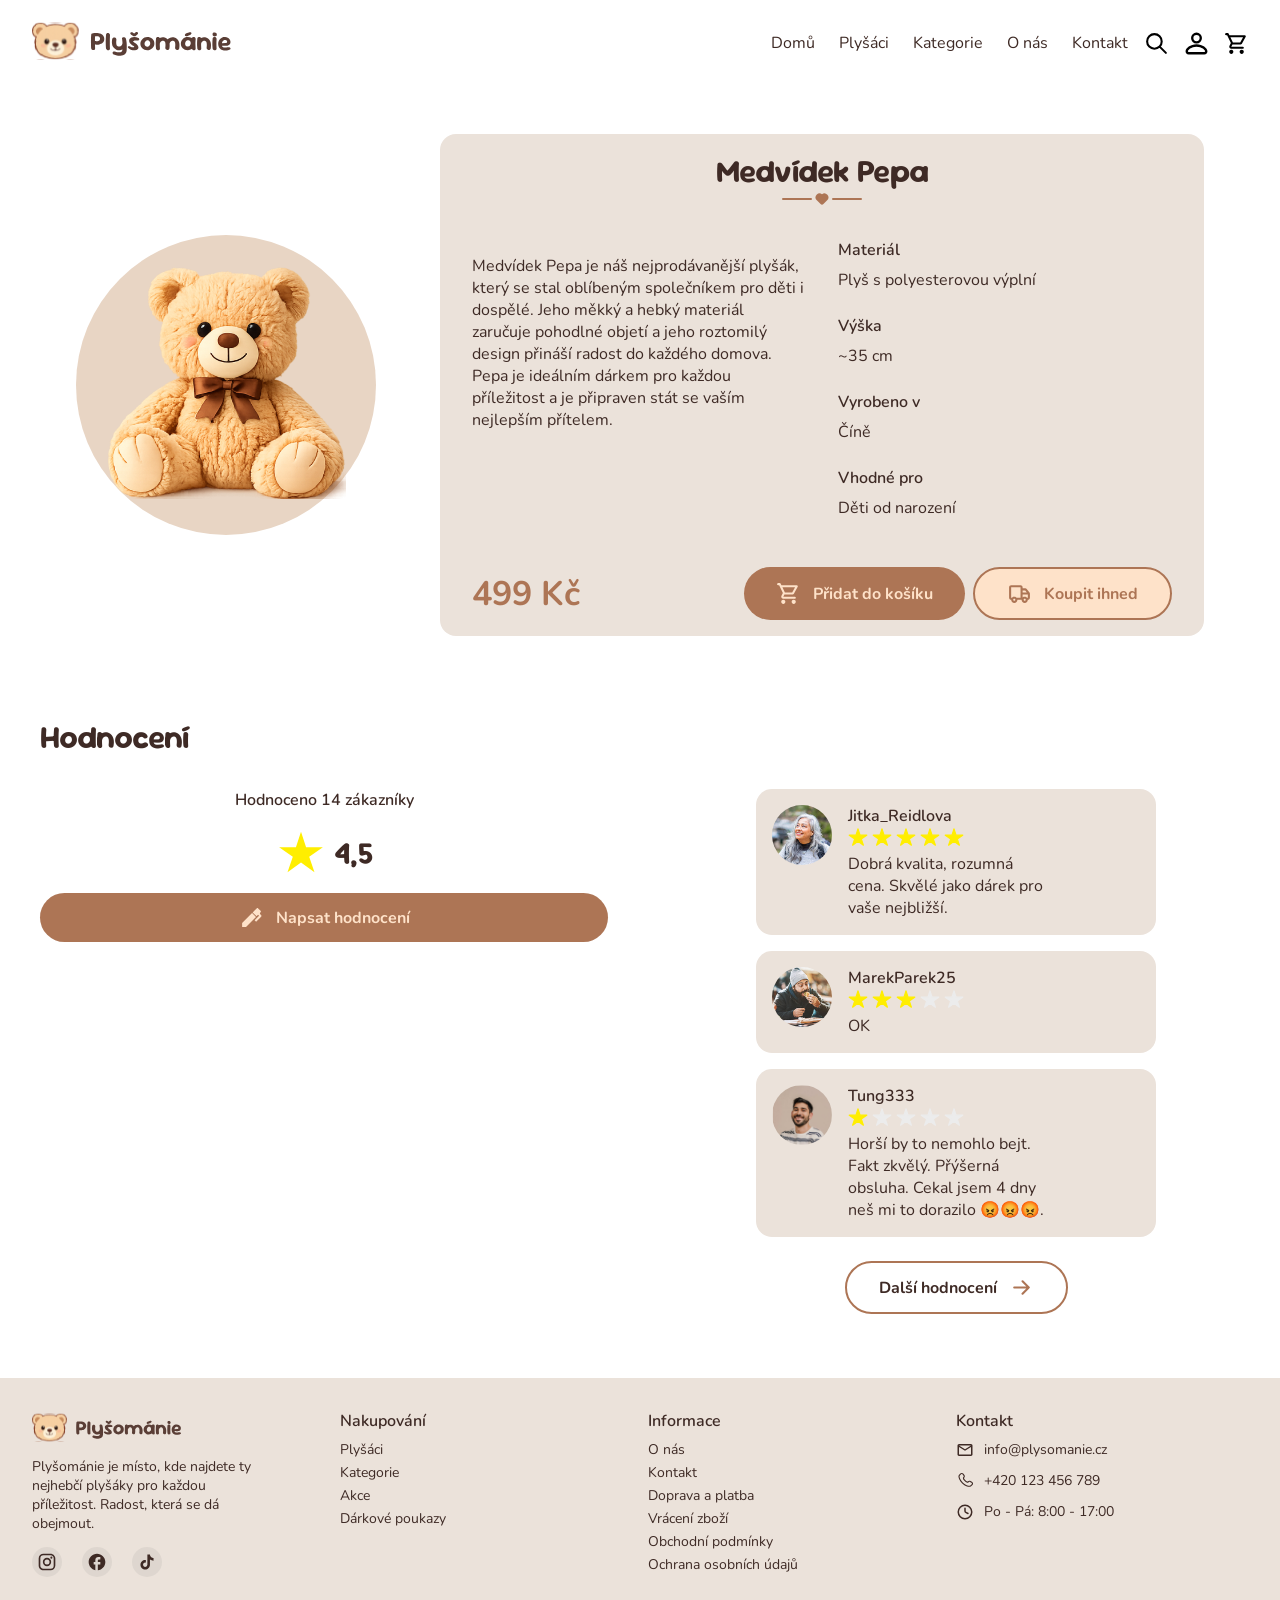
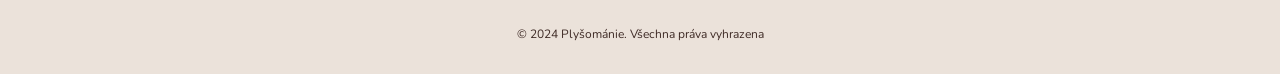
<file: HTML/Produkt.html>
<!DOCTYPE html>
<html lang="cs">

<head>
    <meta charset="UTF-8">
    <meta name="viewport" content="width=device-width, initial-scale=1.0">
    <link rel="stylesheet" href="../CSS/main.css">
    <link rel="icon" type="image/png" href="../Pictures/Logo/favicon (1)/favicon-96x96.png" sizes="96x96" />
    <link rel="icon" type="image/svg+xml" href="../Pictures/Logo/favicon (1)/favicon.svg" />
    <link rel="shortcut icon" href="../Pictures/Logo/favicon (1)/favicon.ico" />
    <link rel="apple-touch-icon" sizes="180x180" href="../Pictures/Logo/favicon (1)/apple-touch-icon.png" />
    <link rel="manifest" href="../Pictures/Logo/favicon (1)/site.webmanifest" />
    <title>Plyšománie - produkt</title>
</head>

<body>
    <!-- Header -->
    <header class="header">
        <div class="header__container">
            <a href="../index.html" class="logo">
                <img src="../Pictures/Logo/Logo_a_název.svg" class="logo__image" alt="Logo">
            </a>
            <div class="header__right">
                <div class="hamburger-zone">
                    <button class="hamburger-btn">
                        <div class="hamburger">
                            <span></span>
                            <span></span>
                            <span></span>
                        </div>
                    </button>

                    <nav class="nav">
                        <ul class="nav__list">
                            <li><a href="../index.html" class="nav__link">Domů</a></li>
                            <li><a href="./Plyšáci.html" class="nav__link">Plyšáci</a></li>
                            <li><a href="./Kategorie.html" class="nav__link">Kategorie</a></li>
                            <li><a href="./O nás.html" class="nav__link">O nás</a></li>
                            <li><a href="./Kontakt.html" class="nav__link">Kontakt</a></li>
                        </ul>
                        <div class="icons">
                            <a href="#hledat" class="search-icon">
                                <svg xmlns="http://www.w3.org/2000/svg" width="25" height="25" viewBox="0 0 24 24">
                                    <path d="M0 0h24v24H0z" fill="none" />
                                    <path fill="none" stroke="#000" stroke-linecap="round" stroke-linejoin="round"
                                        stroke-width="2" d="M3 10a7 7 0 1 0 14 0a7 7 0 1 0-14 0m18 11l-6-6" />
                                </svg>
                            </a>
                            <a href="#profil" class="profile-icon">
                                <svg xmlns="http://www.w3.org/2000/svg" width="25" height="25" viewBox="0 0 16 16">
                                    <path d="M0 0h16v16H0z" fill="none" />
                                    <path fill="#000"
                                        d="M8 8.5c3.85 0 7 2.5 7 4.5a2 2 0 0 1-2 2H3a2 2 0 0 1-2-2c0-2 3.15-4.5 7-4.5M8 10c-1.61 0-3.064.526-4.092 1.234C2.798 12.001 2.5 12.733 2.5 13a.5.5 0 0 0 .5.5h10a.5.5 0 0 0 .5-.5c0-.267-.297-1-1.408-1.766C11.064 10.526 9.609 10 8 10m0-9a3.5 3.5 0 1 1 0 7a3.5 3.5 0 0 1 0-7m0 1.5a2 2 0 1 0 0 4a2 2 0 0 0 0-4" />
                                </svg>
                            </a>
                            <a href="#košík" class="cart-icon">
                                <svg xmlns="http://www.w3.org/2000/svg" width="25" height="25" viewBox="0 0 24 24">
                                    <path d="M0 0h24v24H0z" fill="none" />
                                    <path fill="#000"
                                        d="M5.588 21.413Q5 20.825 5 20t.588-1.412T7 18t1.413.588T9 20t-.587 1.413T7 22t-1.412-.587m10 0Q15 20.825 15 20t.588-1.412T17 18t1.413.588T19 20t-.587 1.413T17 22t-1.412-.587M6.15 6l2.4 5h7l2.75-5zM5.2 4h14.75q.575 0 .875.513t.025 1.037l-3.55 6.4q-.275.5-.737.775T15.55 13H8.1L7 15h11q.425 0 .713.288T19 16t-.288.713T18 17H7q-1.125 0-1.7-.987t-.05-1.963L6.6 11.6L3 4H2q-.425 0-.712-.288T1 3t.288-.712T2 2h1.625q.275 0 .525.15t.375.425zm3.35 7h7z" />
                                </svg>
                            </a>
                        </div>
                    </nav>
                </div>
            </div>
    </header>

    <div class="product__container">
        <div class="categories_item-tertiary">
            <span class="categories__item__product--bears">
                <div class="categories__circle--bears"></div>
                <img class="categories__image" src="../Pictures/Animals/Medved.webp" alt="Medvídci">
            </span>
        </div>
        <div class="product__information">
            <div class="section__header">
                <h2 class="section__title">Medvídek Pepa</h2>
                <div class="underline-container">
                    <span class="underline"></span><svg xmlns="http://www.w3.org/2000/svg" width="16" height="16"
                        viewBox="0 0 24 24">
                        <path d="M0 0h24v24H0z" fill="none" />
                        <path fill="#ad7555" fill-rule="evenodd"
                            d="M4.222 5.364A6 6 0 0 1 12 4.758a6.002 6.002 0 0 1 7.778 9.091l-5.657 5.657a3 3 0 0 1-4.242 0L4.222 13.85a6 6 0 0 1 0-8.485"
                            clip-rule="evenodd" />
                    </svg>
                    <span class="underline"></span>
                </div>
            </div>
            <div class="product__details">
                <div class="product__description">
                    <p class="product__description-text">Medvídek Pepa je náš nejprodávanější plyšák, který se stal
                        oblíbeným společníkem pro děti i
                        dospělé. Jeho měkký a hebký materiál zaručuje pohodlné objetí a jeho roztomilý design přináší
                        radost do každého domova. Pepa je ideálním dárkem pro každou příležitost a je připraven stát se
                        vaším nejlepším přítelem.
                    </p>
                    <div class="product__info-items">
                        <div class="product__info-content">
                            <span class="product__info-label">Materiál</span>
                            <span class="product__info-value">Plyš s polyesterovou výplní</span>
                        </div>
                        <div class="product__info-content">
                            <span class="product__info-label">Výška</span>
                            <span class="product__info-value">~35 cm</span>
                        </div>
                        <div class="product__info-content">
                            <span class="product__info-label">Vyrobeno v</span>
                            <span class="product__info-value">Číně</span>
                        </div>
                        <div class="product__info-content">
                            <span class="product__info-label">Vhodné pro</span>
                            <span class="product__info-value">Děti od narození</span>
                        </div>
                    </div>
                </div>
            </div>
            <div class="product__footer-details">
                <span class="product__price-details">
                    499 Kč
                </span>
                <div class="product__footer-buttons">
                    <button class="hero__button__details">
                        <svg xmlns="http://www.w3.org/2000/svg" width="25" height="25" viewBox="0 0 24 24">
                            <path d="M0 0h24v24H0z" fill="none" />
                            <path fill="#fee2c9"
                                d="M5.588 21.413Q5 20.825 5 20t.588-1.412T7 18t1.413.588T9 20t-.587 1.413T7 22t-1.412-.587m10 0Q15 20.825 15 20t.588-1.412T17 18t1.413.588T19 20t-.587 1.413T17 22t-1.412-.587M6.15 6l2.4 5h7l2.75-5zM5.2 4h14.75q.575 0 .875.513t.025 1.037l-3.55 6.4q-.275.5-.737.775T15.55 13H8.1L7 15h11q.425 0 .713.288T19 16t-.288.713T18 17H7q-1.125 0-1.7-.987t-.05-1.963L6.6 11.6L3 4H2q-.425 0-.712-.288T1 3t.288-.712T2 2h1.625q.275 0 .525.15t.375.425zm3.35 7h7z" />
                        </svg>

                        <span class="hero__button--primary">
                            Přidat do košíku
                        </span></button>
                    <a href="#checkout" class="hero__button__details hero__button__details--secondary">
                        <svg xmlns="http://www.w3.org/2000/svg" width="25" height="25" viewBox="0 0 24 24">
                            <path d="M0 0h24v24H0z" fill="none" />
                            <path fill="#ad7555"
                                d="M19.1 7.8c-.38-.5-.97-.8-1.6-.8H15V6c0-1.1-.9-2-2-2H4c-1.1 0-2 .9-2 2v10c0 1.1.9 2 2 2c0 1.65 1.35 3 3 3s3-1.35 3-3h4c0 1.65 1.35 3 3 3s3-1.35 3-3c1.1 0 2-.9 2-2v-3.67c0-.43-.14-.86-.4-1.2zM17.5 9l1.5 2h-4V9zM7 19a1.003 1.003 0 0 1-.87-1.5c.37-.63 1.36-.63 1.73 0c.09.15.13.32.13.49c0 .55-.45 1-1 1Zm2.23-3s-.05-.05-.08-.07c-.06-.06-.12-.11-.17-.16c-.12-.11-.25-.21-.38-.29a3 3 0 0 0-.67-.32c-.07-.02-.14-.05-.21-.07Q7.375 15 7 15c-.375 0-.49.04-.72.09c-.07.02-.14.05-.21.07c-.16.05-.31.11-.45.19c-.07.04-.15.08-.22.13c-.13.09-.26.18-.38.29c-.06.05-.12.1-.18.16c-.02.03-.05.04-.08.07h-.77V6h9v10H9.22ZM17 19a1.003 1.003 0 0 1-.87-1.5c.37-.63 1.36-.63 1.73 0c.09.15.13.32.13.49c0 .55-.45 1-1 1Zm3-3h-.77s-.05-.05-.08-.07c-.06-.06-.12-.11-.17-.16c-.12-.11-.25-.21-.38-.29a3 3 0 0 0-.67-.32c-.07-.02-.14-.05-.21-.07Q17.375 15 17 15c-.375 0-.47.04-.7.09c-.06.01-.12.03-.18.05c-.18.06-.36.13-.52.22l-.12.06c-.17.1-.33.21-.48.35v-2.76h5v3Z" />
                        </svg>

                        <span class="button__text--secondary">
                            Koupit ihned
                        </span>
                    </a>
                </div>
            </div>
        </div>
    </div>

    <section class="section__container">
        <section class="section">
            <h3 class="section__title--sub">Hodnocení</h3>
            <div class="product__reviews-container">
                <div class="product__rating">
                    <span class="product__rating-label">Hodnoceno 14 zákazníky</span>
                    <div class="product__rating-stars">
                        <svg xmlns="http://www.w3.org/2000/svg" width="3.125em" height="3.125em" viewBox="0 0 512 512">
                            <path d="M0 0h512v512H0z" fill="none" />
                            <path fill="#FFEE00" stroke="FFEE00" stroke-linejoin="round" stroke-width="32"
                                d="M480 208H308L256 48l-52 160H32l140 96l-54 160l138-100l138 100l-54-160Z" />
                        </svg>
                        <span class="product__rating-value">4,5</span>
                    </div>
                    <a href="#napsat-hodnocení" class="product__rating-link">
                        <svg xmlns="http://www.w3.org/2000/svg" width="25" height="25" viewBox="0 0 24 24">
                            <path d="M0 0h24v24H0z" fill="none" />
                            <path fill="#fee2c9"
                                d="M20.71 7.04c-.34.34-.67.67-.68 1c-.03.32.31.65.63.96c.48.5.95.95.93 1.44s-.53 1-1.04 1.5l-4.13 4.14L15 14.66l4.25-4.24l-.96-.96l-1.42 1.41l-3.75-3.75l3.84-3.83c.39-.39 1.04-.39 1.41 0l2.34 2.34c.39.37.39 1.02 0 1.41M3 17.25l9.56-9.57l3.75 3.75L6.75 21H3z" />
                        </svg>

                        <span class="product__rating-link-text">Napsat hodnocení</span>
                    </a>
                </div>
                <div class="product__reviews">
                    <div class="review__card">
                        <div class="review__avatar-container">
                            <img src="../Pictures/Customers/7832383654466641-Female_11.png" alt="Recenze uživatele"
                                class="review__avatar">
                        </div>
                        <div class="review__content">
                            <span class="review__author">Jitka_Reidlova</span>
                            <div class="review__rating">
                                <svg xmlns="http://www.w3.org/2000/svg" width="1.25em" height="1.25em"
                                    viewBox="0 0 512 512">
                                    <path d="M0 0h512v512H0z" fill="none" />
                                    <path fill="#FFEE00" stroke="#FFEE00" stroke-linejoin="round" stroke-width="32"
                                        d="M480 208H308L256 48l-52 160H32l140 96l-54 160l138-100l138 100l-54-160Z" />
                                </svg>
                                <svg xmlns="http://www.w3.org/2000/svg" width="1.25em" height="1.25em"
                                    viewBox="0 0 512 512">
                                    <path d="M0 0h512v512H0z" fill="none" />
                                    <path fill="#FFEE00" stroke="#FFEE00" stroke-linejoin="round" stroke-width="32"
                                        d="M480 208H308L256 48l-52 160H32l140 96l-54 160l138-100l138 100l-54-160Z" />
                                </svg>
                                <svg xmlns="http://www.w3.org/2000/svg" width="1.25em" height="1.25em"
                                    viewBox="0 0 512 512">
                                    <path d="M0 0h512v512H0z" fill="none" />
                                    <path fill="#FFEE00" stroke="#FFEE00" stroke-linejoin="round" stroke-width="32"
                                        d="M480 208H308L256 48l-52 160H32l140 96l-54 160l138-100l138 100l-54-160Z" />
                                </svg>
                                <svg xmlns="http://www.w3.org/2000/svg" width="1.25em" height="1.25em"
                                    viewBox="0 0 512 512">
                                    <path d="M0 0h512v512H0z" fill="none" />
                                    <path fill="#FFEE00" stroke="#FFEE00" stroke-linejoin="round" stroke-width="32"
                                        d="M480 208H308L256 48l-52 160H32l140 96l-54 160l138-100l138 100l-54-160Z" />
                                </svg>
                                <svg xmlns="http://www.w3.org/2000/svg" width="1.25em" height="1.25em"
                                    viewBox="0 0 512 512">
                                    <path d="M0 0h512v512H0z" fill="none" />
                                    <path fill="#FFEE00" stroke="#FFEE00" stroke-linejoin="round" stroke-width="32"
                                        d="M480 208H308L256 48l-52 160H32l140 96l-54 160l138-100l138 100l-54-160Z" />
                                </svg>
                            </div>
                            <span class="review__text">Dobrá kvalita, rozumná cena. Skvělé jako dárek pro vaše
                                nejbližší.</span>
                        </div>
                    </div>
                    <div class="review__card">
                        <div class="review__avatar-container">
                            <img src="../Pictures/Customers/16583748371411322-Male_18.png" alt="Recenze uživatele"
                                class="review__avatar">
                        </div>
                        <div class="review__content">
                            <span class="review__author">MarekParek25</span>
                            <div class="review__rating">
                                <svg xmlns="http://www.w3.org/2000/svg" width="1.25em" height="1.25em"
                                    viewBox="0 0 512 512">
                                    <path d="M0 0h512v512H0z" fill="none" />
                                    <path fill="#FFEE00" stroke="#FFEE00" stroke-linejoin="round" stroke-width="32"
                                        d="M480 208H308L256 48l-52 160H32l140 96l-54 160l138-100l138 100l-54-160Z" />
                                </svg>
                                <svg xmlns="http://www.w3.org/2000/svg" width="1.25em" height="1.25em"
                                    viewBox="0 0 512 512">
                                    <path d="M0 0h512v512H0z" fill="none" />
                                    <path fill="#FFEE00" stroke="#FFEE00" stroke-linejoin="round" stroke-width="32"
                                        d="M480 208H308L256 48l-52 160H32l140 96l-54 160l138-100l138 100l-54-160Z" />
                                </svg>
                                <svg xmlns="http://www.w3.org/2000/svg" width="1.25em" height="1.25em"
                                    viewBox="0 0 512 512">
                                    <path d="M0 0h512v512H0z" fill="none" />
                                    <path fill="#FFEE00" stroke="#FFEE00" stroke-linejoin="round" stroke-width="32"
                                        d="M480 208H308L256 48l-52 160H32l140 96l-54 160l138-100l138 100l-54-160Z" />
                                </svg>
                                <svg xmlns="http://www.w3.org/2000/svg" width="1.25em" height="1.25em"
                                    viewBox="0 0 512 512">
                                    <path d="M0 0h512v512H0z" fill="none" />
                                    <path fill="#ECECEC" stroke="#ECECEC" stroke-linejoin="round" stroke-width="32"
                                        d="M480 208H308L256 48l-52 160H32l140 96l-54 160l138-100l138 100l-54-160Z" />
                                </svg>
                                <svg xmlns="http://www.w3.org/2000/svg" width="1.25em" height="1.25em"
                                    viewBox="0 0 512 512">
                                    <path d="M0 0h512v512H0z" fill="none" />
                                    <path fill="#ECECEC" stroke="#ECECEC" stroke-linejoin="round" stroke-width="32"
                                        d="M480 208H308L256 48l-52 160H32l140 96l-54 160l138-100l138 100l-54-160Z" />
                                </svg>
                            </div>
                            <span class="review__text">OK</span>
                        </div>
                    </div>
                    <div class="review__card">
                        <div class="review__avatar-container">
                            <img src="../Pictures/Customers/2477281509846383-15.png" alt="Recenze uživatele"
                                class="review__avatar">
                        </div>
                        <div class="review__content">
                            <span class="review__author">Tung333</span>
                            <div class="review__rating">
                                <svg xmlns="http://www.w3.org/2000/svg" width="1.25em" height="1.25em"
                                    viewBox="0 0 512 512">
                                    <path d="M0 0h512v512H0z" fill="none" />
                                    <path fill="#FFEE00" stroke="#FFEE00" stroke-linejoin="round" stroke-width="32"
                                        d="M480 208H308L256 48l-52 160H32l140 96l-54 160l138-100l138 100l-54-160Z" />
                                </svg>
                                <svg xmlns="http://www.w3.org/2000/svg" width="1.25em" height="1.25em"
                                    viewBox="0 0 512 512">
                                    <path d="M0 0h512v512H0z" fill="none" />
                                    <path fill="#ECECEC" stroke="#ECECEC" stroke-linejoin="round" stroke-width="32"
                                        d="M480 208H308L256 48l-52 160H32l140 96l-54 160l138-100l138 100l-54-160Z" />
                                </svg>
                                <svg xmlns="http://www.w3.org/2000/svg" width="1.25em" height="1.25em"
                                    viewBox="0 0 512 512">
                                    <path d="M0 0h512v512H0z" fill="none" />
                                    <path fill="#ECECEC" stroke="#ECECEC" stroke-linejoin="round" stroke-width="32"
                                        d="M480 208H308L256 48l-52 160H32l140 96l-54 160l138-100l138 100l-54-160Z" />
                                </svg>
                                <svg xmlns="http://www.w3.org/2000/svg" width="1.25em" height="1.25em"
                                    viewBox="0 0 512 512">
                                    <path d="M0 0h512v512H0z" fill="none" />
                                    <path fill="#ECECEC" stroke="#ECECEC" stroke-linejoin="round" stroke-width="32"
                                        d="M480 208H308L256 48l-52 160H32l140 96l-54 160l138-100l138 100l-54-160Z" />
                                </svg>
                                <svg xmlns="http://www.w3.org/2000/svg" width="1.25em" height="1.25em"
                                    viewBox="0 0 512 512">
                                    <path d="M0 0h512v512H0z" fill="none" />
                                    <path fill="#ECECEC" stroke="#ECECEC" stroke-linejoin="round" stroke-width="32"
                                        d="M480 208H308L256 48l-52 160H32l140 96l-54 160l138-100l138 100l-54-160Z" />
                                </svg>
                            </div>
                            <span class="review__text">Horší by to nemohlo bejt. Fakt zkvělý. Přýšerná obsluha. Cekal
                                jsem 4 dny neš mi to dorazilo 😡😡😡.</span>
                        </div>
                    </div>
                    <a href="#reviews" class="product__reviews-link">
                        <span>
                            Další hodnocení
                        </span>
                        <svg xmlns="http://www.w3.org/2000/svg" width="25" height="25" viewBox="0 0 24 24">
                            <path d="M0 0h24v24H0z" fill="none" />
                            <path fill="none" stroke="#ad7555" stroke-linecap="round" stroke-linejoin="round"
                                stroke-width="2" d="M5 12h14m-6 6l6-6m-6-6l6 6" />
                        </svg>

                    </a>
                </div>
            </div>

        </section>
    </section>



    <!-- Footer -->
    <footer class="footer">
        <div class="footer__container">
            <div class="footer__brand">
                <a href="../index.html" class="footer__logo">
                    <img src="../Pictures/Logo/Logo_a_název.svg" class="footer__logo-img" alt="Logo">
                </a>
                <p class="footer__text">
                    Plyšománie je místo, kde najdete ty nejhebčí plyšáky pro každou příležitost. Radost, která se dá
                    obejmout.
                </p>
                <!-- Sociální média -->
                <div class="footer__social">
                    <a href="#instagram" class="footer__social-icon">
                        <svg xmlns="http://www.w3.org/2000/svg" width="20" height="20" viewBox="0 0 24 24">
                            <path d="M0 0h24v24H0z" fill="none" />
                            <path fill="#3e2a25"
                                d="M7.8 2h8.4C19.4 2 22 4.6 22 7.8v8.4a5.8 5.8 0 0 1-5.8 5.8H7.8C4.6 22 2 19.4 2 16.2V7.8A5.8 5.8 0 0 1 7.8 2m-.2 2A3.6 3.6 0 0 0 4 7.6v8.8C4 18.39 5.61 20 7.6 20h8.8a3.6 3.6 0 0 0 3.6-3.6V7.6C20 5.61 18.39 4 16.4 4zm9.65 1.5a1.25 1.25 0 0 1 1.25 1.25A1.25 1.25 0 0 1 17.25 8A1.25 1.25 0 0 1 16 6.75a1.25 1.25 0 0 1 1.25-1.25M12 7a5 5 0 0 1 5 5a5 5 0 0 1-5 5a5 5 0 0 1-5-5a5 5 0 0 1 5-5m0 2a3 3 0 0 0-3 3a3 3 0 0 0 3 3a3 3 0 0 0 3-3a3 3 0 0 0-3-3" />
                        </svg>

                    </a>
                    <a href="#facebook" class="footer__social-icon">
                        <svg xmlns="http://www.w3.org/2000/svg" width="20" height="20" viewBox="0 0 24 24">
                            <path d="M0 0h24v24H0z" fill="none" />
                            <path fill="#3e2a25"
                                d="M22 12c0-5.52-4.48-10-10-10S2 6.48 2 12c0 4.84 3.44 8.87 8 9.8V15H8v-3h2V9.5C10 7.57 11.57 6 13.5 6H16v3h-2c-.55 0-1 .45-1 1v2h3v3h-3v6.95c5.05-.5 9-4.76 9-9.95" />
                        </svg>
                    </a>
                    <a href="#tiktok" class="footer__social-icon">
                        <svg xmlns="http://www.w3.org/2000/svg" width="20" height="20" viewBox="0 0 24 24">
                            <path d="M0 0h24v24H0z" fill="none" />
                            <path fill="#3e2a25"
                                d="M16.6 5.82s.51.5 0 0A4.28 4.28 0 0 1 15.54 3h-3.09v12.4a2.59 2.59 0 0 1-2.59 2.5c-1.42 0-2.6-1.16-2.6-2.6c0-1.72 1.66-3.01 3.37-2.48V9.66c-3.45-.46-6.47 2.22-6.47 5.64c0 3.33 2.76 5.7 5.69 5.7c3.14 0 5.69-2.55 5.69-5.7V9.01a7.35 7.35 0 0 0 4.3 1.38V7.3s-1.88.09-3.24-1.48" />
                        </svg>
                    </a>
                </div>
            </div>

            <!-- Nakupování -->
            <div class="footer__column">
                <span class="footer__title">Nakupování</span>
                <ul class="footer__list">
                    <li><a href="./Plyšáci.html" class="footer__link">Plyšáci</a></li>
                    <li><a href="./Kategorie.html" class="footer__link">Kategorie</a></li>
                    <li><a href="#akce" class="footer__link">Akce</a></li>
                    <li><a href="#dárkové_poukazy" class="footer__link">Dárkové poukazy</a></li>
                </ul>
            </div>

            <!-- Informace -->
            <div class="footer__column">
                <span class="footer__title">Informace</span>
                <ul class="footer__list">
                    <li><a href="./O nás.html" class="footer__link">O nás</a></li>
                    <li><a href="./Kontakt.html" class="footer__link">Kontakt</a></li>
                    <li><a href="#doprava_a_platba" class="footer__link">Doprava a platba</a></li>
                    <li><a href="#vrácení_zboží" class="footer__link">Vrácení zboží</a></li>
                    <li><a href="#obchodní_podmínky" class="footer__link">Obchodní podmínky</a></li>
                    <li><a href="#ochrana_osobních_údajů" class="footer__link">Ochrana osobních údajů</a></li>
                </ul>
            </div>

            <!-- Kontakt -->
            <div class="footer__column">
                <span class="footer__title">Kontakt</span>
                <a href="mailto:info@plysomanie.cz" class="footer__link">
                    <svg xmlns="http://www.w3.org/2000/svg" width="18" height="18" viewBox="0 0 24 24">
                        <path d="M0 0h24v24H0z" fill="none" />
                        <path fill="#3e2a25"
                            d="M4 20q-.825 0-1.412-.587T2 18V6q0-.825.588-1.412T4 4h16q.825 0 1.413.588T22 6v12q0 .825-.587 1.413T20 20zm8-7L4 8v10h16V8zm0-2l8-5H4zM4 8V6v12z" />
                    </svg>

                    <span>info@plysomanie.cz</span>
                </a>
                <a href="tel:+420123456789" class="footer__link">
                    <svg xmlns="http://www.w3.org/2000/svg" width="18" height="18" viewBox="0 0 24 24">
                        <path d="M0 0h24v24H0z" fill="none" />
                        <path fill="#3e2a25"
                            d="m16.1 13.359l-.528-.532zm.456-.453l.529.532zm2.417-.317l-.358.66zm1.91 1.039l-.358.659zm.539 3.255l.529.532zm-1.42 1.412l-.53-.531zm-1.326.67l.07.747zm-9.86-4.238l.528-.532zM4.002 5.746l-.749.042zm6.474 1.451l.53.532zm.157-2.654l.6-.449zM9.374 2.86l-.601.45zM6.26 2.575l.53.532zm-1.57 1.56l-.528-.531zm7.372 7.362l.529-.532zm4.567 2.394l.455-.453l-1.058-1.064l-.455.453zm1.985-.643l1.91 1.039l.716-1.318l-1.91-1.038zm2.278 3.103l-1.42 1.413l1.057 1.063l1.42-1.412zm-2.286 1.867c-1.45.136-5.201.015-9.263-4.023l-1.057 1.063c4.432 4.407 8.65 4.623 10.459 4.454zm-9.263-4.023c-3.871-3.85-4.512-7.087-4.592-8.492l-1.498.085c.1 1.768.895 5.356 5.033 9.47zm1.376-6.18l.286-.286L9.95 6.666l-.287.285zm.515-3.921L9.974 2.41l-1.201.899l1.26 1.684zM5.733 2.043l-1.57 1.56l1.058 1.064l1.57-1.56zm4.458 5.44c-.53-.532-.53-.532-.53-.53h-.002l-.003.004a1 1 0 0 0-.127.157c-.054.08-.113.185-.163.318a2.1 2.1 0 0 0-.088 1.071c.134.865.73 2.008 2.256 3.526l1.058-1.064c-1.429-1.42-1.769-2.284-1.832-2.692c-.03-.194.001-.29.01-.312q.009-.02 0-.006a.3.3 0 0 1-.03.039l-.01.01l-.01.009zm1.343 4.546c1.527 1.518 2.676 2.11 3.542 2.242c.443.068.8.014 1.071-.087a1.5 1.5 0 0 0 .42-.236l.05-.045l.007-.006l.003-.003l.001-.002s.002-.001-.527-.533c-.53-.532-.528-.533-.528-.533l.002-.002l.002-.002l.006-.005l.01-.01l.038-.03q.014-.009-.007.002c-.025.009-.123.04-.32.01c-.414-.064-1.284-.404-2.712-1.824zm-1.56-9.62C8.954 1.049 6.95.834 5.733 2.044L6.79 3.107c.532-.529 1.476-.475 1.983.202zM4.752 5.704c-.02-.346.139-.708.469-1.036L4.163 3.604c-.537.534-.96 1.29-.909 2.184zm14.72 12.06c-.274.274-.57.428-.865.455l.139 1.494c.735-.069 1.336-.44 1.784-.885zM11.006 7.73c.985-.979 1.058-2.527.229-3.635l-1.201.899c.403.539.343 1.246-.085 1.673zm9.52 6.558c.817.444.944 1.49.367 2.064l1.058 1.064c1.34-1.333.927-3.557-.71-4.446zm-3.441-.849c.384-.382 1.002-.476 1.53-.19l.716-1.317c-1.084-.59-2.428-.427-3.304.443z" />
                    </svg>
                    <span>+420 123 456 789</span>
                </a>
                <div class="footer__address">
                    <svg xmlns="http://www.w3.org/2000/svg" width="18" height="18" viewBox="0 0 24 24">
                        <path d="M0 0h24v24H0z" fill="none" />
                        <g fill="none" stroke="#3e2a25" stroke-linecap="round" stroke-linejoin="round" stroke-width="2">
                            <circle cx="12" cy="12" r="9" />
                            <path d="M12 7v3.764a2 2 0 0 0 1.106 1.789L16 14" />
                        </g>
                    </svg>
                    <span>Po - Pá: 8:00 - 17:00</span>
                </div>
            </div>
        </div>
        <div class="footer__copyright">
            © 2024 Plyšománie. Všechna práva vyhrazena
        </div>
        <script src="../JS/hamburger.js"></script>
    </footer>
</body>

</html>
</file>
<file: CSS/main.css>
@import url('https://fonts.googleapis.com/css2?family=Fredoka:wght@300..700&family=Nunito:ital,wght@0,200..1000;1,200..1000&family=Sour+Gummy:ital,wght@0,100..900;1,100..900&display=swap');
/* 
Tučnosti:
300 - Light
400 - Regular
500 - Medium
600 - Semi-Bold
700 - Bold
*/

:root {
    /* ================ Hlavní barvy ================ */
    /* Teplá hnědá */
    --primary-color: #ad7555;
    /* Teplá hnědá selected */
    --primary-color-selected: #835136;

    /* Světle béžová */
    --secondary-color: #fee2c9;
    --secondary-color-semi-transparent: #fee2c933;
    --secondary-color-transparent: #fee2c900;

    /* Světle béžová selected */
    --secondary-color-selected: #ddb28c;

    /* Tmavší hnědá */
    --text-color: #3e2a25;
    /* Teplá hnědá */
    --secondary-text-color: #ad7555;

    /* Krémová */
    --background-color: #faf3ee;
    /* Šedá */
    --gray-color: #DED6CF;
    /* Světle šedá */
    --secondary-background-color: #ebe2da;
    /* Bílá */
    --header-background-color: #ffffff;
    /* Šedobílá */
    --menu-background-color: #ECECEC;
    /* Šedobíla hover */
    --menu-background-color-hover: #D3D3D3;
    /* Žlutá */
    --star-color: #FFEE00;

    /* ================ Kategorie ================ */
    /* Medvídci */
    --category-bears: #e8d5c4;
    --category-bears-hover: #DDB692;
    /* Pejsci */
    --category-dogs: #c9d9c3;
    --category-dogs-hover: #97D082;
    /* Zvířátka */
    --category-animals: #f2c6c2;
    --category-animals-hover: #ECA19A;
    /* Fantasy */
    --category-fantasy: #d8c6e6;
    --category-fantasy-hover: #B17FDE;
}


/* ================ Header a footer ================ */

html,
body {
    margin: 0;
    padding: 0;
    width: 100%;
    height: 100%;
}

@media (max-width: 1920px) {
    body {
        margin: auto;
    }
}

a {
    display: inline-block;
}

.body {
    display: grid;
    grid-template-columns: 1fr 1fr;
    align-items: center;
    gap: 4rem;
}

@media (max-width: 856px) {
    .body {
        grid-template-columns: 1fr;
        gap: 1rem;
        align-items: center;
    }
}

/* Header */
.header {
    width: 100%;
    background-color: var(--header-background-color);
}

.header__container {
    display: flex;
    align-items: center;
    justify-content: space-between;
    padding: 1rem 2rem;
}

.header__right {
    display: flex;
    align-items: center;
    gap: 1rem;
}

.logo__image {
    width: 200px;
    height: auto;
}

.nav {
    display: flex;
    align-items: center;
    gap: 1rem;
}

.nav__list {
    display: flex;
    list-style: none;
    gap: 1.5rem;
    padding: 0;
}

.nav__link {
    font-family: 'Nunito', sans-serif;
    color: var(--text-color);
    font-size: 1rem;
    text-decoration: none;
    white-space: nowrap;
}

.nav__link:hover {
    color: var(--primary-color);
}

.icons {
    display: flex;
    align-items: center;
    gap: 1rem;
}

.search-icon {
    width: 24px;
    height: 24px;
    text-decoration: none;
}

.profile-icon {
    width: 24px;
    height: 24px;
    text-decoration: none;
}

.cart-icon {
    width: 24px;
    height: 24px;
    text-decoration: none;
}

/* Hamburger */
.hamburger-btn {
    display: none;
    background: none;
    border: none;
    padding: 0;
}

.hamburger {
    --rotate-time: .15s;
    --move-time: .1s;
}

.hamburger {
    width: 60px;
    height: 45px;
    position: absolute;
    margin-top: -1.5rem;
    margin-left: -3rem;
    cursor: pointer;
}

.hamburger span {
    position: absolute;
    height: 9px;
    width: 100%;
    background: var(--primary-color);
    border-radius: 4.5px;
    left: 0;
    transform-origin: center;
}

.hamburger span:nth-child(1) {
    top: 0px;
}

.hamburger span:nth-child(2) {
    top: 18px;
}

.hamburger span:nth-child(3) {
    bottom: 0px;
}

@media screen and (max-width: 870px) {

    .hamburger-btn {
        display: block;
        position: absolute;
        z-index: 5;
    }

    .nav {
        display: none;
    }

    .icons {
        display: none;
        margin-top: 0;
    }

    .hamburger-zone.active .nav {
        display: flex;
        flex-direction: column;
        justify-content: center;
        position: fixed;
        top: 0;
        left: 0;
        width: 100%;
        height: auto;
        background-color: var(--menu-background-color);
        z-index: 4;
        padding-top: 7rem;
        padding-bottom: 2rem;
    }

    .hamburger-zone.active .icons {
        display: flex;
        flex-direction: row;
        justify-content: center;
        gap: 3rem;
        margin-top: 0.5rem;
    }

    .nav__list {
        flex-direction: column;
        align-items: stretch;
        gap: 0;
        padding: 0;
        margin: 0;
        width: 100%;
    }

    .nav__list li {
        width: 100%;
    }

    .nav__link {
        display: block;
        width: 100%;
        padding: 1rem 0;
        text-align: center;
    }

    .hamburger span {
        transition: transform 0.5s 0.5s,
            top 0.5s;
    }

    .hamburger-zone.active .hamburger span:nth-child(2) {
        opacity: 0;
        transition: opacity 0.5s;
    }

    .hamburger-zone.active .hamburger span:nth-child(1) {
        transform: rotateZ(45deg);
        top: 18px;
    }

    .hamburger-zone.active .hamburger span:nth-child(3) {
        transform: rotateZ(-45deg);
        top: 18px;
    }
}

/* Footer */
.footer {
    width: 100%;
    background-color: var(--secondary-background-color);
    padding: 2rem;
    display: flex;
    flex-direction: column;
    align-items: center;
    box-sizing: border-box;
}

.footer__container {
    display: grid;
    grid-template-columns: repeat(4, 1fr);
    gap: 1rem;
    align-items: start;
    box-sizing: border-box;
    width: 100%;
}

@media screen and (max-width: 1000px) {
    .footer__container {
        grid-template-columns: 1fr 1fr;
    }
}

@media screen and (max-width: 600px) {
    .footer__container {
        grid-template-columns: 1fr;
    }
}

.footer__logo-img {
    width: 150px;
    height: auto;
    padding-bottom: 0.5rem;
}

.footer__text {
    font-family: 'Nunito', sans-serif;
    color: var(--text-color);
    font-size: 0.875rem;
    max-width: 240px;
    margin-top: 0rem;
}

.footer__social {
    display: flex;
    align-items: center;
    gap: 1.25rem;
}

.footer__brand {
    padding-bottom: 2rem;
}

.footer__social-icon {
    width: 20px;
    height: 20px;
    text-decoration: none;
    background-color: var(--gray-color);
    padding: 5px;
    border-radius: 50%;
}

.footer__list {
    list-style: none;
    padding: 0;
    margin-top: 0;
    margin-bottom: 1rem;
}

.footer__title {
    font-family: 'Nunito', sans-serif;
    font-weight: 600;
    color: var(--text-color);
    font-size: 1rem;
}

.footer__column {
    display: flex;
    flex-direction: column;
    gap: 0.5rem;
    padding-bottom: 2rem;
}

.footer__link {
    display: flex;
    align-items: center;
    gap: 10px;
    font-family: 'Nunito', sans-serif;
    color: var(--text-color);
    font-size: 0.875rem;
    text-decoration: none;
    padding-bottom: 0.25rem;
}

.footer__address {
    display: flex;
    align-items: center;
    gap: 10px;
    font-family: 'Nunito', sans-serif;
    color: var(--text-color);
    font-size: 0.875rem;
}

.footer__copyright {
    font-family: 'Nunito', sans-serif;
    color: var(--text-color);
    font-size: 0.75rem;
}

.footer__link img {
    display: block;
    flex-shrink: 0;
    width: 18px;
    height: 18px;
}

.footer__address img {
    display: block;
    flex-shrink: 0;
    width: 18px;
    height: 18px;
}


/* ================ Domů ================ */
/* Hero */

.hero {
    padding: 4rem 3rem;
    min-height: 400px;
    display: flex;
    flex-direction: column;
    justify-content: center;

    background: linear-gradient(90deg, var(--secondary-color) 0%,
            var(--secondary-color) 50%,
            var(--secondary-color-semi-transparent) 76%,
            var(--secondary-color-transparent) 100%),
        url('../Pictures/Hero background/Teddy-background-saturated.jpg');
    background-size: cover;
    background-position: center;
    background-repeat: no-repeat;
}

@media screen and (max-width: 760px) {
    .hero {
        min-height: auto;
        padding: 2rem 1rem;
    }

}

.hero__title {
    font-family: 'Sour Gummy', sans-serif;
    font-weight: 700;
    color: var(--text-color);
    font-size: 3.125rem;
}

.hero__subtitle {
    font-family: 'Fredoka', sans-serif;
    font-weight: 600;
    color: var(--secondary-text-color);
    font-size: 1.875rem;
}

.hero__description {
    font-family: 'Nunito', sans-serif;
    color: var(--text-color);
    font-size: 1rem;
}

.hero__button {
    margin-top: 1.5rem;
    padding: 0.75rem 2rem;
    border-radius: 50px;
    background-color: var(--primary-color);
    font-family: 'Nunito', sans-serif;
    font-size: 1rem;
    color: var(--secondary-color);
    text-decoration: none;
    text-align: center;
    font-weight: 700;
    border: none;
    cursor: pointer;
    display: inline-flex;
    align-items: center;
    justify-content: center;
    gap: 0.75rem;
}

.hero__button:hover {
    background-color: var(--primary-color-selected);
}

.hero__button--icon {
    display: inline-block;
    align-items: center;
    gap: 0.5rem;
}

.hero__button--secondary {
    margin-top: 1.5rem;
    padding: 0.75rem 2rem;
    border-radius: 50px;
    background-color: var(--secondary-color);
    font-family: 'Nunito', sans-serif;
    font-size: 1rem;
    color: var(--primary-color);
    text-decoration: none;
    text-align: center;
    border: solid 2px var(--primary-color);
    font-weight: 700;
    display: inline-flex;
    align-items: center;
    justify-content: center;
    gap: 0.75rem;
}

.hero__button--secondary:hover {
    background-color: var(--secondary-color-selected);
}

.hero__button__details {
    padding: 0.75rem 2rem;
    border-radius: 50px;
    background-color: var(--primary-color);
    font-family: 'Nunito', sans-serif;
    font-size: 1rem;
    color: var(--secondary-color);
    text-decoration: none;
    text-align: center;
    font-weight: 700;
    border: none;
    cursor: pointer;
    display: inline-flex;
    align-items: center;
    justify-content: center;
    gap: 0.75rem;
}

.hero__button__details:hover {
    background-color: var(--primary-color-selected);
}

.hero__button--icon {
    display: inline-block;
    align-items: center;
    gap: 0.5rem;
}

.hero__button__details--secondary {
    padding: 0.75rem 2rem;
    border-radius: 50px;
    background-color: var(--secondary-color);
    font-family: 'Nunito', sans-serif;
    font-size: 1rem;
    color: var(--primary-color);
    text-decoration: none;
    text-align: center;
    border: solid 2px var(--primary-color);
    font-weight: 700;
    display: inline-flex;
    align-items: center;
    justify-content: center;
    gap: 0.75rem;
}

.hero__button__details--secondary:hover {
    background-color: var(--secondary-color-selected);
}

.product__footer-buttons {
    display: flex;
    flex-wrap: wrap;
    gap: 0.5rem;
}

.button-icon {
    width: 24px;
    height: 24px;
    vertical-align: middle;
}

.hero__button svg,
.hero__button--secondary svg,
.hero__button__details svg,
.hero__button__details--secondary svg,
.cards__button svg,
.categories__button svg,
.product__rating-link svg,
.product__reviews-link svg,
.footer__link svg {
    display: block;
}

@media screen and (max-width: 500px) {
    .hero {
        padding: 1rem;
    }

    .hero__button {
        margin-top: 1.5rem;
        padding: 0.75rem 2rem;
        border-radius: 50px;
        background-color: var(--primary-color);
        font-family: 'Nunito', sans-serif;
        font-size: 1rem;
        color: var(--secondary-color);
        text-decoration: none;
        text-align: center;
        font-weight: 700;
        display: inline-flex;
        align-items: center;
        justify-content: center;
        gap: 0.75rem;
        width: 100%;
        box-sizing: border-box;
    }


    .hero__button--secondary {
        margin-top: 0.5rem;
        padding: 0.75rem 2rem;
        border-radius: 50px;
        background-color: var(--secondary-color);
        font-family: 'Nunito', sans-serif;
        font-size: 1rem;
        color: var(--primary-color);
        text-decoration: none;
        text-align: center;
        border: solid 2px var(--primary-color);
        font-weight: 700;
        display: inline-flex;
        align-items: center;
        justify-content: center;
        gap: 0.75rem;
        width: 100%;
        box-sizing: border-box;
    }
}

@media screen and (max-width: 576px) {
    .hero {
        padding: 1rem;
    }

    .hero__button__details {
        margin-top: 1.5rem;
        padding: 0.75rem 2rem;
        border-radius: 50px;
        background-color: var(--primary-color);
        font-family: 'Nunito', sans-serif;
        font-size: 1rem;
        color: var(--secondary-color);
        text-decoration: none;
        text-align: center;
        font-weight: 700;
        display: inline-flex;
        align-items: center;
        justify-content: center;
        gap: 0.75rem;
        width: 100%;
        box-sizing: border-box;
    }


    .hero__button__details--secondary {
        margin-top: 0.5rem;
        background-color: var(--secondary-color);
        font-family: 'Nunito', sans-serif;
        font-size: 1rem;
        color: var(--primary-color);
        text-decoration: none;
        text-align: center;
        border: solid 2px var(--primary-color);
        font-weight: 700;
        display: inline-flex;
        align-items: center;
        justify-content: center;
        gap: 0.75rem;
        width: 100%;
        box-sizing: border-box;
    }

    .product__footer-buttons {
        width: 100%;
        gap: 1rem;
    }
}



/* Kategorie */
.section {
    display: flex;
    justify-content: space-between;
    flex-direction: column;
    align-items: center;
    margin-bottom: 4rem;
    margin-top: 2rem;
    padding: 0;
}


.categories {
    display: grid;
    grid-template-columns: repeat(4, 1fr);
    align-items: center;
    justify-content: center;
    gap: 1rem;
}

/*
    display: flex;
    flex-wrap: wrap;
    align-items: center;
    justify-content: center;
    gap: 1rem;*/

@media screen and (max-width: 760px) {
    .categories {
        grid-template-columns: repeat(2, 1fr);
    }

}

@media screen and (max-width: 370px) {
    .categories {
        grid-template-columns: 1fr;
    }

}

.categories_item {
    display: flex;
    align-items: center;
    justify-content: center;
    width: 160px;
    height: 160px;
}

.categories_item.hidden {
    display: none;
}

.categories__item__product--bears {
    position: relative;
    width: 100%;
    aspect-ratio: 1 / 1;
    max-width: 300px;
    min-width: 230px;
    height: auto;
}

.categories__item--bears {
    position: relative;
    width: 160px;
    height: 100%;
}

.categories__item--bears:hover .categories__circle--bears {
    background-color: var(--category-bears-hover);

}

.categories__item--bears:hover .categories__title--bears {
    background-color: var(--category-bears-hover);
}

.categories__item--dogs:hover .categories__circle--dogs {
    background-color: var(--category-dogs-hover);
}

.categories__item--dogs:hover .categories__title--dogs {
    background-color: var(--category-dogs-hover);
}

.categories__item--animals:hover .categories__circle--animals {
    background-color: var(--category-animals-hover);

}

.categories__item--animals:hover .categories__title--animals {
    background-color: var(--category-animals-hover);
}

.categories__item--fantasy:hover .categories__circle--fantasy {
    background-color: var(--category-fantasy-hover);

}

.categories__item--fantasy:hover .categories__title--fantasy {
    background-color: var(--category-fantasy-hover);
}

.categories__image {
    position: absolute;
    width: 80%;
    z-index: 1;
    left: 50%;
    top: 50%;
    transform: translate(-50%, -50%);
}

.categories_item-secondary {
    display: flex;
    align-items: center;
    justify-content: center;
    width: 160px;
    height: 160px;
}

.categories_item-tertiary {
    display: flex;
    align-items: center;
    justify-content: center;
    width: min(300px, 100%);
    aspect-ratio: 1 / 1;
    margin: 1rem;
}

.categories__title--bears {
    font-family: 'Nunito', sans-serif;
    font-weight: 600;
    color: var(--text-color);
    font-size: 1rem;
    text-decoration: none;
    text-align: center;
    position: absolute;
    z-index: 1;
    background-color: var(--category-bears);
    width: 80px;
    padding: 0.5em 2.5em;
    border-radius: 50px;
    bottom: 0rem;
    left: 50%;
    transform: translateX(-50%);
}

.categories__circle--bears {
    z-index: -1;
    width: 100%;
    height: 100%;
    background-color: var(--category-bears);
    border-radius: 50%;
    position: absolute;
    left: 50%;
    top: 50%;
    transform: translate(-50%, -50%);
}

.categories__item--dogs {
    position: relative;
    width: 100%;
    height: 100%;
}

.categories__circle--dogs {
    z-index: -1;
    width: 100%;
    height: 100%;
    background-color: var(--category-dogs);
    border-radius: 50%;
    position: absolute;
    left: 50%;
    top: 50%;
    transform: translate(-50%, -50%);
}

.categories__title--dogs {
    font-family: 'Nunito', sans-serif;
    font-weight: 600;
    color: var(--text-color);
    font-size: 1rem;
    text-decoration: none;
    text-align: center;
    position: absolute;
    z-index: 1;
    background-color: var(--category-dogs);
    width: 80px;
    padding: 0.5em 2.5em;
    border-radius: 50px;
    bottom: 0rem;
    left: 50%;
    transform: translateX(-50%);
}

.categories__item--animals {
    position: relative;
    width: 100%;
    height: 100%;
}

.categories__circle--animals {
    z-index: -1;
    width: 100%;
    height: 100%;
    background-color: var(--category-animals);
    border-radius: 50%;
    position: absolute;
    left: 50%;
    top: 50%;
    transform: translate(-50%, -50%);
}

.categories__title--animals {
    font-family: 'Nunito', sans-serif;
    font-weight: 600;
    color: var(--text-color);
    font-size: 1rem;
    text-decoration: none;
    text-align: center;
    position: absolute;
    z-index: 1;
    background-color: var(--category-animals);
    width: 80px;
    padding: 0.5em 2.5em;
    border-radius: 50px;
    bottom: 0rem;
    left: 50%;
    transform: translateX(-50%);
}

.categories__item--fantasy {
    position: relative;
    width: 100%;
    height: 100%;
}

.categories__circle--fantasy {
    z-index: -1;
    width: 100%;
    height: 100%;
    background-color: var(--category-fantasy);
    border-radius: 50%;
    position: absolute;
    left: 50%;
    top: 50%;
    transform: translate(-50%, -50%);
}

.categories__title--fantasy {
    font-family: 'Nunito', sans-serif;
    font-weight: 600;
    color: var(--text-color);
    font-size: 1rem;
    text-decoration: none;
    text-align: center;
    position: absolute;
    z-index: 1;
    background-color: var(--category-fantasy);
    width: 80px;
    padding: 0.5em 2.5em;
    border-radius: 50px;
    bottom: 0rem;
    left: 50%;
    transform: translateX(-50%);
}

@media screen and (max-width: 760px) {
    .categories_item:nth-child(n+3) {
        display: none;
    }
}

/* Card */
.card__title {
    font-family: 'Nunito', sans-serif;
    font-weight: 600;
    color: var(--text-color);
    font-size: 1rem;
}

.card__price {
    font-family: 'Nunito', sans-serif;
    font-weight: 700;
    color: var(--secondary-text-color);
    font-size: 1.25rem;
}

.cards {
    display: grid;
    grid-template-columns: repeat(4, 1fr);
    gap: 1rem;
}

@media screen and (max-width: 760px) {
    .cards {
        display: grid;
        grid-template-columns: repeat(2, 1fr);
        gap: 1rem;
    }
}

.cards__item {
    display: flex;
    flex-direction: column;
    max-width: 160px;
    border: solid 3px var(--menu-background-color);
    border-radius: 1rem;
    width: 100%;
    overflow: hidden;
}

.card__item:hover {
    border-color: var(--menu-background-color-hover);
}

.cards__info {
    padding: 0.75rem;
    display: flex;
    flex-direction: column;
    flex-grow: 1;
    gap: 1rem;
}

.cards__name {
    font-family: 'Nunito', sans-serif;
    font-weight: 600;
    color: var(--text-color);
    font-size: 1rem;
    text-decoration: none;
}

.cards__name:hover {
    color: var(--primary-color);
}

.cards__footer {
    display: flex;
    align-items: center;
    justify-content: space-between;
    margin-top: auto;
}

.product__footer-details {
    margin-top: 2rem;
    display: flex;
    align-items: center;
    align-content: center;
    justify-content: space-between;
    gap: 1rem;
}

@media screen and (max-width: 576px) {
    .product__footer-details {
        flex-direction: column;
    }
}

.product__information {
    margin: 1rem;
    padding: 1rem 2rem;
    border-radius: 1rem;
    max-width: 700px;
    background-color: var(--secondary-background-color);
}

.cards__image {
    width: 100%;
    height: 100%;
    object-fit: contain;
    display: flex;
    justify-content: center;
    align-items: center;
    overflow: hidden;
}

.cards__picture {
    width: 100%;
    aspect-ratio: 1 / 1;
    overflow: hidden;
    background-color: var(--menu-background-color);
}

.cards__picture:hover {
    background-color: var(--menu-background-color-hover);
}

.cards__price {
    font-family: 'Nunito', sans-serif;
    font-weight: 700;
    color: var(--primary-color);
    font-size: 1.25rem;
    display: block;
}

.cards__footer__button {
    background-color: var(--primary-color);
    border: none;
    padding: 0.5rem;
    cursor: pointer;
    border-radius: 50%;
    display: inline-flex;
    align-items: center;
    justify-content: center;
    gap: 0.75rem;
}

.cards__footer__button:hover {
    background-color: var(--primary-color-selected);
}

.cards__shop-icon {
    width: 24px;
    height: 24px;
    vertical-align: middle;
}

.categories__button {
    margin-top: 0.5rem;
    padding: 0.75rem 2rem;
    border-radius: 50px;
    font-family: 'Nunito', sans-serif;
    font-size: 1rem;
    color: var(--primary-color);
    text-decoration: none;
    text-align: center;
    border: solid 2px var(--primary-color);
    font-weight: 700;
    display: none;
}

.categories__button:hover {
    background-color: var(--menu-background-color);
}

.cards__button {
    margin-top: 0.5rem;
    padding: 0.75rem 2rem;
    border-radius: 50px;
    font-family: 'Nunito', sans-serif;
    font-size: 1rem;
    color: var(--primary-color);
    text-decoration: none;
    text-align: center;
    border: solid 2px var(--primary-color);
    font-weight: 700;
    display: none;
}

.cards__button:hover {
    background-color: var(--menu-background-color);
}

.product__description {
    font-family: 'Nunito', sans-serif;
    color: var(--text-color);
    font-size: 1rem;
    display: grid;
    grid-template-columns: 1fr 1fr;
    gap: 2rem;
}

@media screen and (max-width: 660px) {
    .product__description {
        grid-template-columns: 1fr;
    }

}

.product__info-content {
    display: flex;
    flex-direction: column;
    flex-wrap: wrap;
    gap: 0.5rem;
    padding-bottom: 1rem;
}

.product__info-items {
    display: grid;
    grid-template-columns: 1fr;
    gap: 0.5rem;
}

@media screen and (max-width: 660px) {
    .product__info-items {
        grid-template-columns: 1fr 1fr;
    }

}

.product__price-details {
    font-family: 'Nunito', sans-serif;
    font-weight: 700;
    color: var(--primary-color);
    font-size: 2.125rem;
}

.product__info {
    display: flex;
    gap: 0.5rem;
}

.product__info-item {
    display: flex;
    gap: 0.5rem;
}

.product__info-label {
    font-family: 'Nunito', sans-serif;
    font-weight: 600;
    color: var(--text-color);
    font-size: 1rem;
}

.product__info-value {
    font-family: 'Nunito', sans-serif;
    font-weight: 400;
    color: var(--text-color);
    font-size: 1rem;
}

@media screen and (max-width: 760px) {
    .cards__item:nth-child(n+3) {
        display: none;
    }

    .cards__button,
    .categories__button {
        display: inline-flex;
        align-items: center;
        justify-content: center;
        gap: 0.75rem;
        width: auto;
    }
}

.button__text--tertiary {
    color: var(--text-color);
}

/* Benefity */
.benefits__list {
    display: grid;
    grid-template-columns: repeat(4, 1fr);
    gap: 1.5rem;
    list-style: none;
    padding: 1rem;
    background-color: var(--secondary-background-color);
    margin: 2rem 0;
    border-radius: 1.5rem;
    max-width: 1200px;
}

@media (max-width: 1060px) {
    .benefits__list {
        grid-template-columns: repeat(2, 1fr);
    }
}

@media (max-width: 600px) {
    .benefits__list {
        grid-template-columns: 1fr;
    }
}

.benefit {
    display: flex;
    align-items: center;
    gap: 1rem;
    padding: 1rem;
    border-radius: 1rem;
}

.benefit__icon {
    width: 40px;
    height: 40px;
    background-color: var(--secondary-color);
    padding: 0.75rem;
    border-radius: 50%;
}

.benefit__title {
    font-family: 'Nunito', sans-serif;
    font-weight: 600;
    color: var(--text-color);
    font-size: 1rem;
}

.benefit__description {
    font-family: 'Nunito', sans-serif;
    color: var(--text-color);
    font-size: 1rem;
    margin: 0;
}


/* ================ O nás ================ */
/* Tým */
.team__list {
    display: flex;
    flex-direction: column;
    flex-wrap: wrap;
    gap: 1.5rem;
    list-style: none;
    padding: 0;
}

.team__member {
    display: flex;
    align-items: center;
    gap: 1rem;
}

.team__picture {
    width: 75px;
    height: 75px;
    border-radius: 50%;
    overflow: hidden;
    display: inline-block;
}

.team__info {
    display: inline-block;

}

.team__image {
    width: 100%;
    height: 100%;
    object-fit: cover;
    object-position: center;
}

.team__name {
    font-family: 'Nunito', sans-serif;
    font-weight: 600;
    color: var(--text-color);
    font-size: 1rem;
}

.team__position {
    font-family: 'Nunito', sans-serif;
    font-weight: 400;
    color: var(--text-color);
    font-size: 1rem;
    display: block;
}


/* ================ Kontakt ================ */
/* Kontakt */
.contact__list {
    list-style: none;
    padding: 0;
    display: flex;
    flex-direction: column;
    gap: 1rem;
}

.contact__item {
    display: flex;
    align-items: center;
    gap: 1rem;
}

.contact__text-title {
    font-family: 'Nunito', sans-serif;
    font-weight: 600;
    color: var(--text-color);
    font-size: 1.25rem;
    display: block;
}

.contact__text {
    display: inline-block;
}

.contact__text-description {
    font-family: 'Nunito', sans-serif;
    color: var(--text-color);
    font-size: 1rem;
    text-decoration: none;
    margin: 0;
}

.contact__social {
    display: flex;
    align-items: center;
    gap: 1rem;
}

.contact__social-icon {
    width: 34px;
    height: 34px;
    text-decoration: none;
    background-color: var(--secondary-color);
    padding: 0.5rem;
    border-radius: 50%;
}

.contact__icon {
    width: 40px;
    height: 40px;
    background-color: var(--secondary-color);
    padding: 1rem;
    border-radius: 50%;
    object-fit: contain;
}

/* Napište nám */
.contact-form {
    display: flex;
    flex-direction: column;
    align-items: stretch;
    gap: 1rem;
}

.contact-form__input {
    width: 100%;
    padding: 0.75rem;
    border: none;
    border-radius: 0.5rem;
    font-family: 'Nunito', sans-serif;
    color: var(--text-color);
    font-size: 0.875rem;
    box-sizing: border-box;
}

.contact-form__textarea {
    width: 100%;
    height: 150px;
    padding: 0.75rem;
    border: none;
    border-radius: 0.5rem;
    font-family: 'Nunito', sans-serif;
    color: var(--text-color);
    font-size: 0.875rem;
    box-sizing: border-box;
    resize: none;
}

.contact-form__button {
    padding: 0.75rem 1.5rem;
    border: none;
    border-radius: 50px;
    background-color: var(--primary-color);
    color: var(--secondary-color);
    font-family: 'Nunito', sans-serif;
    font-size: 1rem;
    cursor: pointer;
    align-self: flex-end;
}

.contact-form__button:hover {
    background-color: var(--primary-color-selected);
}

.contact-form__consent {
    display: flex;
    align-items: center;
    gap: 0.5rem;
}

.contact-form__checkbox-label {
    display: inline-flex;
    align-items: center;
    font-family: 'Nunito', sans-serif;
    color: var(--text-color);
    font-size: 0.875rem;
    gap: 0.25rem;
    flex-wrap: wrap;
}

.contact-form__label {
    font-family: 'Nunito', sans-serif;
    color: var(--text-color);
    font-size: 0.875rem;
}

.section__darker {
    margin: 2rem auto;
    padding: 2rem;
    padding-top: 0;
    background-color: var(--secondary-background-color);
    border-radius: 1rem;
    width: min(280px, 100%);
}

@media screen and (min-width: 500px) {
    .section__darker {
        width: min(400px, 100%);
    }

    .contact-form__checkbox-label {
        display: inline-flex;
        align-items: center;
        font-family: 'Nunito', sans-serif;
        color: var(--text-color);
        font-size: 0.875rem;
        gap: 0.25rem;
    }
}

/* ================ Section ================ */

.section__container {
    max-width: 1200px;
    margin: 0 auto;
}

@media screen and (max-width: 1200px) {
    .section__container {
        margin: 0 1rem;
    }
}

.section__title--main {
    font-family: 'Sour Gummy', sans-serif;
    font-weight: 700;
    color: var(--text-color);
    font-size: 2rem;
    margin-top: 2rem;
    margin-bottom: 2rem;
    text-align: center;
}

.section__header {
    margin-bottom: 2rem;
}

.section__title--sub {
    font-family: 'Sour Gummy', sans-serif;
    font-weight: 700;
    color: var(--text-color);
    font-size: 2rem;
    margin-top: 2rem;
    margin-bottom: 2rem;
    align-self: flex-start;
}

/* h2 */
.section__title {
    font-family: 'Sour Gummy', sans-serif;
    font-weight: 700;
    color: var(--text-color);
    font-size: 2rem;
    margin-top: 0;
    margin-bottom: 0;
    text-align: center;
}

.section__description {
    font-family: 'Nunito', sans-serif;
    color: var(--text-color);
    font-size: 1rem;
    padding: 0;
    margin: 0 2rem;
}

.underline-container {
    display: flex;
    align-items: center;
    justify-content: center;
    gap: 2px;
}

.underline {
    display: inline-block;
    width: 30px;
    height: 2px;
    background-color: var(--primary-color);
    border-radius: 1px;
}

.underline-icon {
    width: 18px;
    height: 18px;
}

.product__container {
    /*
    display: grid;
    grid-template-columns: 1fr 1fr;
    align-items: center;*/

    display: flex;
    flex-direction: row;
    align-items: center;
    justify-content: center;
    gap: 2rem;
    max-width: 1200px;
    width: 100%;
    margin: 2rem auto;
}

@media screen and (max-width: 930px) {
    .product__container {
        flex-direction: column;
        align-items: center;
        flex-wrap: wrap;
    }
}

/* Recenze */
.product__rating {
    display: flex;
    align-items: center;
    flex-direction: column;
    gap: 1rem;
    width: 100%;
}

.product__reviews-container {
    display: grid;
    grid-template-columns: 1fr 1fr;
    gap: 4rem;
    width: 100%;
}

@media screen and (max-width: 576px) {
    .product__reviews-container {
        grid-template-columns: 1fr;
    }
}

.product__rating-label {
    font-family: 'Nunito', sans-serif;
    font-weight: 600;
    color: var(--text-color);
    font-size: 1rem;
    text-align: center;
}

.product__rating-stars {
    display: flex;
    align-items: center;
    justify-content: center;
    gap: 0.5rem;
}

.product__rating-value {
    font-family: 'Sour Gummy', sans-serif;
    font-weight: 700;
    color: var(--text-color);
    font-size: 2rem;
}

.product__rating-link {
    padding: 0.75rem 2rem;
    border-radius: 50px;
    background-color: var(--primary-color);
    font-family: 'Nunito', sans-serif;
    font-size: 1rem;
    color: var(--secondary-color);
    text-decoration: none;
    text-align: center;
    font-weight: 700;
    border: none;
    cursor: pointer;
    box-sizing: border-box;
    width: 100%;
    display: inline-flex;
    align-items: center;
    justify-content: center;
    gap: 0.75rem;
}

.product__rating-link:hover {
    background-color: var(--primary-color-selected);
}

.product__rating-link-icon {
    display: inline-block;
    align-items: center;
}

.product__reviews {
    display: flex;
    flex-direction: column;
    gap: 1rem;
    align-items: center;
    justify-content: center;
    text-align: center;
}

.review__card {
    display: flex;
    flex-direction: row;
    gap: 1rem;
    padding: 1rem;
    margin: 0 1rem;
    border-radius: 1rem;
    box-sizing: border-box;
    max-width: 400px;
    width: 100%;
    background-color: var(--secondary-background-color);
}

.review__avatar-container {
    width: 60px;
    height: 60px;
    border-radius: 50%;
    overflow: hidden;
    flex-shrink: 0;
}

.review__avatar {
    width: 100%;
    height: 100%;
    object-fit: cover;
    object-position: center;
}

.review__content {
    font-family: 'Nunito', sans-serif;
    color: var(--text-color);
    font-size: 1rem;
    text-align: left;
    max-width: 200px;
}

.review__author {
    font-family: 'Nunito', sans-serif;
    font-weight: 600;
    color: var(--text-color);
    font-size: 1rem;
}

.product__reviews-link {
    margin-top: 0.5rem;
    padding: 0.75rem 2rem;
    border-radius: 50px;
    font-family: 'Nunito', sans-serif;
    font-size: 1rem;
    color: var(--text-color);
    text-decoration: none;
    text-align: center;
    border: solid 2px var(--primary-color);
    font-weight: 700;
    align-self: center;
    display: inline-flex;
    align-items: center;
    justify-content: center;
    gap: 0.75rem;

}

.product__reviews-link:hover {
    background-color: var(--menu-background-color);
}

/* ================ Gallery ================ */

.thumbnails {
    display: flex;
    flex-wrap: wrap;
    max-width: 1200px;
    justify-content: center;
    gap: 1rem;
}

.thumbnails__picture {
    display: block;
    width: 100%;
    max-height: 300px;
}
</file>
